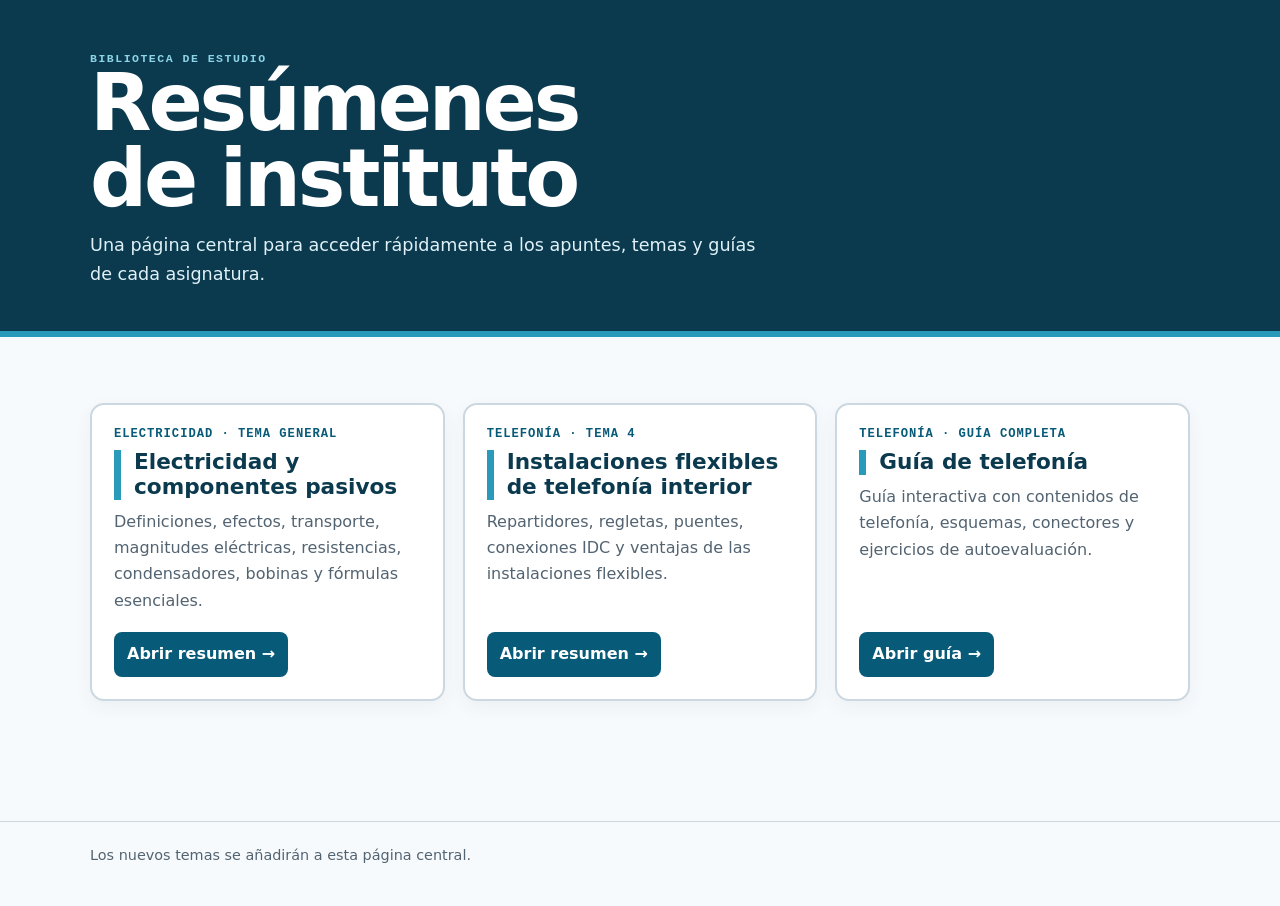
<file: index.html>
<!doctype html>
<html lang="es">
<head>
  <meta charset="utf-8">
  <meta name="viewport" content="width=device-width, initial-scale=1">
  <title>Resúmenes de instituto</title>
  <link rel="stylesheet" href="styles.css">
</head>
<body>
  <header class="top">
    <div class="wrap">
      <div class="eyebrow">Biblioteca de estudio</div>
      <h1>Resúmenes<br>de instituto</h1>
      <p>Una página central para acceder rápidamente a los apuntes, temas y guías de cada asignatura.</p>
    </div>
  </header>
  <main class="wrap">
    <section class="grid" aria-label="Lista de resúmenes">
      <article class="card">
        <div class="meta">Electricidad · Tema general</div>
        <h2>Electricidad y componentes pasivos</h2>
        <p>Definiciones, efectos, transporte, magnitudes eléctricas, resistencias, condensadores, bobinas y fórmulas esenciales.</p>
        <a class="go" href="temas/electricidad.html">Abrir resumen →</a>
      </article>
      <article class="card">
        <div class="meta">Telefonía · Tema 4</div>
        <h2>Instalaciones flexibles de telefonía interior</h2>
        <p>Repartidores, regletas, puentes, conexiones IDC y ventajas de las instalaciones flexibles.</p>
        <a class="go" href="temas/tema4-instalaciones-telefonia.html">Abrir resumen →</a>
      </article>
      <article class="card">
        <div class="meta">Telefonía · Guía completa</div>
        <h2>Guía de telefonía</h2>
        <p>Guía interactiva con contenidos de telefonía, esquemas, conectores y ejercicios de autoevaluación.</p>
        <a class="go" href="temas/guia-telefonia.html">Abrir guía →</a>
      </article>
    </section>
  </main>
  <footer class="foot"><div class="wrap">Los nuevos temas se añadirán a esta página central.</div></footer>
</body>
</html>
</file>
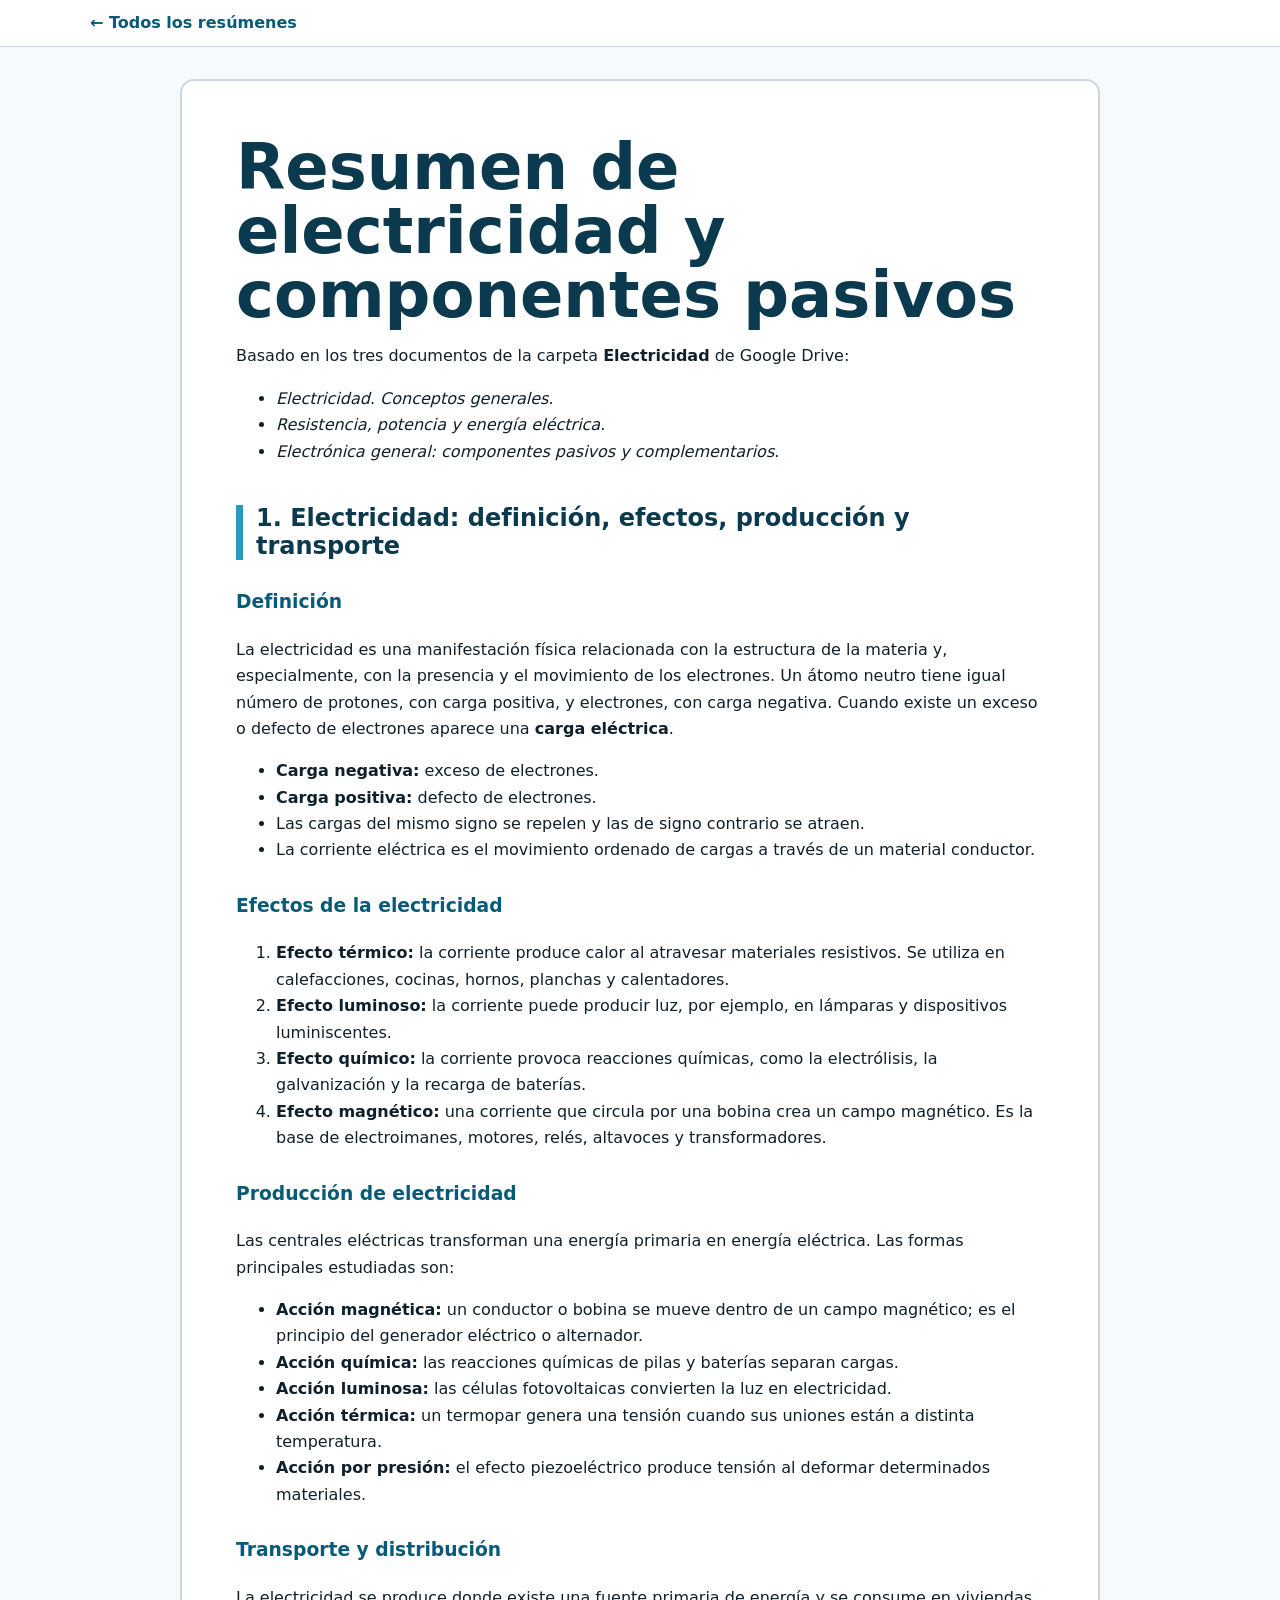
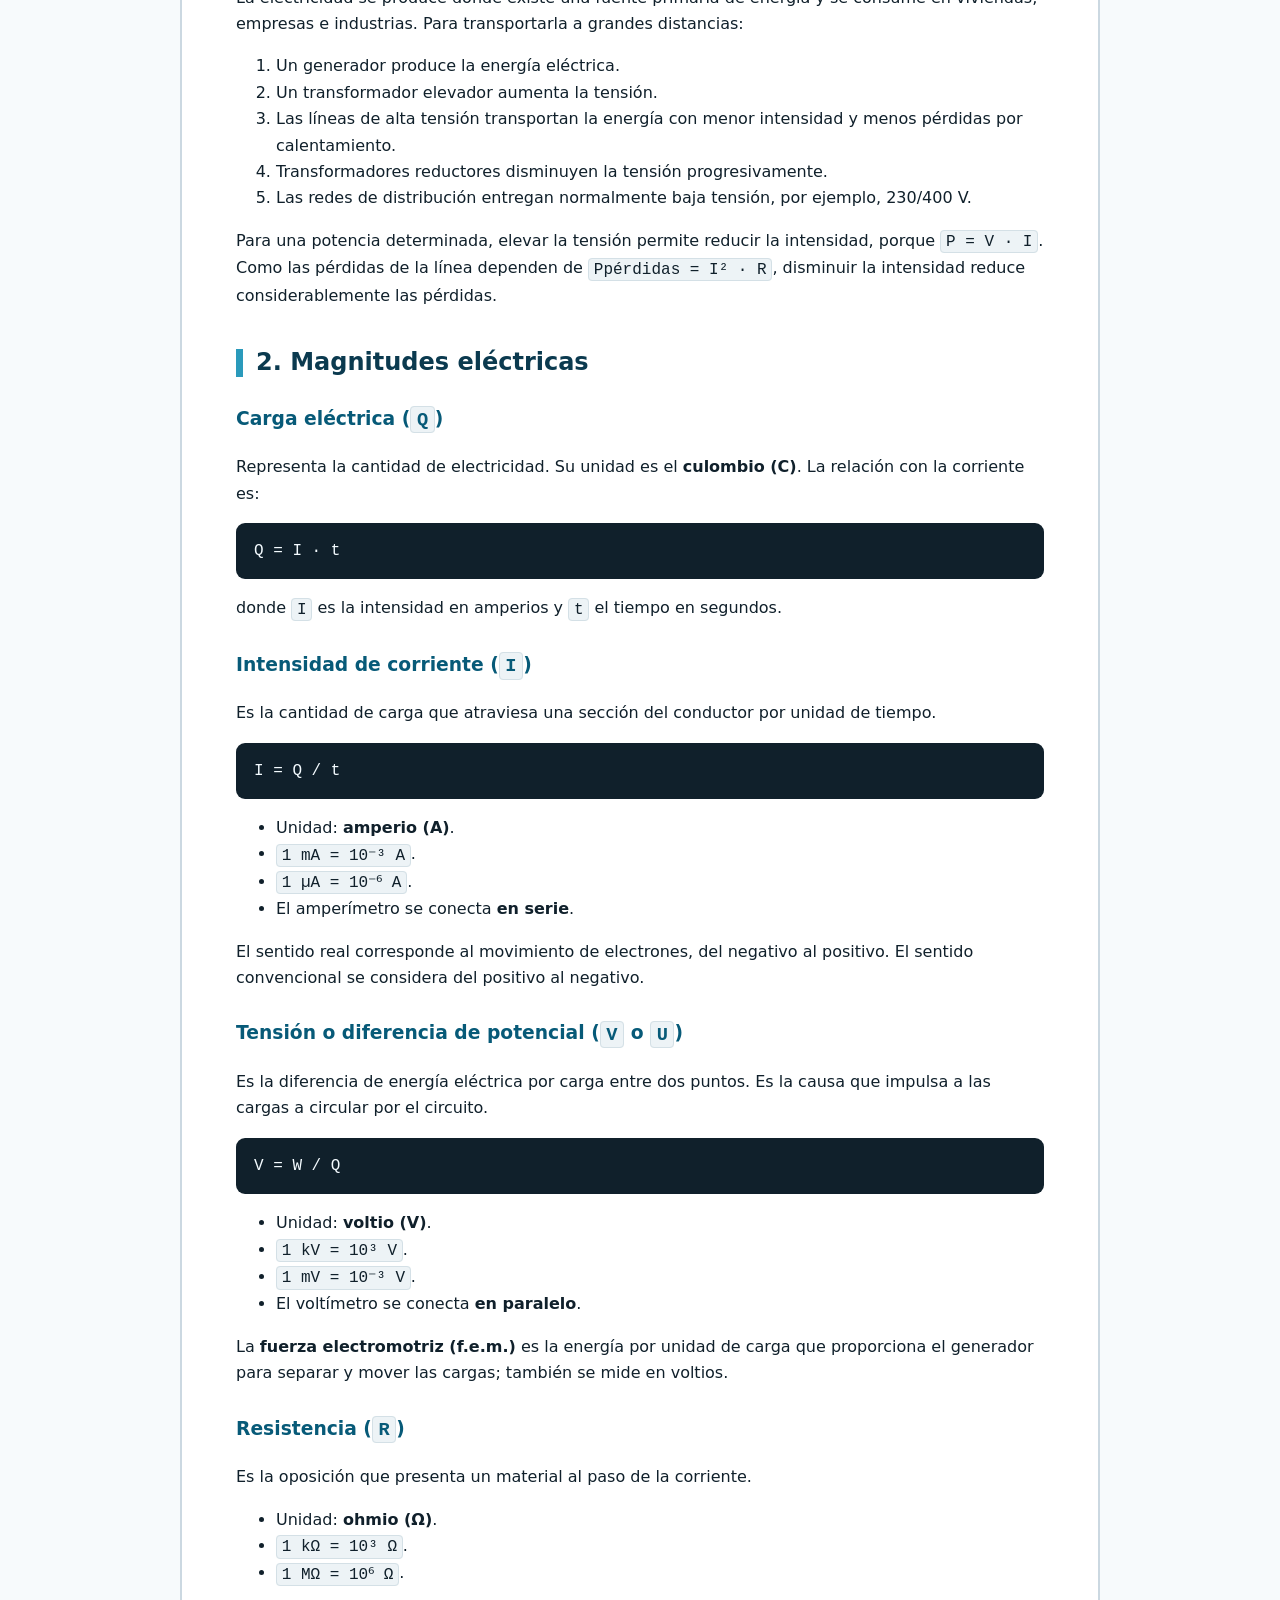
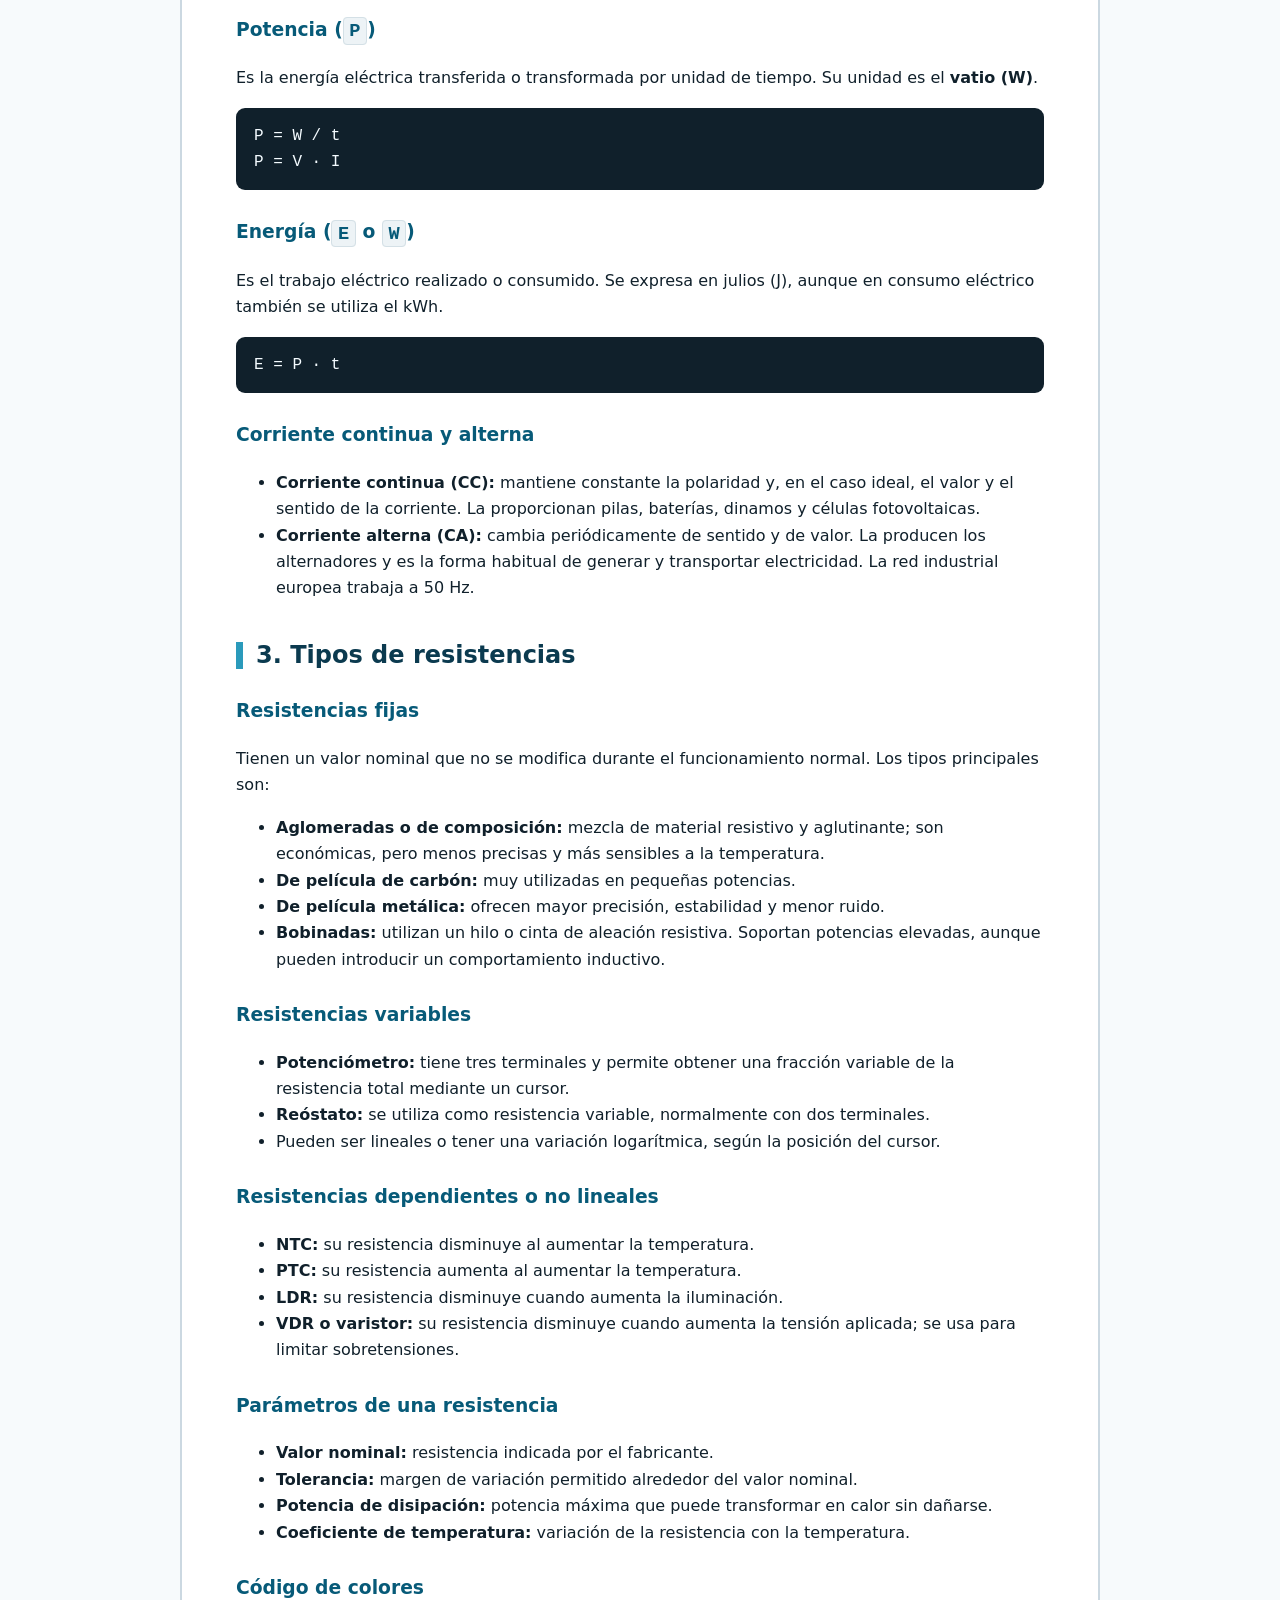
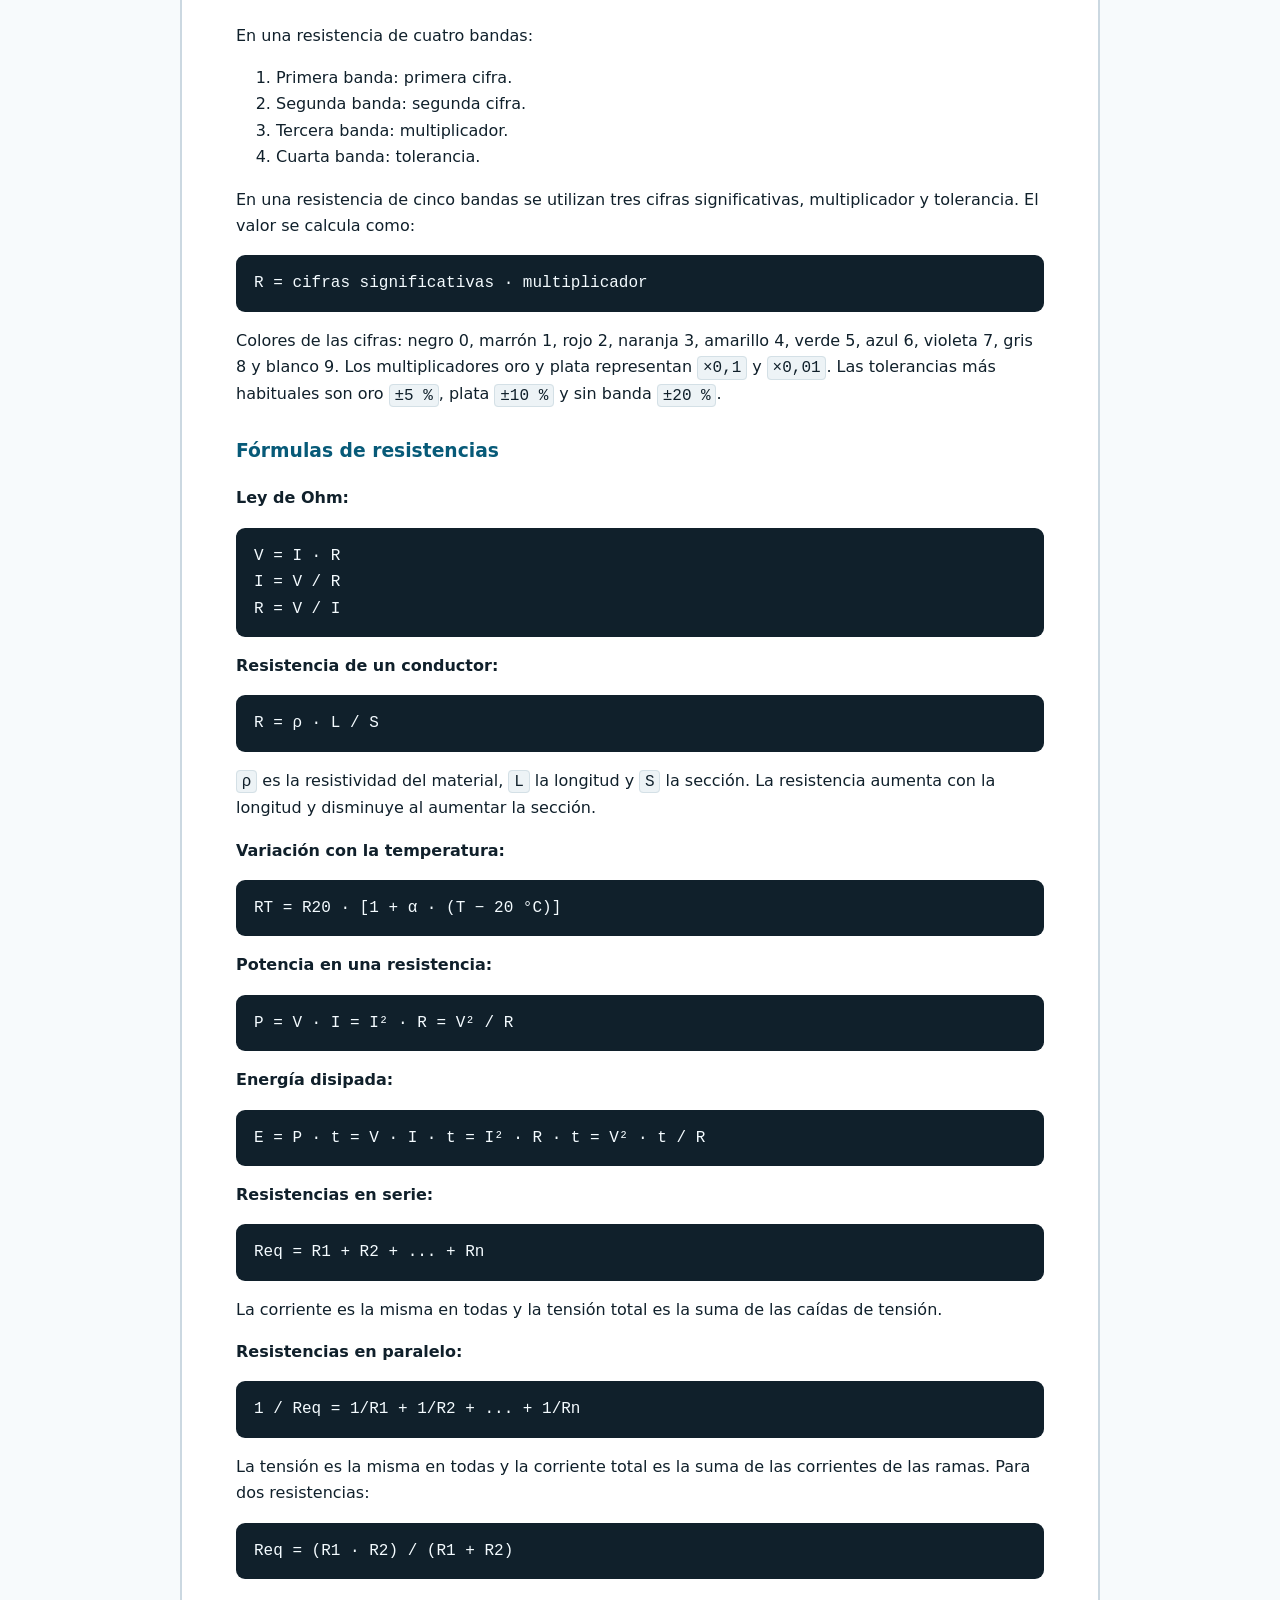
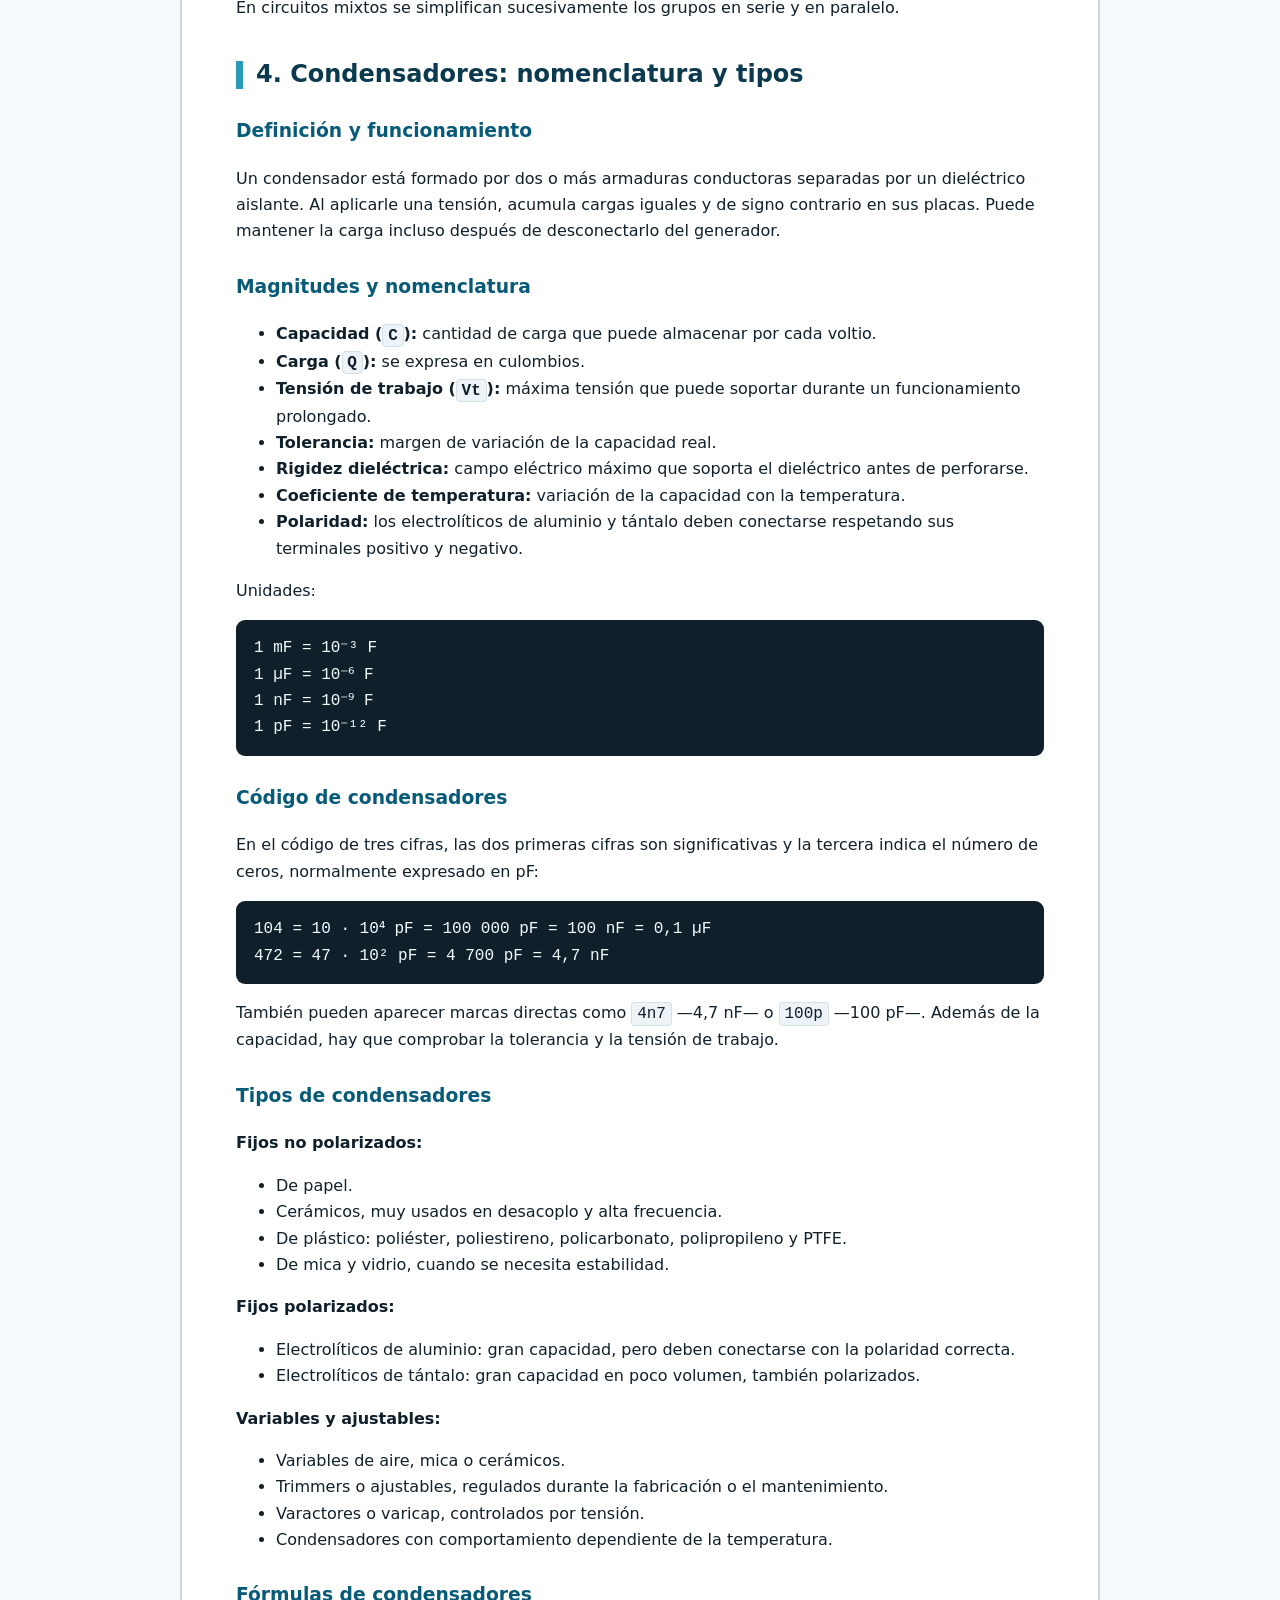
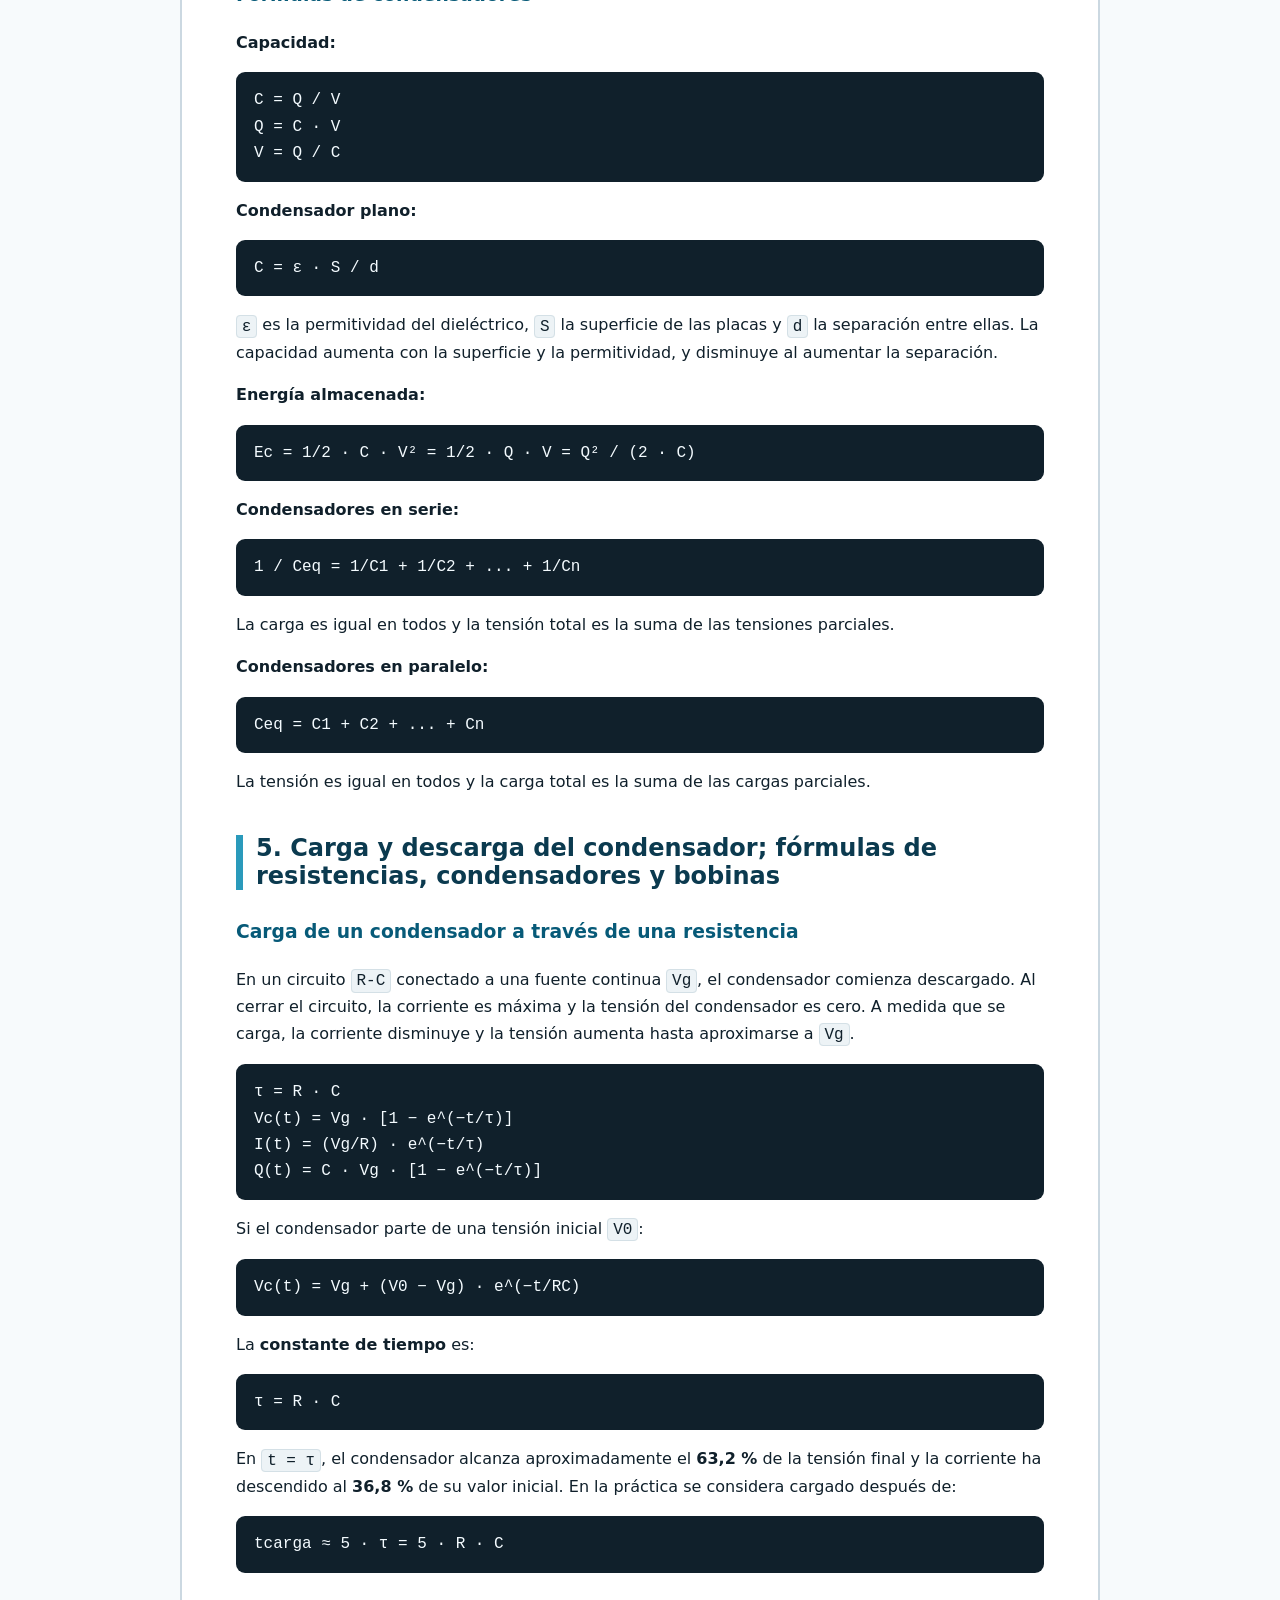
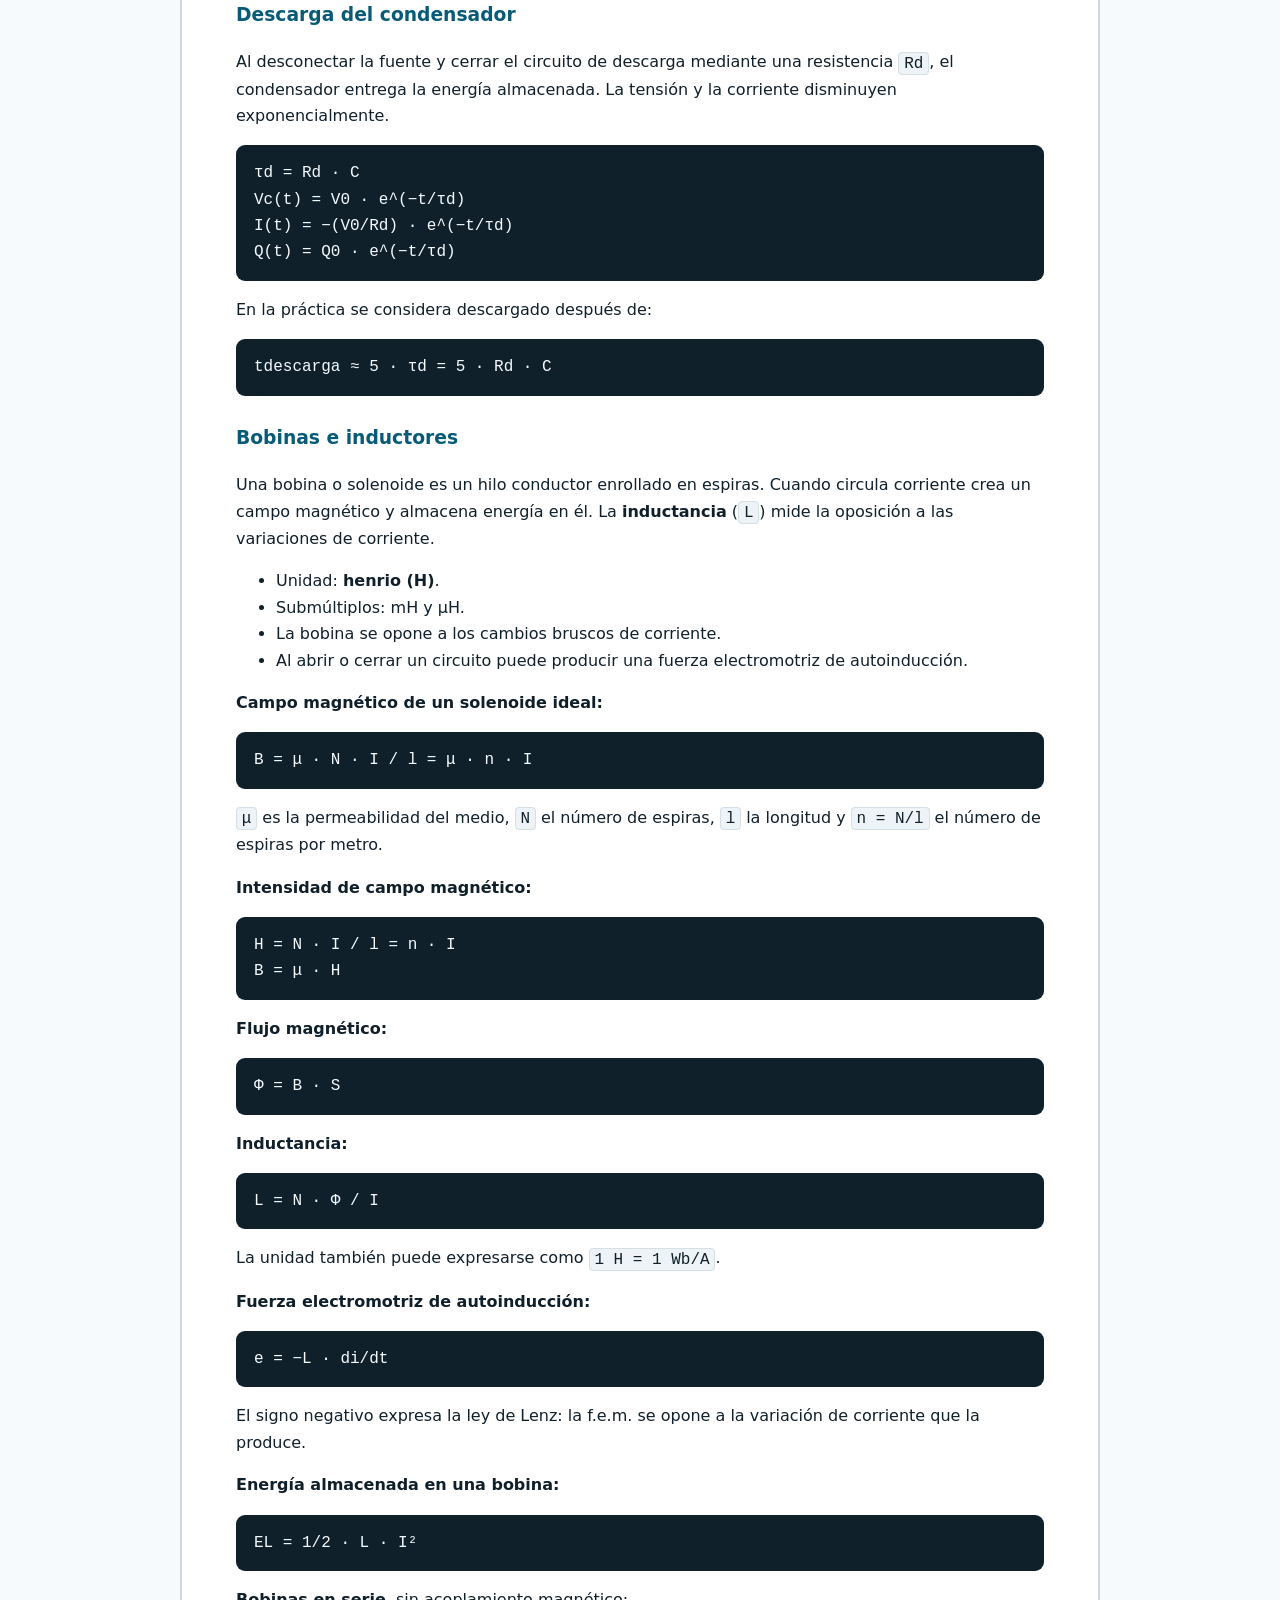
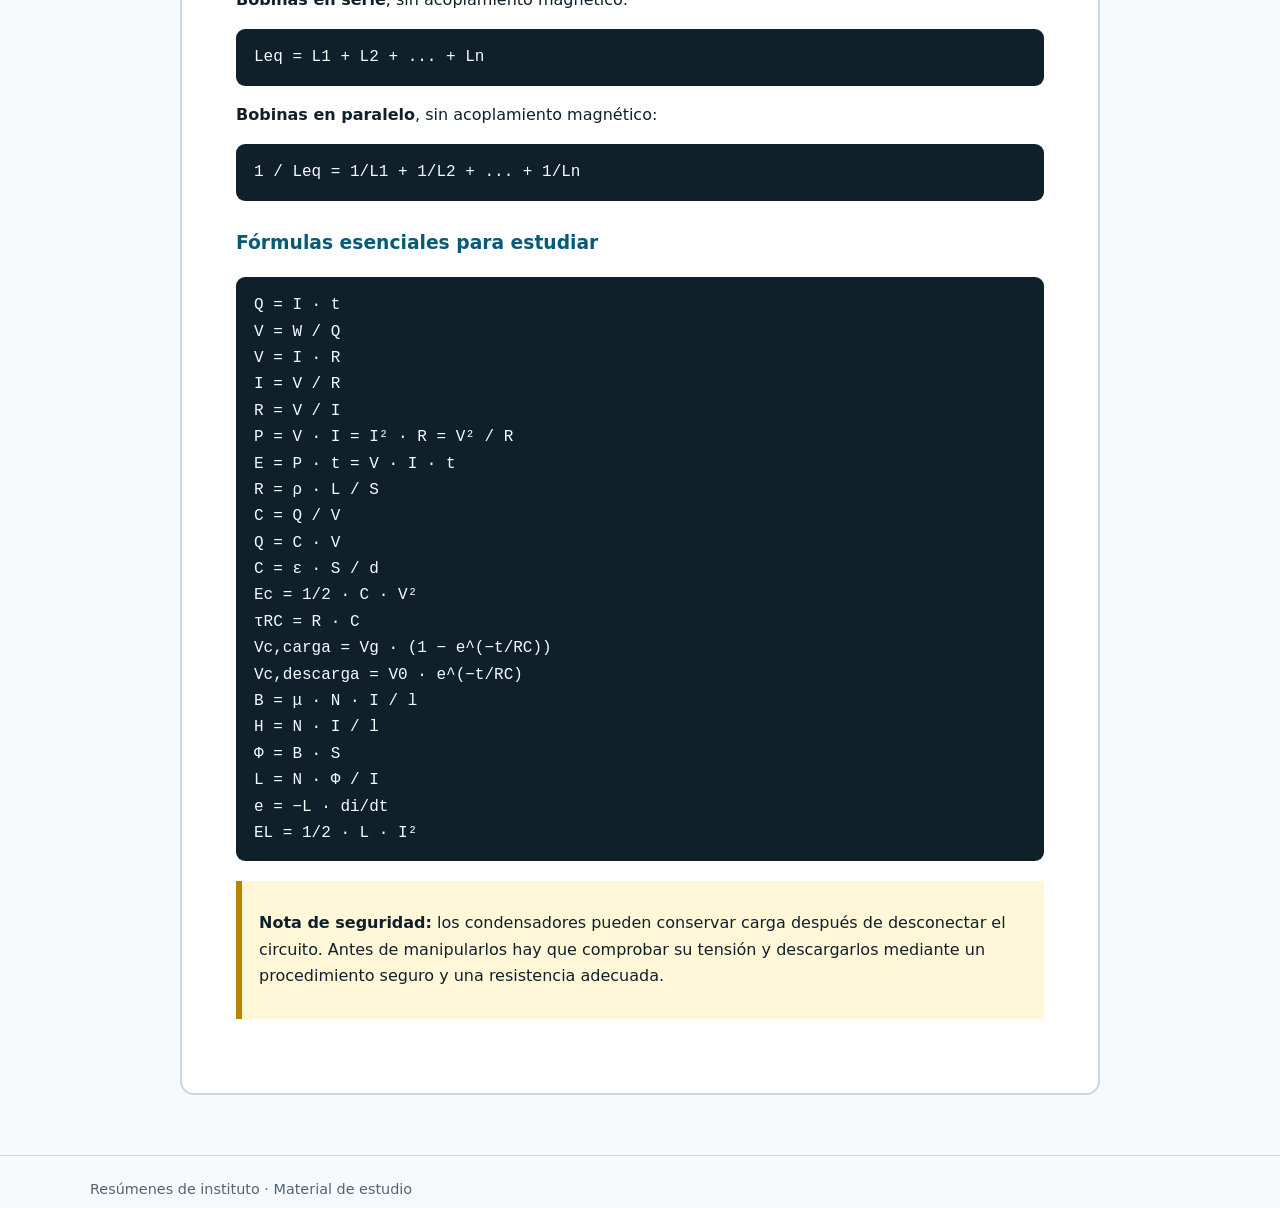
<file: temas/electricidad.html>
<!doctype html>
<html lang="es"><head><meta charset="utf-8"><meta name="viewport" content="width=device-width, initial-scale=1"><title>Electricidad · Resúmenes de instituto</title><link rel="stylesheet" href="../styles-v2.css"></head>
<body><nav class="nav"><div class="wrap"><a href="../index.html">← Todos los resúmenes</a></div></nav><main class="wrap"><article><h1>Resumen de electricidad y componentes pasivos</h1>
<p>Basado en los tres documentos de la carpeta <strong>Electricidad</strong> de Google Drive:</p>
<ul>
<li><em>Electricidad. Conceptos generales</em>.</li>
<li><em>Resistencia, potencia y energía eléctrica</em>.</li>
<li><em>Electrónica general: componentes pasivos y complementarios</em>.</li>
</ul>
<h2>1. Electricidad: definición, efectos, producción y transporte</h2>
<h3>Definición</h3>
<p>La electricidad es una manifestación física relacionada con la estructura de la materia y, especialmente, con la presencia y el movimiento de los electrones. Un átomo neutro tiene igual número de protones, con carga positiva, y electrones, con carga negativa. Cuando existe un exceso o defecto de electrones aparece una <strong>carga eléctrica</strong>.</p>
<ul>
<li><strong>Carga negativa:</strong> exceso de electrones.</li>
<li><strong>Carga positiva:</strong> defecto de electrones.</li>
<li>Las cargas del mismo signo se repelen y las de signo contrario se atraen.</li>
<li>La corriente eléctrica es el movimiento ordenado de cargas a través de un material conductor.</li>
</ul>
<h3>Efectos de la electricidad</h3>
<ol>
<li><strong>Efecto térmico:</strong> la corriente produce calor al atravesar materiales resistivos. Se utiliza en calefacciones, cocinas, hornos, planchas y calentadores.</li>
<li><strong>Efecto luminoso:</strong> la corriente puede producir luz, por ejemplo, en lámparas y dispositivos luminiscentes.</li>
<li><strong>Efecto químico:</strong> la corriente provoca reacciones químicas, como la electrólisis, la galvanización y la recarga de baterías.</li>
<li><strong>Efecto magnético:</strong> una corriente que circula por una bobina crea un campo magnético. Es la base de electroimanes, motores, relés, altavoces y transformadores.</li>
</ol>
<h3>Producción de electricidad</h3>
<p>Las centrales eléctricas transforman una energía primaria en energía eléctrica. Las formas principales estudiadas son:</p>
<ul>
<li><strong>Acción magnética:</strong> un conductor o bobina se mueve dentro de un campo magnético; es el principio del generador eléctrico o alternador.</li>
<li><strong>Acción química:</strong> las reacciones químicas de pilas y baterías separan cargas.</li>
<li><strong>Acción luminosa:</strong> las células fotovoltaicas convierten la luz en electricidad.</li>
<li><strong>Acción térmica:</strong> un termopar genera una tensión cuando sus uniones están a distinta temperatura.</li>
<li><strong>Acción por presión:</strong> el efecto piezoeléctrico produce tensión al deformar determinados materiales.</li>
</ul>
<h3>Transporte y distribución</h3>
<p>La electricidad se produce donde existe una fuente primaria de energía y se consume en viviendas, empresas e industrias. Para transportarla a grandes distancias:</p>
<ol>
<li>Un generador produce la energía eléctrica.</li>
<li>Un transformador elevador aumenta la tensión.</li>
<li>Las líneas de alta tensión transportan la energía con menor intensidad y menos pérdidas por calentamiento.</li>
<li>Transformadores reductores disminuyen la tensión progresivamente.</li>
<li>Las redes de distribución entregan normalmente baja tensión, por ejemplo, 230/400 V.</li>
</ol>
<p>Para una potencia determinada, elevar la tensión permite reducir la intensidad, porque <code>P = V · I</code>. Como las pérdidas de la línea dependen de <code>Ppérdidas = I² · R</code>, disminuir la intensidad reduce considerablemente las pérdidas.</p>
<h2>2. Magnitudes eléctricas</h2>
<h3>Carga eléctrica (<code>Q</code>)</h3>
<p>Representa la cantidad de electricidad. Su unidad es el <strong>culombio (C)</strong>. La relación con la corriente es:</p>
<pre><code class="language-text">Q = I · t
</code></pre>
<p>donde <code>I</code> es la intensidad en amperios y <code>t</code> el tiempo en segundos.</p>
<h3>Intensidad de corriente (<code>I</code>)</h3>
<p>Es la cantidad de carga que atraviesa una sección del conductor por unidad de tiempo.</p>
<pre><code class="language-text">I = Q / t
</code></pre>
<ul>
<li>Unidad: <strong>amperio (A)</strong>.</li>
<li><code>1 mA = 10⁻³ A</code>.</li>
<li><code>1 µA = 10⁻⁶ A</code>.</li>
<li>El amperímetro se conecta <strong>en serie</strong>.</li>
</ul>
<p>El sentido real corresponde al movimiento de electrones, del negativo al positivo. El sentido convencional se considera del positivo al negativo.</p>
<h3>Tensión o diferencia de potencial (<code>V</code> o <code>U</code>)</h3>
<p>Es la diferencia de energía eléctrica por carga entre dos puntos. Es la causa que impulsa a las cargas a circular por el circuito.</p>
<pre><code class="language-text">V = W / Q
</code></pre>
<ul>
<li>Unidad: <strong>voltio (V)</strong>.</li>
<li><code>1 kV = 10³ V</code>.</li>
<li><code>1 mV = 10⁻³ V</code>.</li>
<li>El voltímetro se conecta <strong>en paralelo</strong>.</li>
</ul>
<p>La <strong>fuerza electromotriz (f.e.m.)</strong> es la energía por unidad de carga que proporciona el generador para separar y mover las cargas; también se mide en voltios.</p>
<h3>Resistencia (<code>R</code>)</h3>
<p>Es la oposición que presenta un material al paso de la corriente.</p>
<ul>
<li>Unidad: <strong>ohmio (Ω)</strong>.</li>
<li><code>1 kΩ = 10³ Ω</code>.</li>
<li><code>1 MΩ = 10⁶ Ω</code>.</li>
</ul>
<h3>Potencia (<code>P</code>)</h3>
<p>Es la energía eléctrica transferida o transformada por unidad de tiempo. Su unidad es el <strong>vatio (W)</strong>.</p>
<pre><code class="language-text">P = W / t
P = V · I
</code></pre>
<h3>Energía (<code>E</code> o <code>W</code>)</h3>
<p>Es el trabajo eléctrico realizado o consumido. Se expresa en julios (J), aunque en consumo eléctrico también se utiliza el kWh.</p>
<pre><code class="language-text">E = P · t
</code></pre>
<h3>Corriente continua y alterna</h3>
<ul>
<li><strong>Corriente continua (CC):</strong> mantiene constante la polaridad y, en el caso ideal, el valor y el sentido de la corriente. La proporcionan pilas, baterías, dinamos y células fotovoltaicas.</li>
<li><strong>Corriente alterna (CA):</strong> cambia periódicamente de sentido y de valor. La producen los alternadores y es la forma habitual de generar y transportar electricidad. La red industrial europea trabaja a 50 Hz.</li>
</ul>
<h2>3. Tipos de resistencias</h2>
<h3>Resistencias fijas</h3>
<p>Tienen un valor nominal que no se modifica durante el funcionamiento normal. Los tipos principales son:</p>
<ul>
<li><strong>Aglomeradas o de composición:</strong> mezcla de material resistivo y aglutinante; son económicas, pero menos precisas y más sensibles a la temperatura.</li>
<li><strong>De película de carbón:</strong> muy utilizadas en pequeñas potencias.</li>
<li><strong>De película metálica:</strong> ofrecen mayor precisión, estabilidad y menor ruido.</li>
<li><strong>Bobinadas:</strong> utilizan un hilo o cinta de aleación resistiva. Soportan potencias elevadas, aunque pueden introducir un comportamiento inductivo.</li>
</ul>
<h3>Resistencias variables</h3>
<ul>
<li><strong>Potenciómetro:</strong> tiene tres terminales y permite obtener una fracción variable de la resistencia total mediante un cursor.</li>
<li><strong>Reóstato:</strong> se utiliza como resistencia variable, normalmente con dos terminales.</li>
<li>Pueden ser lineales o tener una variación logarítmica, según la posición del cursor.</li>
</ul>
<h3>Resistencias dependientes o no lineales</h3>
<ul>
<li><strong>NTC:</strong> su resistencia disminuye al aumentar la temperatura.</li>
<li><strong>PTC:</strong> su resistencia aumenta al aumentar la temperatura.</li>
<li><strong>LDR:</strong> su resistencia disminuye cuando aumenta la iluminación.</li>
<li><strong>VDR o varistor:</strong> su resistencia disminuye cuando aumenta la tensión aplicada; se usa para limitar sobretensiones.</li>
</ul>
<h3>Parámetros de una resistencia</h3>
<ul>
<li><strong>Valor nominal:</strong> resistencia indicada por el fabricante.</li>
<li><strong>Tolerancia:</strong> margen de variación permitido alrededor del valor nominal.</li>
<li><strong>Potencia de disipación:</strong> potencia máxima que puede transformar en calor sin dañarse.</li>
<li><strong>Coeficiente de temperatura:</strong> variación de la resistencia con la temperatura.</li>
</ul>
<h3>Código de colores</h3>
<p>En una resistencia de cuatro bandas:</p>
<ol>
<li>Primera banda: primera cifra.</li>
<li>Segunda banda: segunda cifra.</li>
<li>Tercera banda: multiplicador.</li>
<li>Cuarta banda: tolerancia.</li>
</ol>
<p>En una resistencia de cinco bandas se utilizan tres cifras significativas, multiplicador y tolerancia. El valor se calcula como:</p>
<pre><code class="language-text">R = cifras significativas · multiplicador
</code></pre>
<p>Colores de las cifras: negro 0, marrón 1, rojo 2, naranja 3, amarillo 4, verde 5, azul 6, violeta 7, gris 8 y blanco 9. Los multiplicadores oro y plata representan <code>×0,1</code> y <code>×0,01</code>. Las tolerancias más habituales son oro <code>±5 %</code>, plata <code>±10 %</code> y sin banda <code>±20 %</code>.</p>
<h3>Fórmulas de resistencias</h3>
<p><strong>Ley de Ohm:</strong></p>
<pre><code class="language-text">V = I · R
I = V / R
R = V / I
</code></pre>
<p><strong>Resistencia de un conductor:</strong></p>
<pre><code class="language-text">R = ρ · L / S
</code></pre>
<p><code>ρ</code> es la resistividad del material, <code>L</code> la longitud y <code>S</code> la sección. La resistencia aumenta con la longitud y disminuye al aumentar la sección.</p>
<p><strong>Variación con la temperatura:</strong></p>
<pre><code class="language-text">RT = R20 · [1 + α · (T − 20 °C)]
</code></pre>
<p><strong>Potencia en una resistencia:</strong></p>
<pre><code class="language-text">P = V · I = I² · R = V² / R
</code></pre>
<p><strong>Energía disipada:</strong></p>
<pre><code class="language-text">E = P · t = V · I · t = I² · R · t = V² · t / R
</code></pre>
<p><strong>Resistencias en serie:</strong></p>
<pre><code class="language-text">Req = R1 + R2 + ... + Rn
</code></pre>
<p>La corriente es la misma en todas y la tensión total es la suma de las caídas de tensión.</p>
<p><strong>Resistencias en paralelo:</strong></p>
<pre><code class="language-text">1 / Req = 1/R1 + 1/R2 + ... + 1/Rn
</code></pre>
<p>La tensión es la misma en todas y la corriente total es la suma de las corrientes de las ramas. Para dos resistencias:</p>
<pre><code class="language-text">Req = (R1 · R2) / (R1 + R2)
</code></pre>
<p>En circuitos mixtos se simplifican sucesivamente los grupos en serie y en paralelo.</p>
<h2>4. Condensadores: nomenclatura y tipos</h2>
<h3>Definición y funcionamiento</h3>
<p>Un condensador está formado por dos o más armaduras conductoras separadas por un dieléctrico aislante. Al aplicarle una tensión, acumula cargas iguales y de signo contrario en sus placas. Puede mantener la carga incluso después de desconectarlo del generador.</p>
<h3>Magnitudes y nomenclatura</h3>
<ul>
<li><strong>Capacidad (<code>C</code>):</strong> cantidad de carga que puede almacenar por cada voltio.</li>
<li><strong>Carga (<code>Q</code>):</strong> se expresa en culombios.</li>
<li><strong>Tensión de trabajo (<code>Vt</code>):</strong> máxima tensión que puede soportar durante un funcionamiento prolongado.</li>
<li><strong>Tolerancia:</strong> margen de variación de la capacidad real.</li>
<li><strong>Rigidez dieléctrica:</strong> campo eléctrico máximo que soporta el dieléctrico antes de perforarse.</li>
<li><strong>Coeficiente de temperatura:</strong> variación de la capacidad con la temperatura.</li>
<li><strong>Polaridad:</strong> los electrolíticos de aluminio y tántalo deben conectarse respetando sus terminales positivo y negativo.</li>
</ul>
<p>Unidades:</p>
<pre><code class="language-text">1 mF = 10⁻³ F
1 µF = 10⁻⁶ F
1 nF = 10⁻⁹ F
1 pF = 10⁻¹² F
</code></pre>
<h3>Código de condensadores</h3>
<p>En el código de tres cifras, las dos primeras cifras son significativas y la tercera indica el número de ceros, normalmente expresado en pF:</p>
<pre><code class="language-text">104 = 10 · 10⁴ pF = 100 000 pF = 100 nF = 0,1 µF
472 = 47 · 10² pF = 4 700 pF = 4,7 nF
</code></pre>
<p>También pueden aparecer marcas directas como <code>4n7</code> —4,7 nF— o <code>100p</code> —100 pF—. Además de la capacidad, hay que comprobar la tolerancia y la tensión de trabajo.</p>
<h3>Tipos de condensadores</h3>
<p><strong>Fijos no polarizados:</strong></p>
<ul>
<li>De papel.</li>
<li>Cerámicos, muy usados en desacoplo y alta frecuencia.</li>
<li>De plástico: poliéster, poliestireno, policarbonato, polipropileno y PTFE.</li>
<li>De mica y vidrio, cuando se necesita estabilidad.</li>
</ul>
<p><strong>Fijos polarizados:</strong></p>
<ul>
<li>Electrolíticos de aluminio: gran capacidad, pero deben conectarse con la polaridad correcta.</li>
<li>Electrolíticos de tántalo: gran capacidad en poco volumen, también polarizados.</li>
</ul>
<p><strong>Variables y ajustables:</strong></p>
<ul>
<li>Variables de aire, mica o cerámicos.</li>
<li>Trimmers o ajustables, regulados durante la fabricación o el mantenimiento.</li>
<li>Varactores o varicap, controlados por tensión.</li>
<li>Condensadores con comportamiento dependiente de la temperatura.</li>
</ul>
<h3>Fórmulas de condensadores</h3>
<p><strong>Capacidad:</strong></p>
<pre><code class="language-text">C = Q / V
Q = C · V
V = Q / C
</code></pre>
<p><strong>Condensador plano:</strong></p>
<pre><code class="language-text">C = ε · S / d
</code></pre>
<p><code>ε</code> es la permitividad del dieléctrico, <code>S</code> la superficie de las placas y <code>d</code> la separación entre ellas. La capacidad aumenta con la superficie y la permitividad, y disminuye al aumentar la separación.</p>
<p><strong>Energía almacenada:</strong></p>
<pre><code class="language-text">Ec = 1/2 · C · V² = 1/2 · Q · V = Q² / (2 · C)
</code></pre>
<p><strong>Condensadores en serie:</strong></p>
<pre><code class="language-text">1 / Ceq = 1/C1 + 1/C2 + ... + 1/Cn
</code></pre>
<p>La carga es igual en todos y la tensión total es la suma de las tensiones parciales.</p>
<p><strong>Condensadores en paralelo:</strong></p>
<pre><code class="language-text">Ceq = C1 + C2 + ... + Cn
</code></pre>
<p>La tensión es igual en todos y la carga total es la suma de las cargas parciales.</p>
<h2>5. Carga y descarga del condensador; fórmulas de resistencias, condensadores y bobinas</h2>
<h3>Carga de un condensador a través de una resistencia</h3>
<p>En un circuito <code>R-C</code> conectado a una fuente continua <code>Vg</code>, el condensador comienza descargado. Al cerrar el circuito, la corriente es máxima y la tensión del condensador es cero. A medida que se carga, la corriente disminuye y la tensión aumenta hasta aproximarse a <code>Vg</code>.</p>
<pre><code class="language-text">τ = R · C
Vc(t) = Vg · [1 − e^(−t/τ)]
I(t) = (Vg/R) · e^(−t/τ)
Q(t) = C · Vg · [1 − e^(−t/τ)]
</code></pre>
<p>Si el condensador parte de una tensión inicial <code>V0</code>:</p>
<pre><code class="language-text">Vc(t) = Vg + (V0 − Vg) · e^(−t/RC)
</code></pre>
<p>La <strong>constante de tiempo</strong> es:</p>
<pre><code class="language-text">τ = R · C
</code></pre>
<p>En <code>t = τ</code>, el condensador alcanza aproximadamente el <strong>63,2 %</strong> de la tensión final y la corriente ha descendido al <strong>36,8 %</strong> de su valor inicial. En la práctica se considera cargado después de:</p>
<pre><code class="language-text">tcarga ≈ 5 · τ = 5 · R · C
</code></pre>
<h3>Descarga del condensador</h3>
<p>Al desconectar la fuente y cerrar el circuito de descarga mediante una resistencia <code>Rd</code>, el condensador entrega la energía almacenada. La tensión y la corriente disminuyen exponencialmente.</p>
<pre><code class="language-text">τd = Rd · C
Vc(t) = V0 · e^(−t/τd)
I(t) = −(V0/Rd) · e^(−t/τd)
Q(t) = Q0 · e^(−t/τd)
</code></pre>
<p>En la práctica se considera descargado después de:</p>
<pre><code class="language-text">tdescarga ≈ 5 · τd = 5 · Rd · C
</code></pre>
<h3>Bobinas e inductores</h3>
<p>Una bobina o solenoide es un hilo conductor enrollado en espiras. Cuando circula corriente crea un campo magnético y almacena energía en él. La <strong>inductancia</strong> (<code>L</code>) mide la oposición a las variaciones de corriente.</p>
<ul>
<li>Unidad: <strong>henrio (H)</strong>.</li>
<li>Submúltiplos: mH y µH.</li>
<li>La bobina se opone a los cambios bruscos de corriente.</li>
<li>Al abrir o cerrar un circuito puede producir una fuerza electromotriz de autoinducción.</li>
</ul>
<p><strong>Campo magnético de un solenoide ideal:</strong></p>
<pre><code class="language-text">B = μ · N · I / l = μ · n · I
</code></pre>
<p><code>μ</code> es la permeabilidad del medio, <code>N</code> el número de espiras, <code>l</code> la longitud y <code>n = N/l</code> el número de espiras por metro.</p>
<p><strong>Intensidad de campo magnético:</strong></p>
<pre><code class="language-text">H = N · I / l = n · I
B = μ · H
</code></pre>
<p><strong>Flujo magnético:</strong></p>
<pre><code class="language-text">Φ = B · S
</code></pre>
<p><strong>Inductancia:</strong></p>
<pre><code class="language-text">L = N · Φ / I
</code></pre>
<p>La unidad también puede expresarse como <code>1 H = 1 Wb/A</code>.</p>
<p><strong>Fuerza electromotriz de autoinducción:</strong></p>
<pre><code class="language-text">e = −L · di/dt
</code></pre>
<p>El signo negativo expresa la ley de Lenz: la f.e.m. se opone a la variación de corriente que la produce.</p>
<p><strong>Energía almacenada en una bobina:</strong></p>
<pre><code class="language-text">EL = 1/2 · L · I²
</code></pre>
<p><strong>Bobinas en serie</strong>, sin acoplamiento magnético:</p>
<pre><code class="language-text">Leq = L1 + L2 + ... + Ln
</code></pre>
<p><strong>Bobinas en paralelo</strong>, sin acoplamiento magnético:</p>
<pre><code class="language-text">1 / Leq = 1/L1 + 1/L2 + ... + 1/Ln
</code></pre>
<h3>Fórmulas esenciales para estudiar</h3>
<pre><code class="language-text">Q = I · t
V = W / Q
V = I · R
I = V / R
R = V / I
P = V · I = I² · R = V² / R
E = P · t = V · I · t
R = ρ · L / S
C = Q / V
Q = C · V
C = ε · S / d
Ec = 1/2 · C · V²
τRC = R · C
Vc,carga = Vg · (1 − e^(−t/RC))
Vc,descarga = V0 · e^(−t/RC)
B = μ · N · I / l
H = N · I / l
Φ = B · S
L = N · Φ / I
e = −L · di/dt
EL = 1/2 · L · I²
</code></pre>
<blockquote>
<p><strong>Nota de seguridad:</strong> los condensadores pueden conservar carga después de desconectar el circuito. Antes de manipularlos hay que comprobar su tensión y descargarlos mediante un procedimiento seguro y una resistencia adecuada.</p>
</blockquote></article></main><footer class="foot"><div class="wrap">Resúmenes de instituto · Material de estudio</div></footer></body></html>
</file>
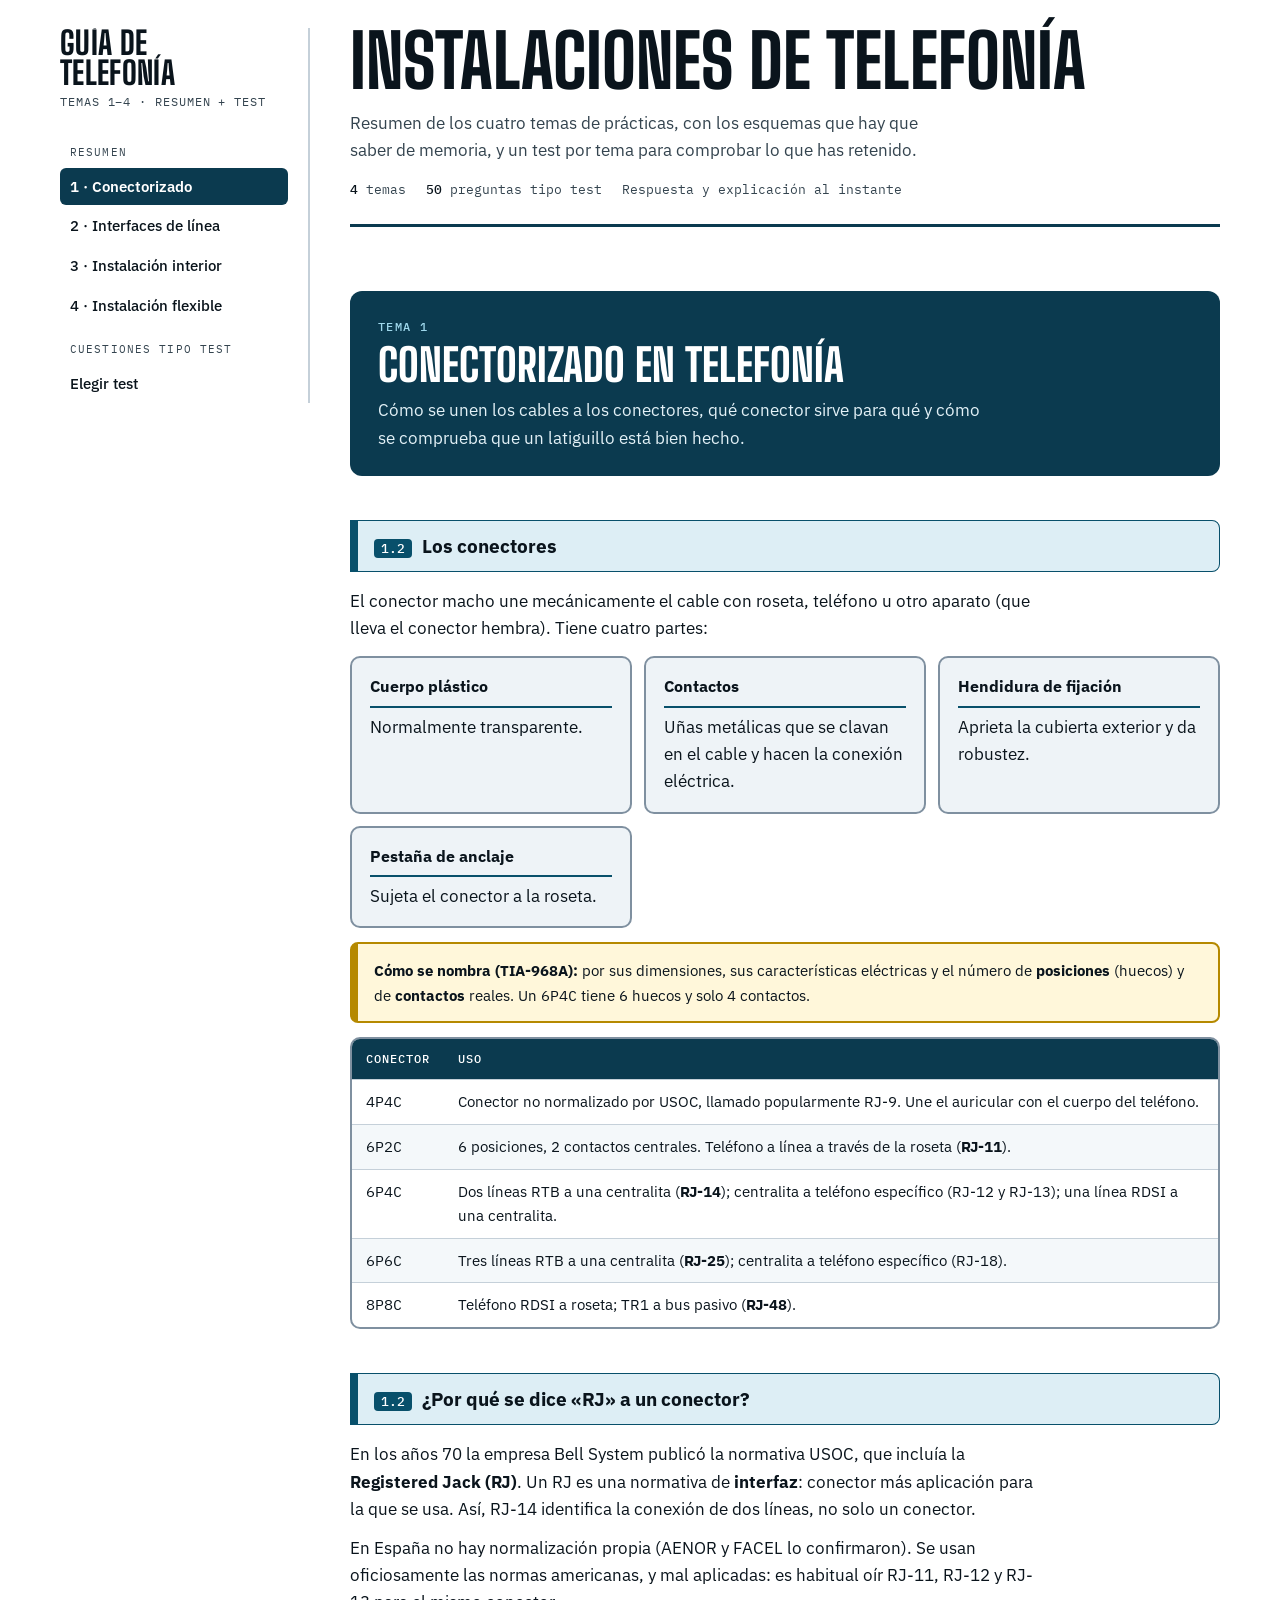
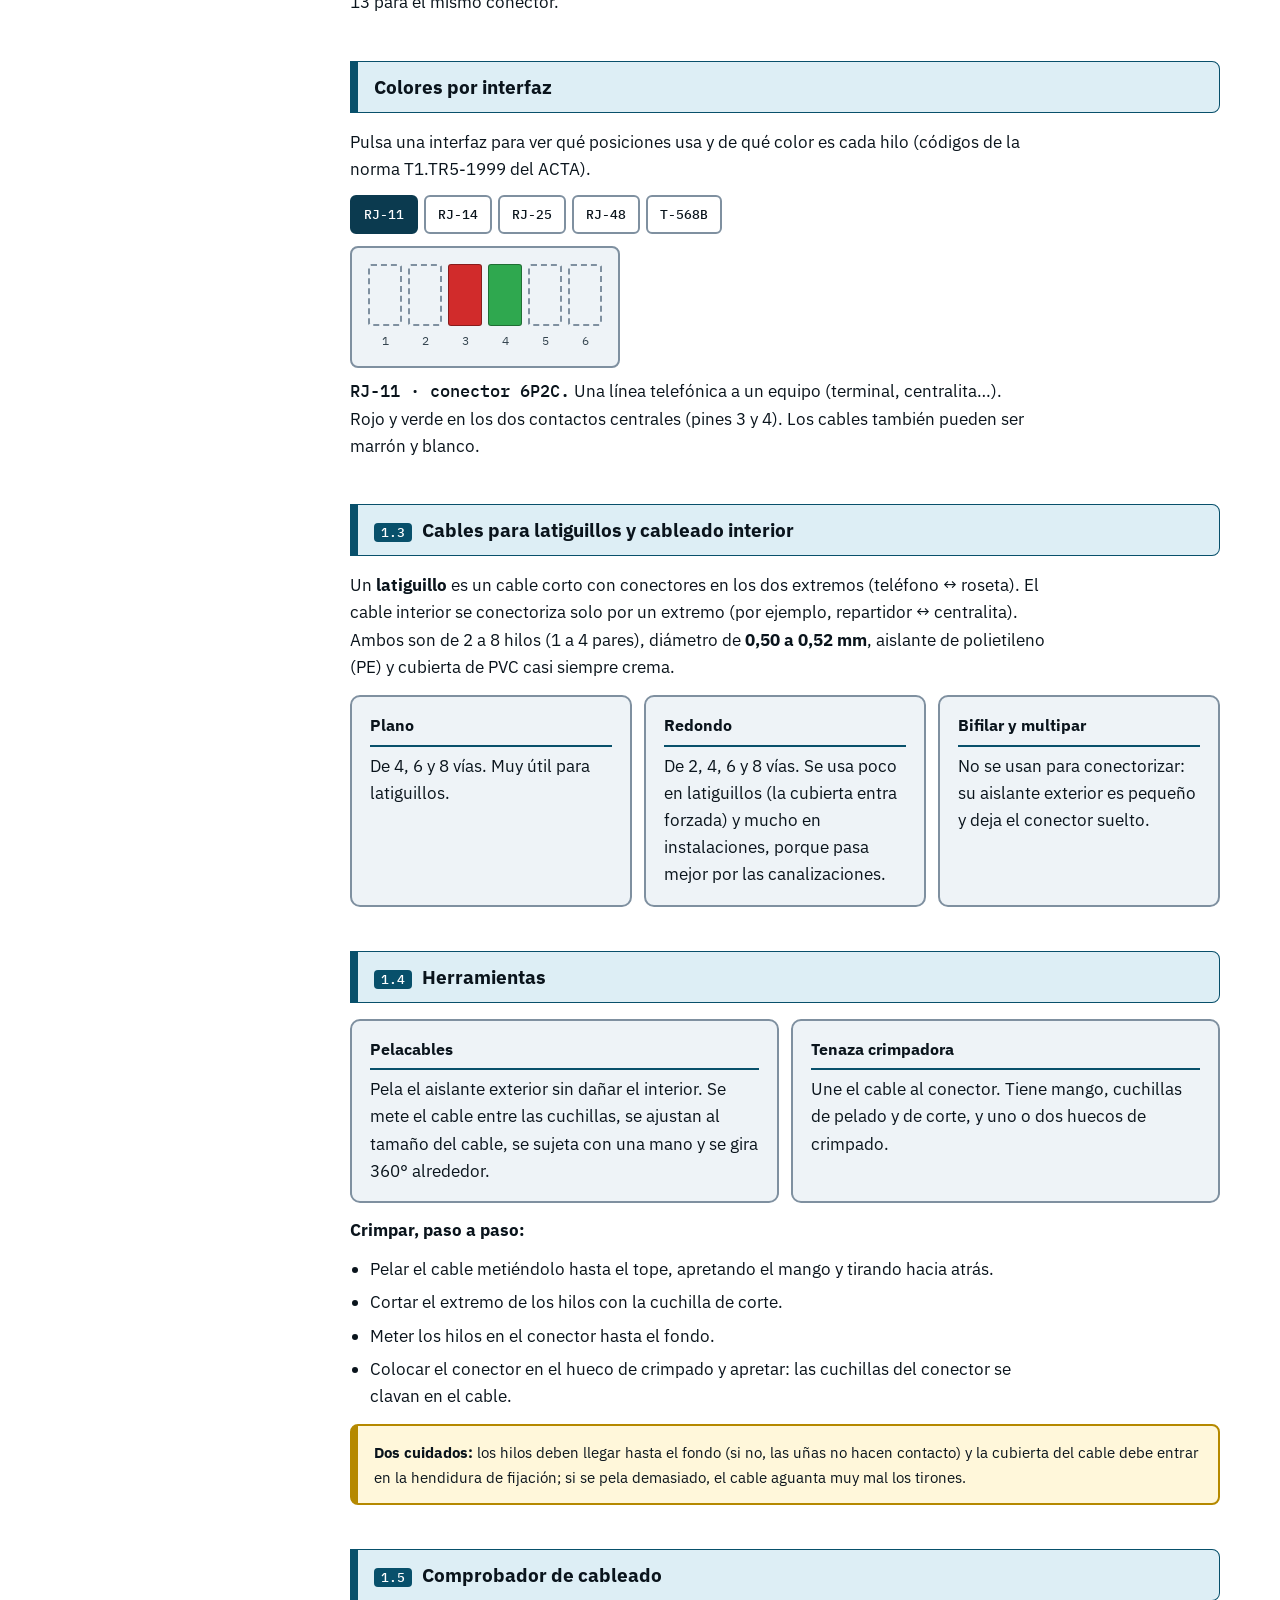
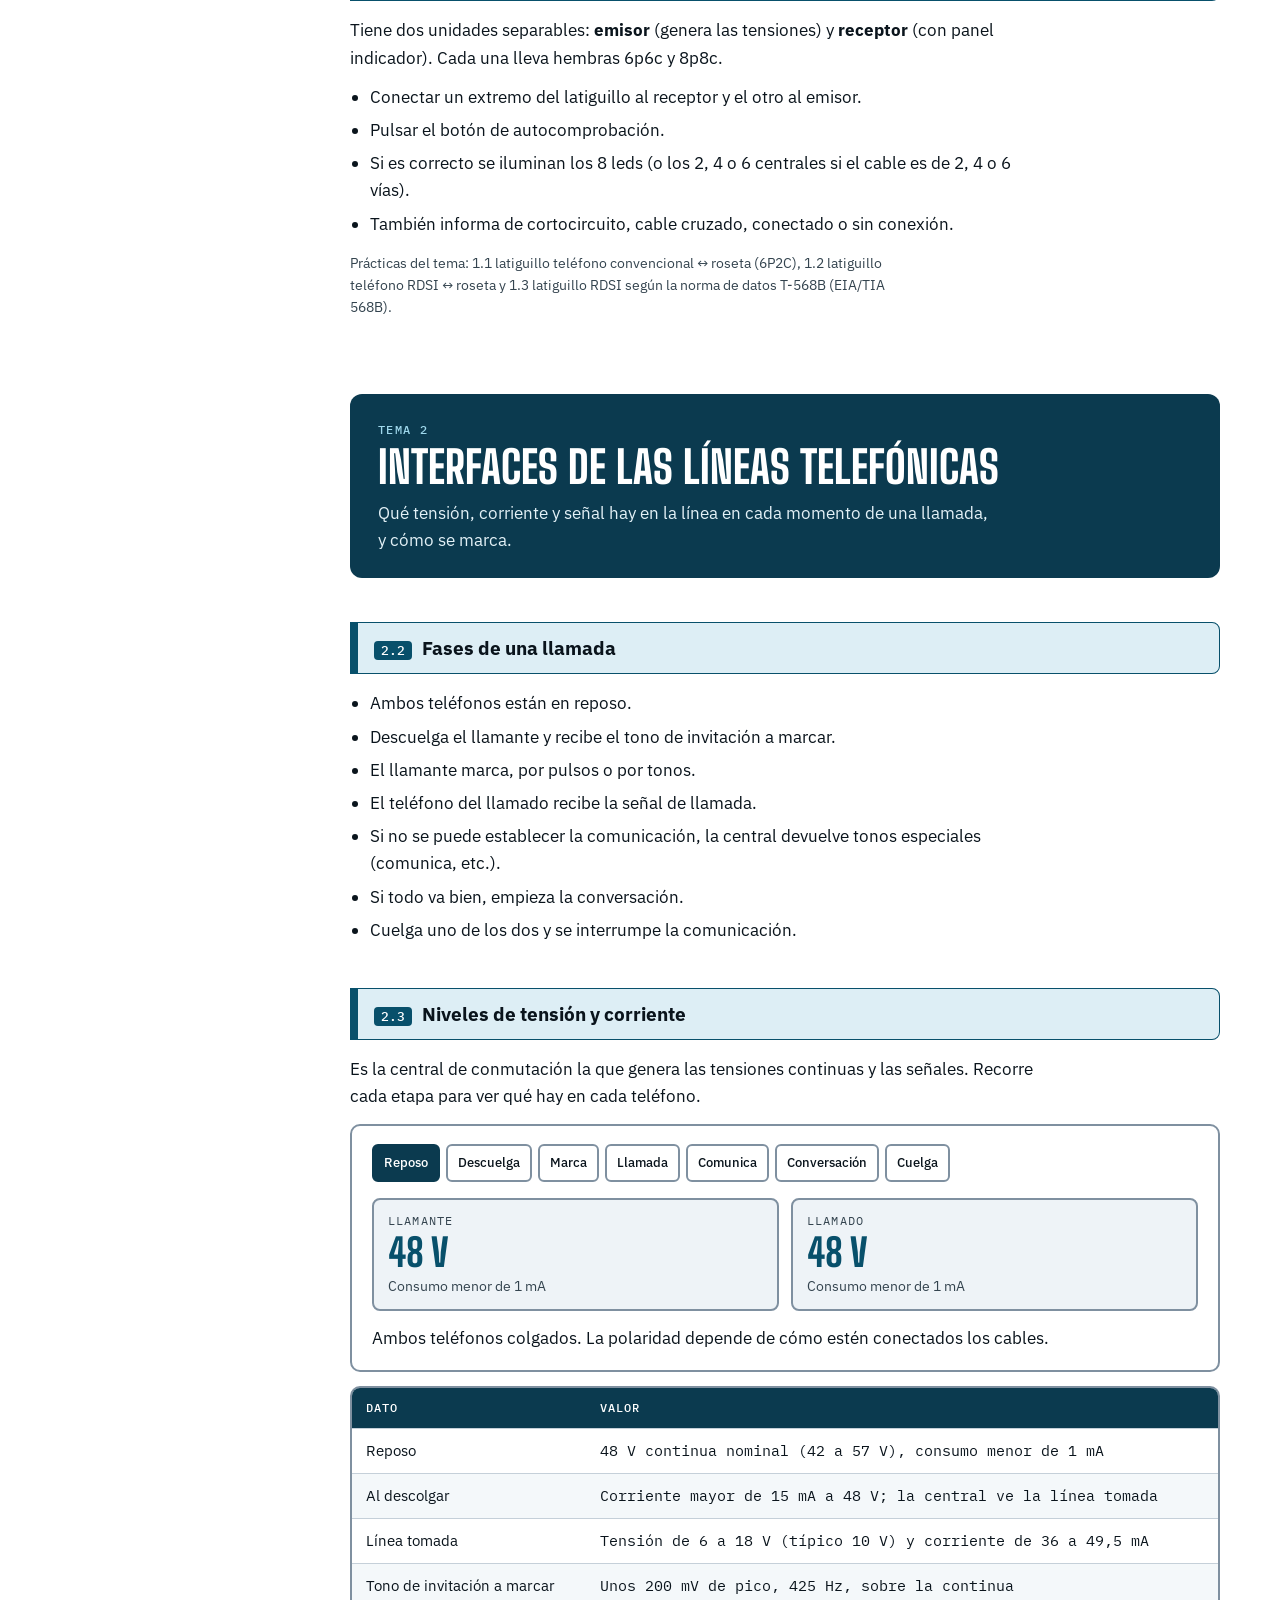
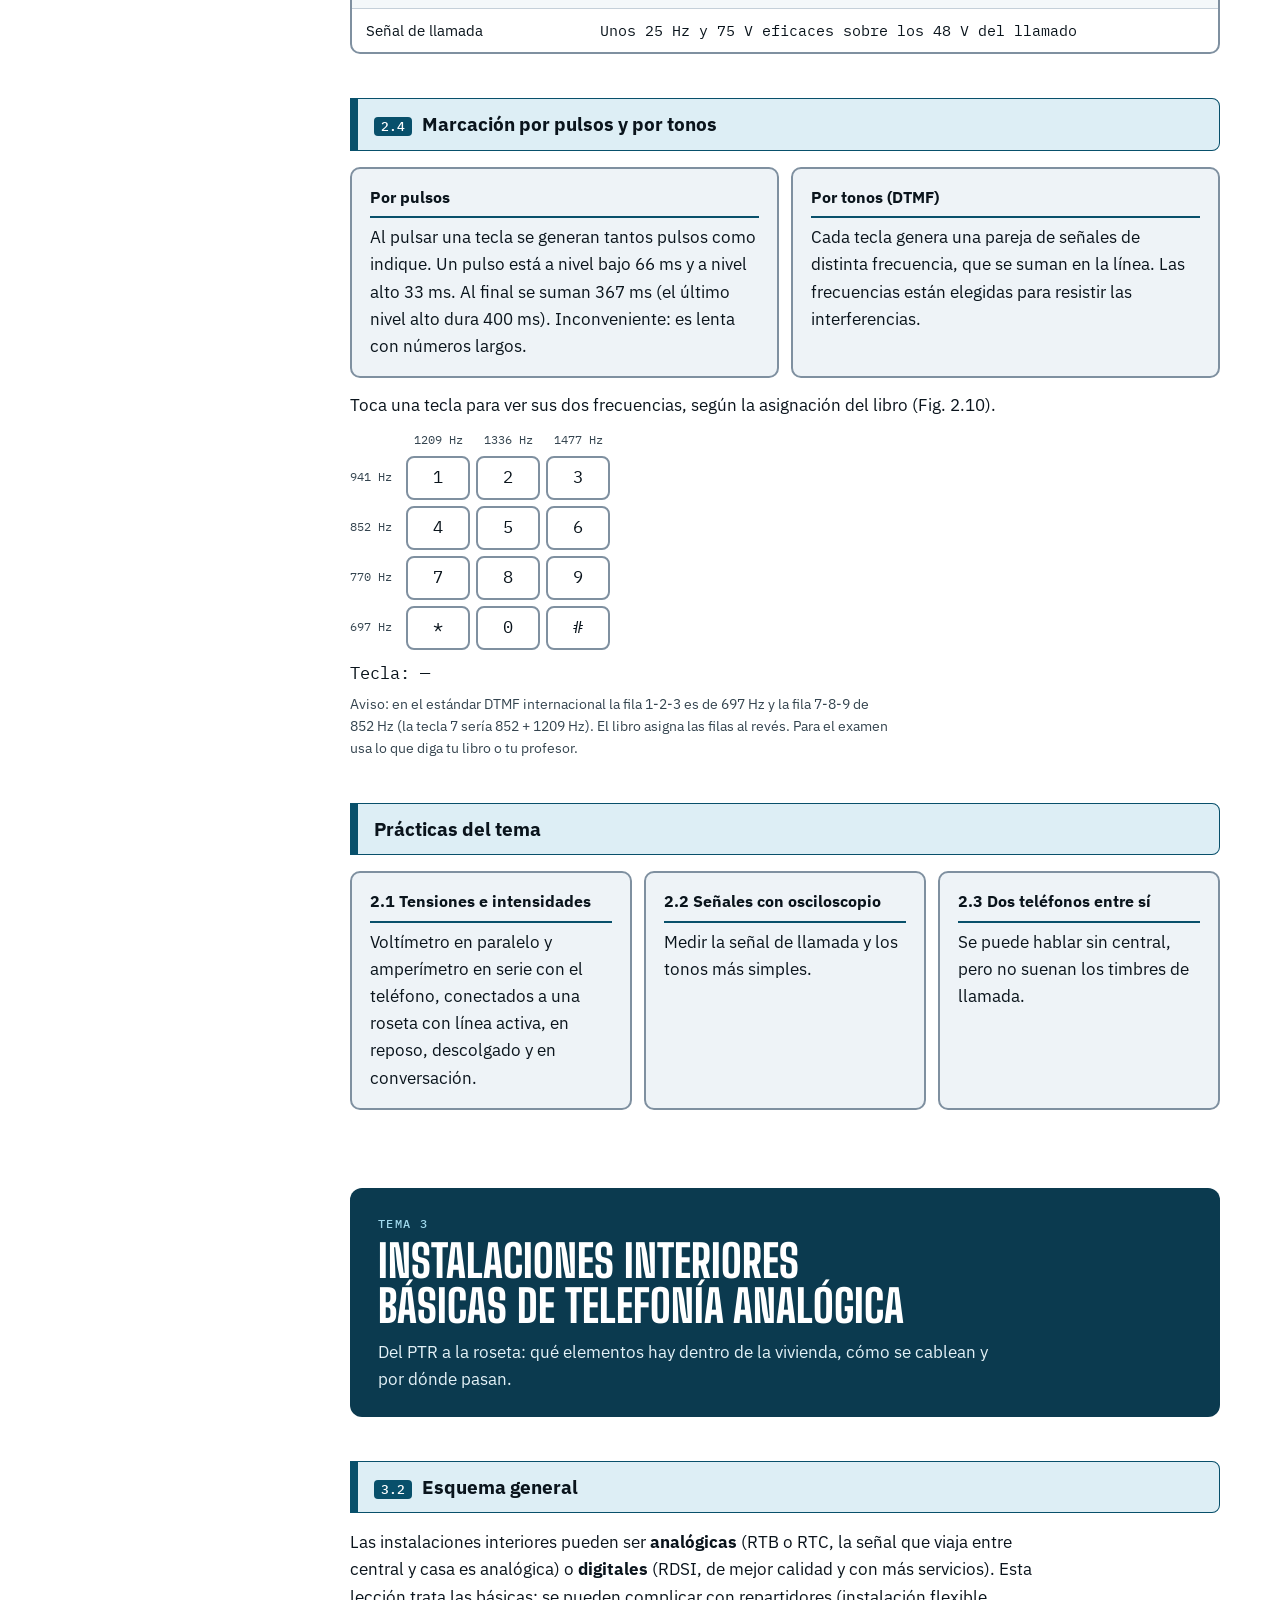
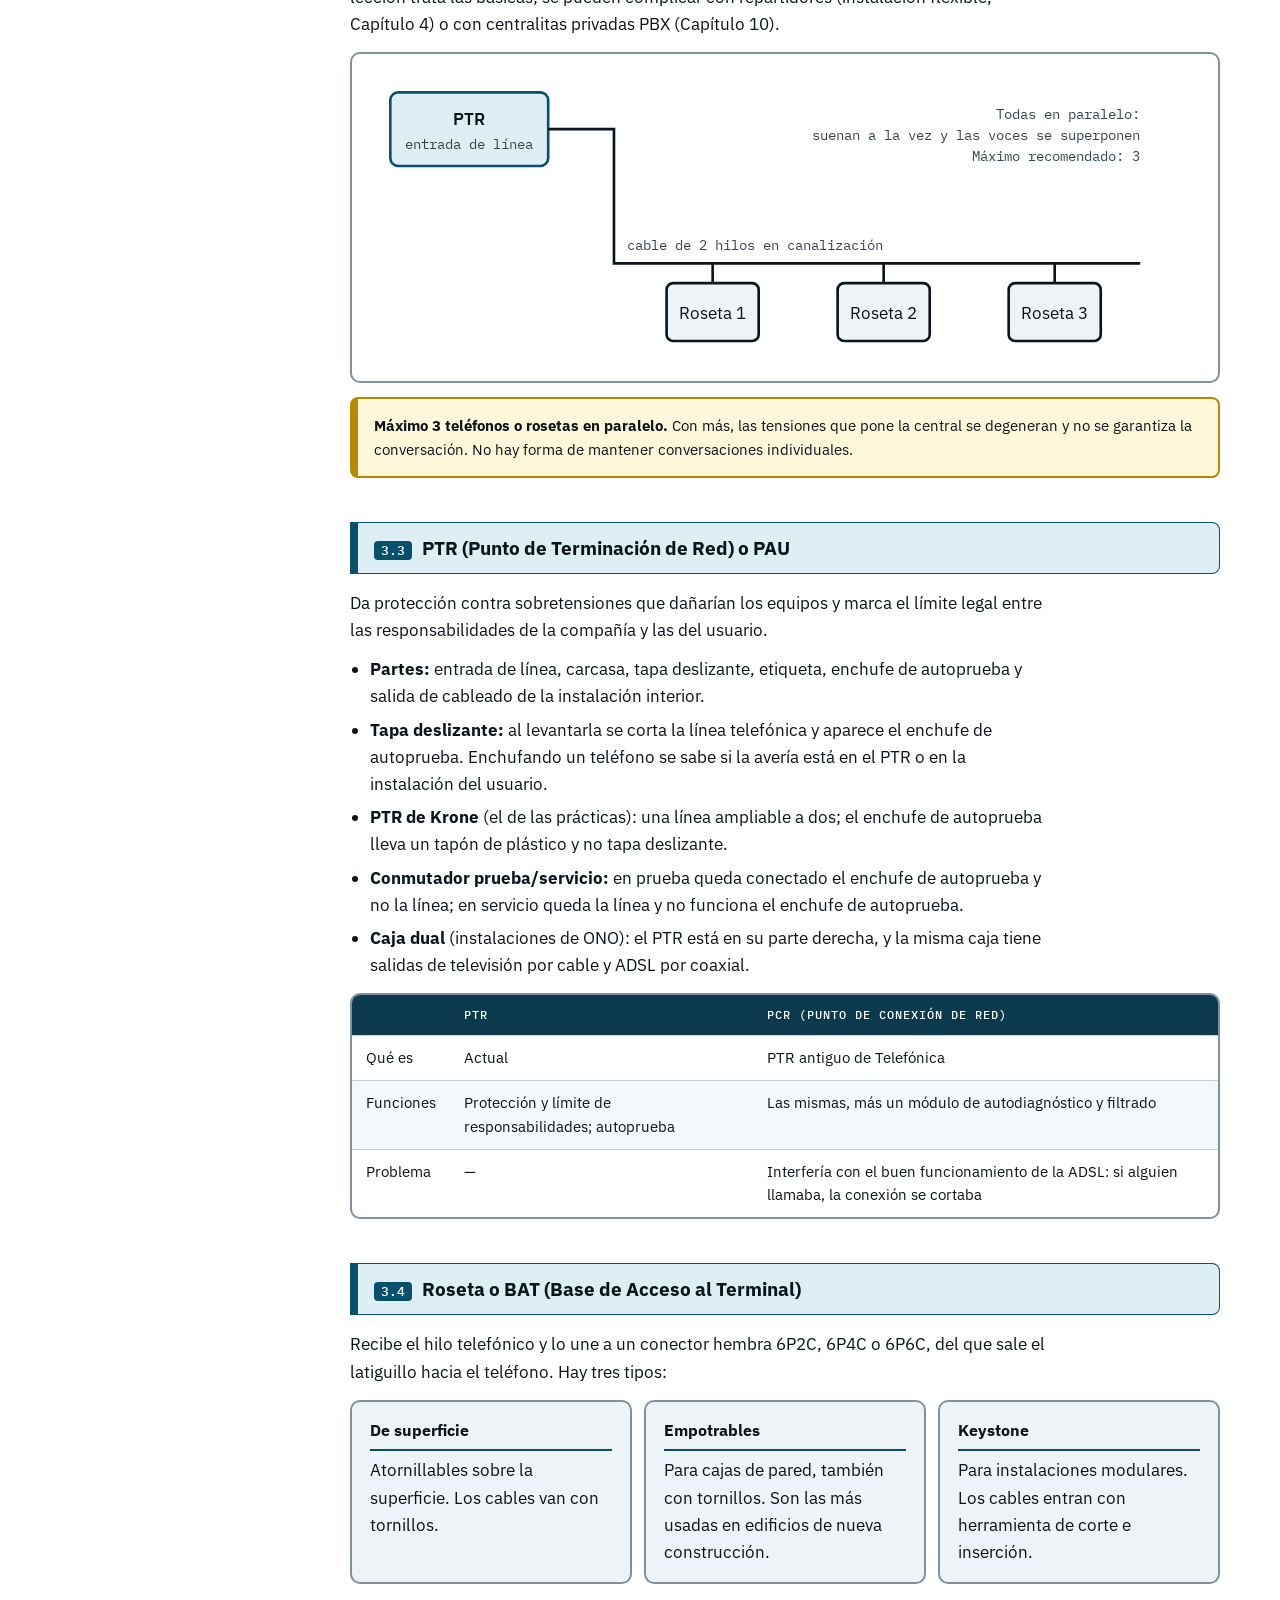
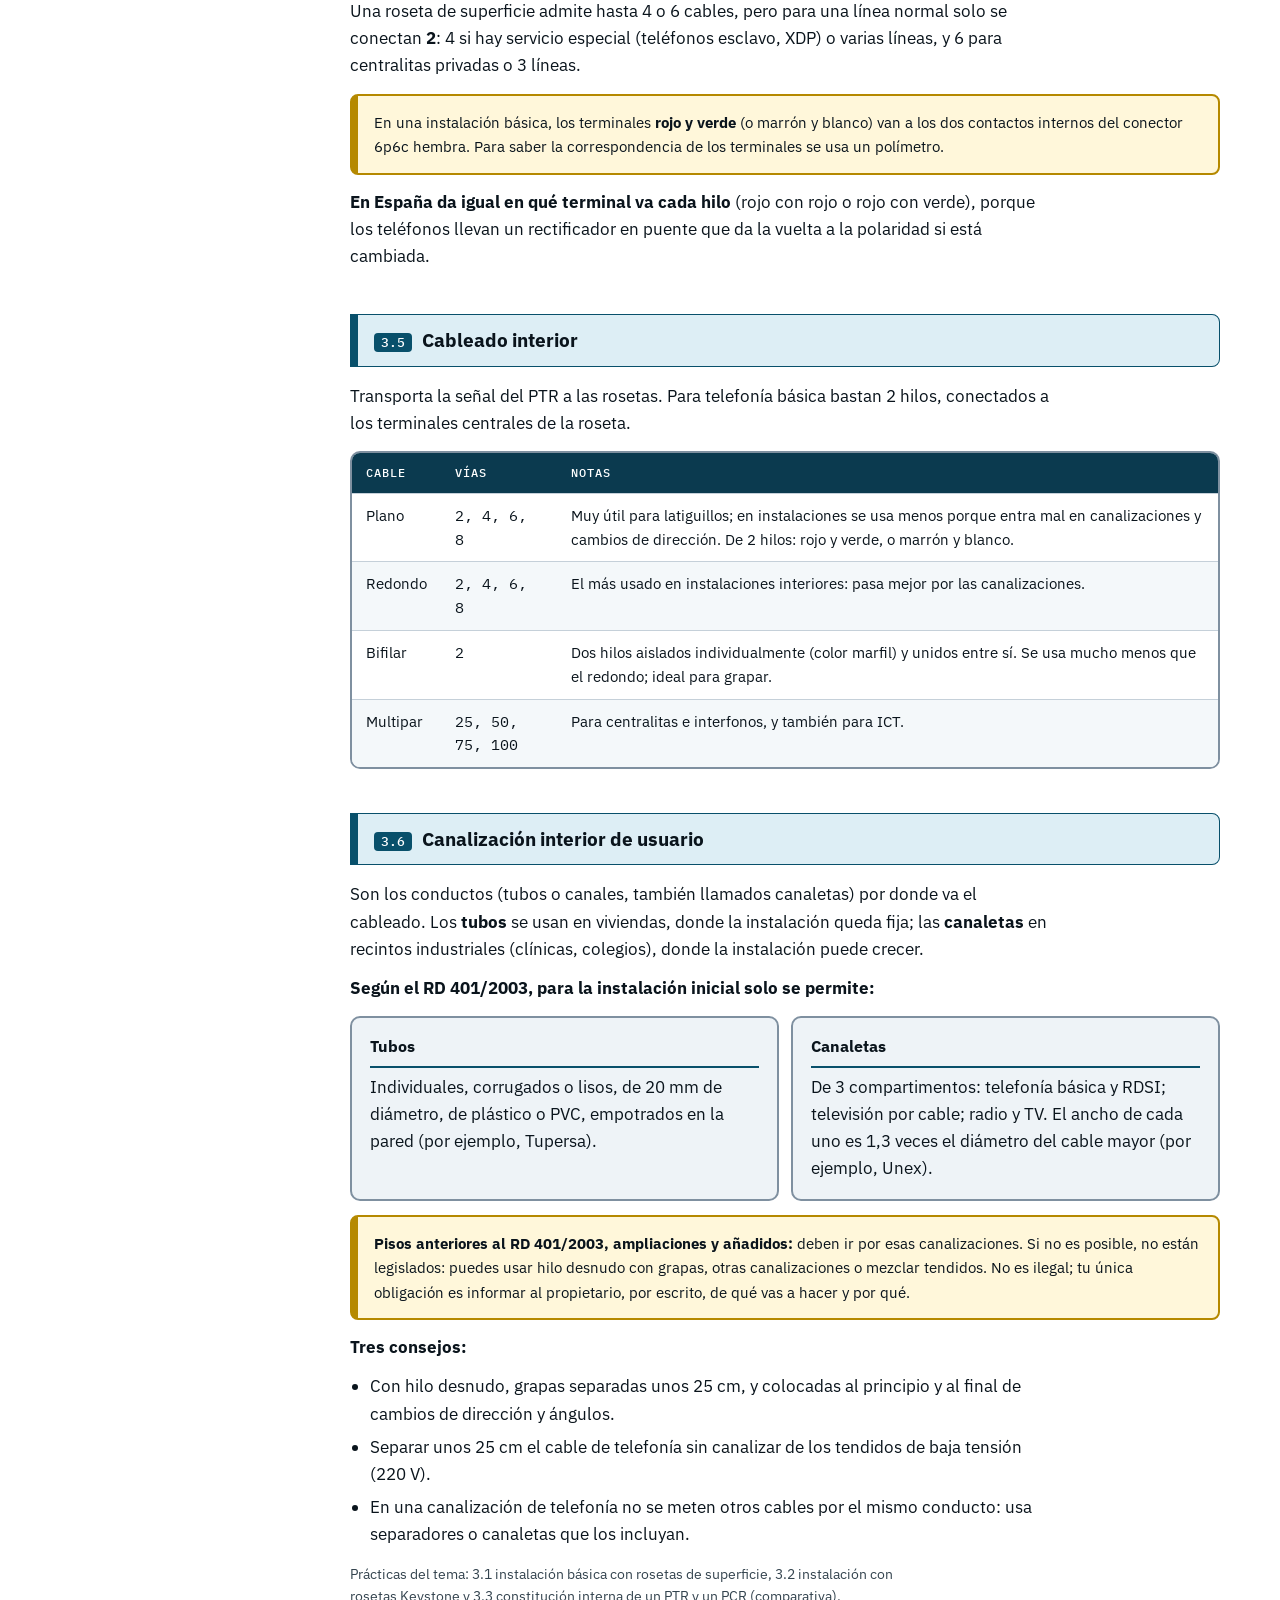
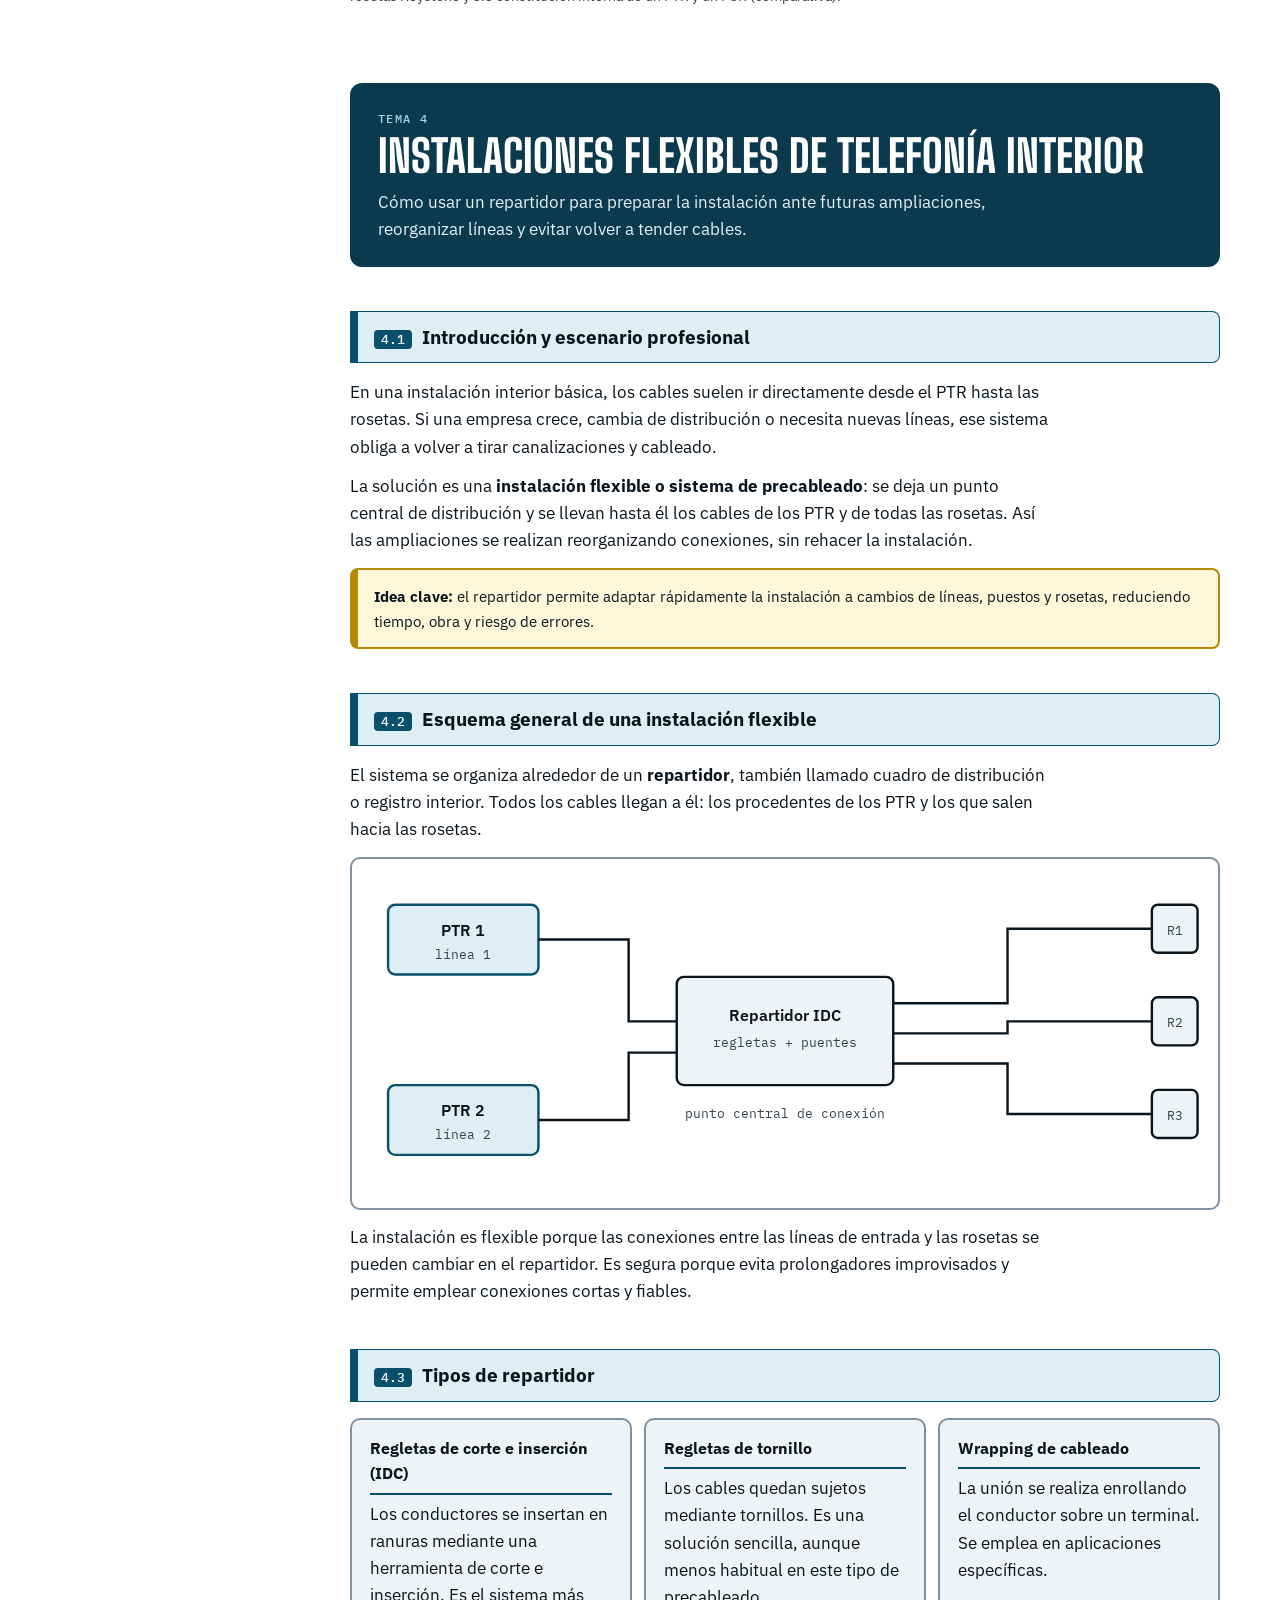
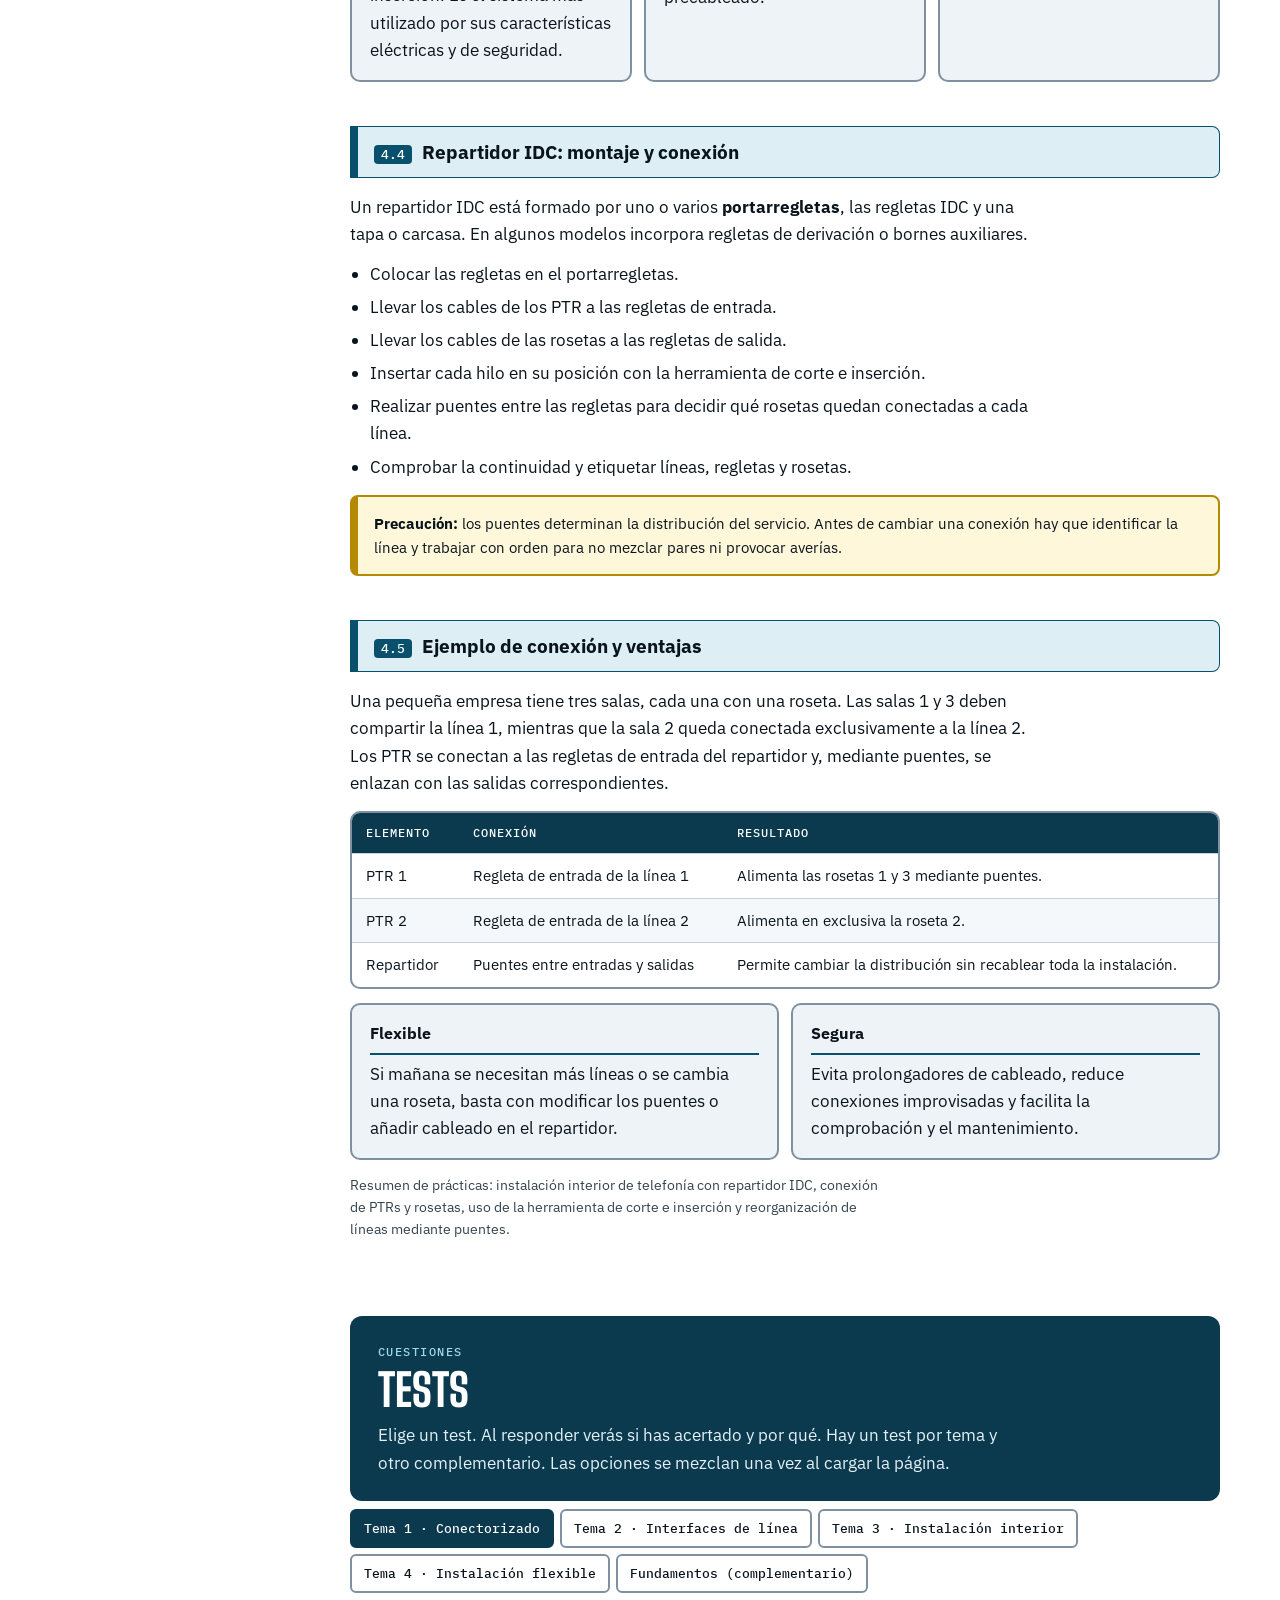
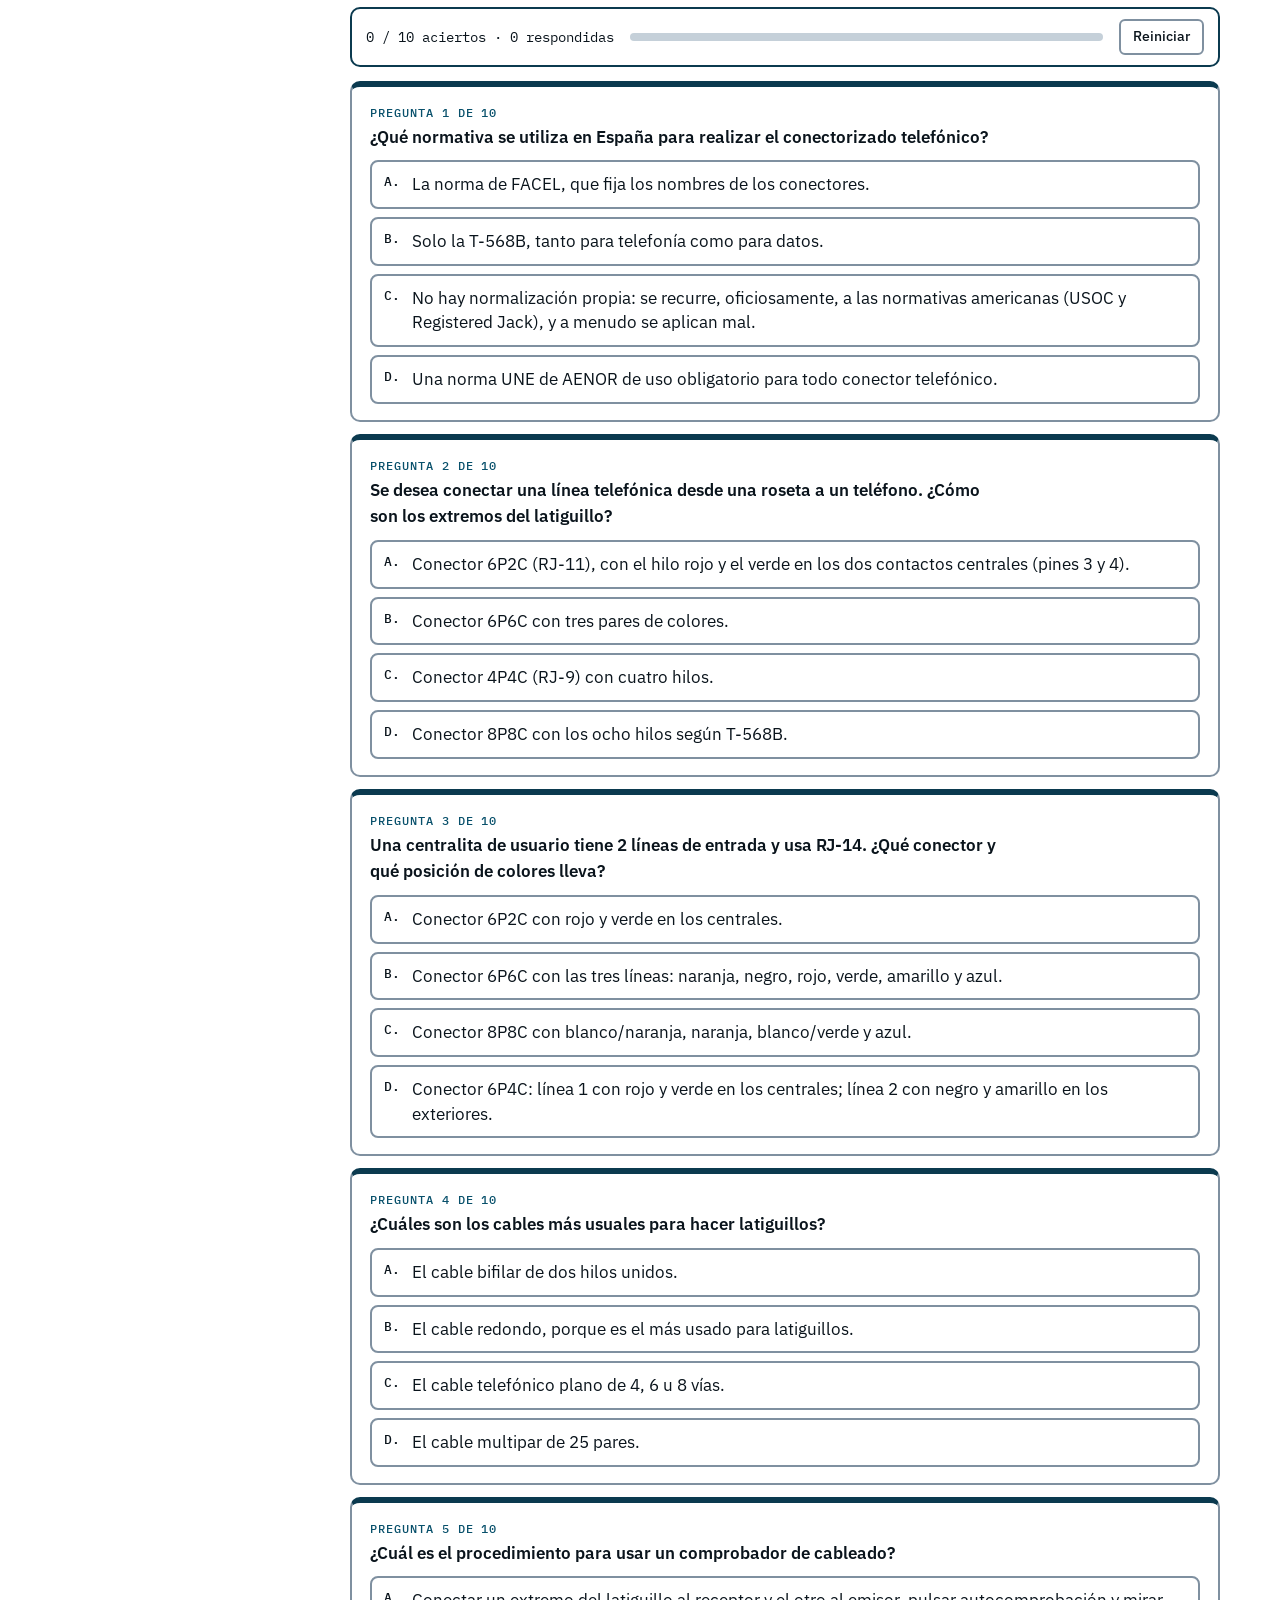
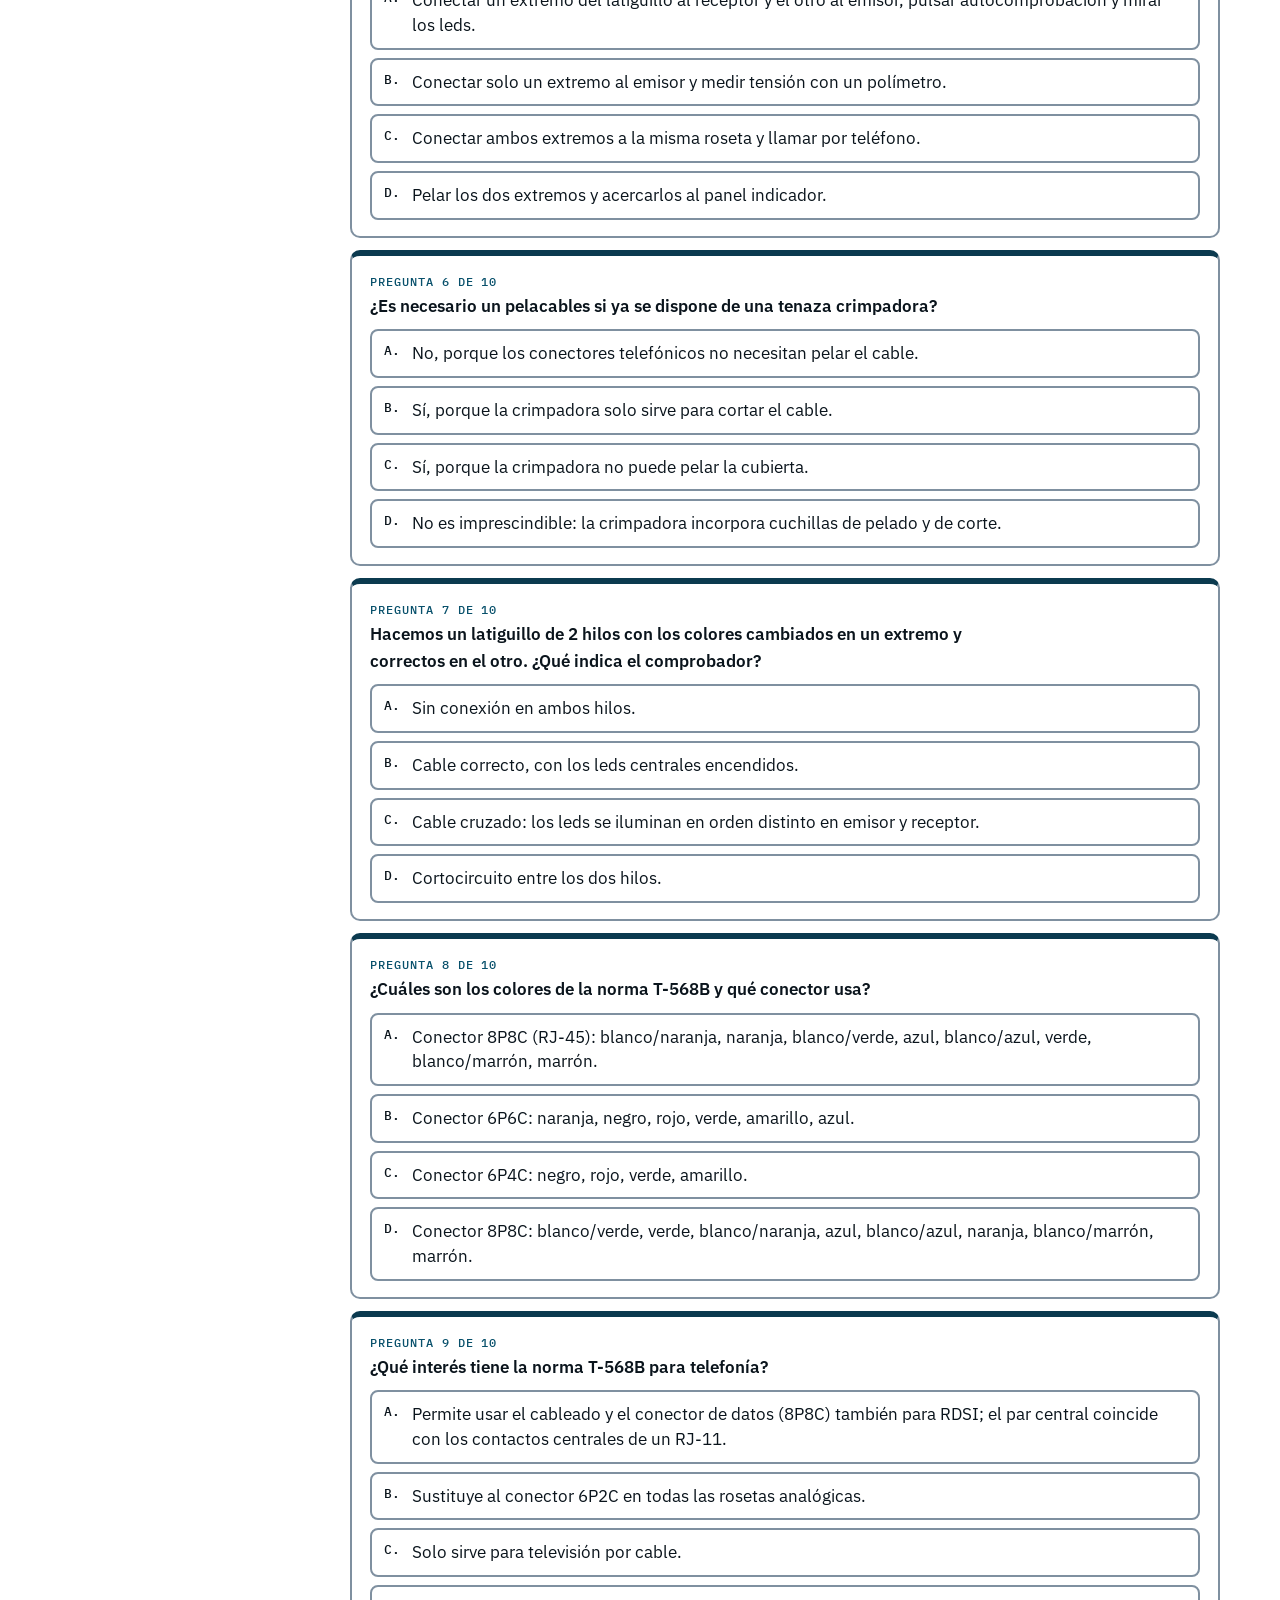
<file: temas/guia-telefonia.html>
<!doctype html><html><head><meta charset=utf8><meta name=viewport content="width=device-width,initial-scale=1,viewport-fit=cover"><style>:root{color-scheme:light;box-sizing:border-box;padding-top:env(safe-area-inset-top,0px);padding-bottom:env(safe-area-inset-bottom,0px)}html{scroll-padding-top:env(safe-area-inset-top,0px)}body{margin:0;padding:0;font:14px -apple-system,BlinkMacSystemFont,sans-serif;background:#fff;color:#000}img{max-width:100%}[hidden]:not([hidden=until-found i]){display:none!important}</style></head><body>
<title>Guía de Telefonía</title>
<meta name="claude:viewport-fit-sides" content="cover">
<link rel="stylesheet" href="https://fonts.googleapis.com/css2?family=Big+Shoulders+Display:wght@700;800&family=IBM+Plex+Sans:wght@400;500;600&family=IBM+Plex+Mono:wght@400;500&display=swap">
<style>
/* Layout: índice fijo a la izquierda, contenido en una columna de lectura; en móvil el índice pasa a barra superior deslizable.
   Tokens: papel azulado, tinta oscura, acento azul petróleo; rojo y verde de cable solo aparecen en los esquemas de conectores. */
:root{
  --bg:#FFFFFF; --surface:#FFFFFF; --surface2:#EEF3F7; --ink:#0A141C; --muted:#34444F; --line:#7F90A0; --soft-line:#C5D0D9;
  --accent:#08506B; --accent-ink:#FFFFFF; --accent-soft:#DDEEF5;
  --head:#0B3A4F;
  --good:#0F6B38; --good-soft:#D8F2E2; --bad:#A3190F; --bad-soft:#FADBD8;
  --cable-red:#D12B2B; --cable-green:#2FA84F; --cable-black:#1A1A1A; --cable-yellow:#F2C21B; --cable-orange:#F28A1B; --cable-blue:#2D5DD0; --cable-brown:#7A4B26; --cable-white:#F4F4F4; --cable-olive:#7C7A1E;
  --font-display:"Big Shoulders Display","Arial Narrow",Impact,sans-serif;
  --font-body:"IBM Plex Sans",system-ui,-apple-system,"Segoe UI",sans-serif;
  --font-mono:"IBM Plex Mono",ui-monospace,Menlo,Consolas,monospace;
}

*{box-sizing:border-box}
html{scroll-behavior:smooth;scroll-padding-top:84px}
body{background:var(--bg);color:var(--ink);font-family:var(--font-body);font-size:16px;line-height:1.6;
  padding-block:0;padding-left:max(16px,env(safe-area-inset-left,0px));padding-right:max(16px,env(safe-area-inset-right,0px))}
body::before{content:"";position:fixed;inset:0 0 auto;height:env(safe-area-inset-top,0px);z-index:30;background:var(--bg)}
a{color:var(--accent)}
:focus-visible{outline:3px solid var(--accent);outline-offset:2px}
button{font:inherit;color:inherit}

.shell{max-width:1160px;margin:0 auto;display:grid;grid-template-columns:250px minmax(0,1fr);gap:40px;padding-block:28px 64px}
.side{position:sticky;top:calc(env(safe-area-inset-top,0px) + 20px);align-self:start;max-height:calc(100vh - 40px);overflow:auto}
.brand{font-family:var(--font-display);font-weight:800;font-size:2rem;line-height:.95;letter-spacing:.01em;text-transform:uppercase;margin:0 0 4px}
.brand small{display:block;font-family:var(--font-mono);font-weight:400;font-size:.72rem;letter-spacing:.08em;color:var(--muted);margin-top:8px}
.nav{list-style:none;margin:22px 0 0;padding:0;display:flex;flex-direction:column;gap:2px}
.nav a{display:block;padding:7px 10px;border-radius:6px;text-decoration:none;color:var(--ink);font-size:.93rem}
.nav a:hover{background:var(--surface2)}
.nav a.on{background:var(--accent-soft);color:var(--ink);font-weight:600}
.nav .grp{font-family:var(--font-mono);font-size:.7rem;letter-spacing:.1em;text-transform:uppercase;color:var(--muted);padding:14px 10px 4px}
.nav .sub a{padding-left:22px;font-size:.88rem;color:var(--muted)}
.nav .sub a.on{color:var(--ink)}
.themebtn{margin-top:18px;border:1px solid var(--line);background:var(--surface);border-radius:6px;padding:6px 10px;font-size:.82rem;cursor:pointer}

main{min-width:0}
.hero{padding-bottom:12px}
.hero h1{font-family:var(--font-display);font-weight:800;font-size:clamp(2.6rem,7vw,4.6rem);line-height:.92;text-transform:uppercase;margin:0 0 14px;text-wrap:balance}
.hero p{max-width:60ch;color:var(--muted);margin:0 0 6px;font-size:1.05rem}
.stats{display:flex;flex-wrap:wrap;gap:8px 20px;margin-top:16px;font-family:var(--font-mono);font-size:.82rem;color:var(--muted)}
.stats b{color:var(--ink);font-weight:500}

section.tema{padding-top:44px}
.tag{font-family:var(--font-mono);font-size:.75rem;letter-spacing:.12em;text-transform:uppercase;color:var(--accent)}
h2{font-family:var(--font-display);font-weight:800;font-size:clamp(1.9rem,4.5vw,2.8rem);line-height:1;text-transform:uppercase;margin:4px 0 6px;text-wrap:balance}
h3{font-size:1.12rem;margin:30px 0 10px;font-weight:600;text-wrap:balance}
h3 .n{font-family:var(--font-mono);font-size:.78rem;color:var(--accent);margin-right:8px;font-weight:500}
.lead{max-width:62ch;color:var(--muted);margin:0 0 8px}
p{margin:0 0 12px;max-width:68ch}
ul.pts{margin:0 0 14px;padding-left:1.2em;max-width:68ch}
ul.pts li{margin-bottom:6px}
.box{background:var(--surface);border:1px solid var(--line);border-radius:10px;padding:18px 20px;margin:14px 0}
.box h4{margin:0 0 8px;font-size:.95rem}
.grid{display:grid;grid-template-columns:repeat(auto-fit,minmax(230px,1fr));gap:12px;margin:14px 0}
.grid .box{margin:0}
.key{background:var(--accent-soft);border-radius:8px;padding:12px 14px;margin:14px 0;max-width:68ch;font-size:.96rem}
.key b{color:var(--ink)}
.tablewrap{overflow-x:auto;margin:14px 0;border:1px solid var(--line);border-radius:10px;background:var(--surface)}
table{border-collapse:collapse;width:100%;min-width:560px;font-size:.93rem}
th,td{text-align:left;padding:10px 14px;border-bottom:1px solid var(--line);vertical-align:top}
th{font-family:var(--font-mono);font-weight:500;font-size:.74rem;letter-spacing:.08em;text-transform:uppercase;color:var(--muted);background:var(--surface2)}
tr:last-child td{border-bottom:0}
td.mono,.mono{font-family:var(--font-mono)}
.pill{display:inline-block;font-family:var(--font-mono);font-size:.78rem;background:var(--surface2);border:1px solid var(--line);border-radius:5px;padding:1px 7px}

/* Conectores */
.tabs{display:flex;flex-wrap:wrap;gap:6px;margin:0 0 12px}
.tabs button{border:1px solid var(--line);background:var(--surface);border-radius:6px;padding:7px 12px;cursor:pointer;font-family:var(--font-mono);font-size:.82rem}
.tabs button[aria-pressed="true"]{background:var(--accent);border-color:var(--accent);color:var(--accent-ink)}
.jack{display:flex;gap:6px;align-items:flex-end;padding:16px;background:var(--surface2);border-radius:8px;overflow-x:auto;width:max-content;max-width:100%}
.slot{width:34px;display:flex;flex-direction:column;align-items:center;gap:6px;flex:none}
.slot i{display:block;width:100%;height:62px;border-radius:3px;border:1px dashed var(--line);background:transparent}
.slot i.on{border:1px solid rgba(0,0,0,.35)}
.slot span{font-family:var(--font-mono);font-size:.72rem;color:var(--muted)}
.jackcap{margin-top:10px;max-width:68ch}
.jackcap b{font-family:var(--font-mono);font-weight:500}

/* Fases */
.stepper{background:var(--surface);border:1px solid var(--line);border-radius:10px;padding:18px 20px;margin:14px 0}
.steps{display:flex;flex-wrap:wrap;gap:6px;margin-bottom:16px}
.steps button{border:1px solid var(--line);background:var(--surface2);border-radius:6px;padding:6px 10px;cursor:pointer;font-size:.84rem}
.steps button[aria-pressed="true"]{background:var(--accent);border-color:var(--accent);color:var(--accent-ink)}
.ends{display:grid;grid-template-columns:1fr 1fr;gap:12px}
.end{border:1px solid var(--line);border-radius:8px;padding:12px 14px;min-width:0}
.end .who{font-family:var(--font-mono);font-size:.72rem;letter-spacing:.1em;text-transform:uppercase;color:var(--muted)}
.end .volt{font-family:var(--font-display);font-weight:800;font-size:2.4rem;line-height:1.05;margin:2px 0}
.end .sig{font-size:.88rem;color:var(--muted)}
.stepnote{margin:14px 0 0;max-width:68ch}

/* Teclado DTMF */
.dtmf{display:grid;grid-template-columns:auto repeat(3,64px);gap:6px;align-items:center;justify-content:start;margin:10px 0}
.dtmf .h{font-family:var(--font-mono);font-size:.72rem;color:var(--muted);text-align:center}
.dtmf .r{font-family:var(--font-mono);font-size:.72rem;color:var(--muted);padding-right:8px;text-align:right}
.dtmf button{height:44px;border:1px solid var(--line);background:var(--surface);border-radius:8px;font-family:var(--font-mono);font-size:1.05rem;cursor:pointer}
.dtmf button[aria-pressed="true"]{background:var(--accent);color:var(--accent-ink);border-color:var(--accent)}
.dtmfout{min-height:1.6em;font-family:var(--font-mono);margin:6px 0}

/* Esquema instalación */
.diagram{background:var(--surface);border:1px solid var(--line);border-radius:10px;padding:12px;margin:14px 0;overflow-x:auto}
.diagram svg{display:block;min-width:520px;width:100%;height:auto}
.d-line{stroke:var(--ink);stroke-width:2;fill:none}
.d-box{fill:var(--surface2);stroke:var(--ink);stroke-width:2}
.d-acc{fill:var(--accent-soft);stroke:var(--accent);stroke-width:2}
.d-t{fill:var(--ink);font-family:var(--font-body);font-size:13px}
.d-m{fill:var(--muted);font-family:var(--font-mono);font-size:11px}

/* Test */
.testbar{position:sticky;top:calc(env(safe-area-inset-top,0px) + 8px);z-index:12;background:var(--surface);border:1px solid var(--line);border-radius:10px;padding:10px 14px;display:flex;flex-wrap:wrap;gap:10px 16px;align-items:center;margin:14px 0}
.testbar .score{font-family:var(--font-mono);font-size:.9rem}
.bar{flex:1 1 140px;height:8px;border-radius:99px;background:var(--surface2);overflow:hidden;min-width:100px}
.bar i{display:block;height:100%;width:0;background:var(--accent);transition:width .3s}
.reset{border:1px solid var(--line);background:var(--surface2);border-radius:6px;padding:5px 12px;cursor:pointer;font-size:.85rem}
.q{background:var(--surface);border:1px solid var(--line);border-radius:10px;padding:16px 18px;margin:12px 0}
.q .qn{font-family:var(--font-mono);font-size:.75rem;color:var(--accent);letter-spacing:.08em}
.q .qt{font-weight:600;margin:2px 0 10px;max-width:64ch}
.opts{display:flex;flex-direction:column;gap:8px}
.opt{text-align:left;border:1px solid var(--line);background:var(--surface2);border-radius:8px;padding:10px 12px;cursor:pointer;display:flex;gap:10px;align-items:flex-start;line-height:1.45}
.opt .l{font-family:var(--font-mono);font-size:.8rem;color:var(--muted);flex:none;width:1.4em;padding-top:1px}
.opt:hover:not(:disabled){border-color:var(--accent)}
.opt:disabled{cursor:default}
.opt.ok{background:var(--good-soft);border-color:var(--good)}
.opt.ko{background:var(--bad-soft);border-color:var(--bad)}
.opt.dim{opacity:.7}
.exp{margin-top:12px;padding:10px 12px;border-left:3px solid var(--accent);background:var(--accent-soft);border-radius:0 8px 8px 0;font-size:.92rem;max-width:68ch}
.exp[hidden]{display:none}
.final{background:var(--accent-soft);border-radius:10px;padding:14px 18px;margin:14px 0;font-weight:500}
.note{font-size:.86rem;color:var(--muted);max-width:68ch}

@media (max-width:900px){
  .shell{grid-template-columns:minmax(0,1fr);gap:0;padding-block:0 56px}
  .side{position:sticky;top:env(safe-area-inset-top,0px);z-index:20;max-height:none;overflow:visible;background:var(--bg);margin:0 calc(-1 * max(16px,env(safe-area-inset-right,0px))) 0 calc(-1 * max(16px,env(safe-area-inset-left,0px)));padding:8px max(16px,env(safe-area-inset-right,0px)) 8px max(16px,env(safe-area-inset-left,0px));border-bottom:1px solid var(--line)}
  .brand{display:none}
  .nav{flex-direction:row;overflow-x:auto;margin:0;gap:6px;padding-bottom:2px}
  .nav li{flex:none}
  .nav .grp{display:none}
  .nav a,.nav .sub a{padding:7px 12px;border:1px solid var(--line);border-radius:99px;white-space:nowrap;font-size:.86rem;color:var(--ink);background:var(--surface)}
  .nav a.on{background:var(--accent);color:var(--accent-ink);border-color:var(--accent)}
  .themebtn{display:none}
  html{scroll-padding-top:70px}
  .hero{padding-top:22px}
  .ends{grid-template-columns:1fr}
}
@media (prefers-reduced-motion:reduce){html{scroll-behavior:auto}.bar i{transition:none}}

/* ===== Revisión: fondo blanco, apartados marcados, más contraste ===== */
body{font-size:17px;color:var(--ink)}
.brand small,.nav .grp,.stats,.note,.lead,.slot span,.dtmf .h,.dtmf .r,.end .who,.end .sig{color:var(--muted)}
.nav a{color:var(--ink);font-weight:500}
.nav a.on{background:var(--head);color:#fff}
.side{border-right:2px solid var(--soft-line);padding-right:20px}
.hero{border-bottom:3px solid var(--head);padding-bottom:24px}
section.tema{padding-top:64px}
.temahead{background:var(--head);color:#fff;border-radius:12px;padding:26px 28px 24px;margin-bottom:8px}
.temahead .tag{color:#9FD8EC;font-weight:500}
.temahead h2{color:#fff;margin:6px 0 10px}
.temahead .lead{color:#E3F1F7;margin:0;max-width:62ch}
h3{background:var(--accent-soft);border:1.5px solid var(--accent);border-left:8px solid var(--accent);border-radius:0 8px 8px 0;padding:10px 16px;margin:44px 0 16px;font-size:1.18rem;font-weight:700;color:var(--ink)}
h3 .n{background:var(--accent);color:#fff;border-radius:4px;padding:1px 7px;margin-right:10px;font-size:.8rem}
p,ul.pts{max-width:70ch}
.box{background:var(--surface2);border:2px solid var(--line);border-radius:10px;padding:16px 18px}
.box h4{font-size:1rem;margin:0 0 6px;padding-bottom:6px;border-bottom:2px solid var(--accent);color:var(--ink)}
.key{background:#FFF7DA;border:2px solid #B58900;border-left:8px solid #B58900;border-radius:8px;color:var(--ink);padding:14px 16px;max-width:none}
.tablewrap{border:2px solid var(--line);border-radius:10px}
th{background:var(--head);color:#fff;font-size:.78rem}
th,td{border-bottom:1.5px solid var(--soft-line)}
tbody tr:nth-child(even) td{background:#F4F8FA}
.pill{border-color:var(--line)}
.tabs button{border:2px solid var(--line);background:#fff;color:var(--ink);font-weight:500}
.tabs button[aria-pressed="true"]{background:var(--head);border-color:var(--head);color:#fff}
.jack{background:var(--surface2);border:2px solid var(--line)}
.slot i{border:2px dashed var(--line)}
.stepper,.diagram,.q{border:2px solid var(--line);background:#fff}
.steps button{border:2px solid var(--line);background:#fff;font-weight:500}
.steps button[aria-pressed="true"]{background:var(--head);border-color:var(--head);color:#fff}
.end{border:2px solid var(--line);background:var(--surface2)}
.end .volt{color:var(--accent)}
.dtmf button{border:2px solid var(--line);background:#fff}
.dtmf button[aria-pressed="true"]{background:var(--head);border-color:var(--head);color:#fff}
.d-box{fill:#EEF3F7}.d-acc{fill:#DDEEF5}
.testbar{background:#fff;border:2px solid var(--head)}
.bar{background:var(--soft-line)}.bar i{background:var(--good)}
.reset{border:2px solid var(--line);background:#fff;font-weight:500}
.q{border-top:6px solid var(--head)}
.q .qn{color:var(--accent);font-weight:500}
.q .qt{font-size:1.04rem}
.opt{border:2px solid var(--line);background:#fff}
.opt:hover:not(:disabled){border-color:var(--head);background:var(--accent-soft)}
.opt .l{color:var(--ink);font-weight:500}
.opt.ok{background:var(--good-soft);border-color:var(--good)}
.opt.ko{background:var(--bad-soft);border-color:var(--bad)}
.opt.dim{opacity:.6}
.exp{background:var(--accent-soft);border:1.5px solid var(--accent);border-left:6px solid var(--accent);color:var(--ink)}
.final{background:var(--accent-soft);border:2px solid var(--accent)}
@media (max-width:900px){
  .side{border-right:0;border-bottom:2px solid var(--soft-line);padding-right:max(16px,env(safe-area-inset-right,0px))}
  .nav a,.nav .sub a{border:2px solid var(--line);color:var(--ink)}
  .nav a.on{background:var(--head);color:#fff;border-color:var(--head)}
  .temahead{padding:20px 18px}
}
</style>

<div class="shell">
  <aside class="side">
    <p class="brand">Guía de<br>Telefonía<small>TEMAS 1–4 · RESUMEN + TEST</small></p>
    <ul class="nav" id="nav">
      <li class="grp">Resumen</li>
      <li><a href="#tema1">1 · Conectorizado</a></li>
      <li><a href="#tema2">2 · Interfaces de línea</a></li>
      <li><a href="#tema3">3 · Instalación interior</a></li>
      <li><a href="#tema4">4 · Instalación flexible</a></li>
      <li class="grp">Cuestiones tipo test</li>
      <li><a href="#test">Elegir test</a></li>
    </ul>
  </aside>

  <main>
    <header class="hero">
      <h1>Instalaciones de telefonía</h1>
      <p>Resumen de los cuatro temas de prácticas, con los esquemas que hay que saber de memoria, y un test por tema para comprobar lo que has retenido.</p>
      <div class="stats"><span><b>4</b> temas</span><span><b>50</b> preguntas tipo test</span><span>Respuesta y explicación al instante</span></div>
    </header>

    <!-- ================= TEMA 1 ================= -->
    <section class="tema" id="tema1">
      <div class="temahead"><div class="tag">Tema 1</div>
      <h2>Conectorizado en telefonía</h2>
      <p class="lead">Cómo se unen los cables a los conectores, qué conector sirve para qué y cómo se comprueba que un latiguillo está bien hecho.</p></div>

      <h3><span class="n">1.2</span>Los conectores</h3>
      <p>El conector macho une mecánicamente el cable con roseta, teléfono u otro aparato (que lleva el conector hembra). Tiene cuatro partes:</p>
      <div class="grid">
        <div class="box"><h4>Cuerpo plástico</h4>Normalmente transparente.</div>
        <div class="box"><h4>Contactos</h4>Uñas metálicas que se clavan en el cable y hacen la conexión eléctrica.</div>
        <div class="box"><h4>Hendidura de fijación</h4>Aprieta la cubierta exterior y da robustez.</div>
        <div class="box"><h4>Pestaña de anclaje</h4>Sujeta el conector a la roseta.</div>
      </div>
      <div class="key"><b>Cómo se nombra (TIA-968A):</b> por sus dimensiones, sus características eléctricas y el número de <b>posiciones</b> (huecos) y de <b>contactos</b> reales. Un <span class="mono">6P4C</span> tiene 6 huecos y solo 4 contactos.</div>

      <div class="tablewrap"><table>
        <thead><tr><th>Conector</th><th>Uso</th></tr></thead>
        <tbody>
          <tr><td class="mono">4P4C</td><td>Conector no normalizado por USOC, llamado popularmente RJ-9. Une el auricular con el cuerpo del teléfono.</td></tr>
          <tr><td class="mono">6P2C</td><td>6 posiciones, 2 contactos centrales. Teléfono a línea a través de la roseta (<b>RJ-11</b>).</td></tr>
          <tr><td class="mono">6P4C</td><td>Dos líneas RTB a una centralita (<b>RJ-14</b>); centralita a teléfono específico (RJ-12 y RJ-13); una línea RDSI a una centralita.</td></tr>
          <tr><td class="mono">6P6C</td><td>Tres líneas RTB a una centralita (<b>RJ-25</b>); centralita a teléfono específico (RJ-18).</td></tr>
          <tr><td class="mono">8P8C</td><td>Teléfono RDSI a roseta; TR1 a bus pasivo (<b>RJ-48</b>).</td></tr>
        </tbody></table></div>

      <h3><span class="n">1.2</span>¿Por qué se dice «RJ» a un conector?</h3>
      <p>En los años 70 la empresa Bell System publicó la normativa USOC, que incluía la <b>Registered Jack (RJ)</b>. Un RJ es una normativa de <b>interfaz</b>: conector más aplicación para la que se usa. Así, RJ-14 identifica la conexión de dos líneas, no solo un conector.</p>
      <p>En España no hay normalización propia (AENOR y FACEL lo confirmaron). Se usan oficiosamente las normas americanas, y mal aplicadas: es habitual oír RJ-11, RJ-12 y RJ-13 para el mismo conector.</p>

      <h3>Colores por interfaz</h3>
      <p>Pulsa una interfaz para ver qué posiciones usa y de qué color es cada hilo (códigos de la norma T1.TR5-1999 del ACTA).</p>
      <div class="tabs" id="jacktabs" role="group" aria-label="Interfaz"></div>
      <div class="jack" id="jack" aria-live="polite"></div>
      <p class="jackcap" id="jackcap"></p>

      <h3><span class="n">1.3</span>Cables para latiguillos y cableado interior</h3>
      <p>Un <b>latiguillo</b> es un cable corto con conectores en los dos extremos (teléfono ↔ roseta). El cable interior se conectoriza solo por un extremo (por ejemplo, repartidor ↔ centralita). Ambos son de 2 a 8 hilos (1 a 4 pares), diámetro de <b>0,50 a 0,52 mm</b>, aislante de polietileno (PE) y cubierta de PVC casi siempre crema.</p>
      <div class="grid">
        <div class="box"><h4>Plano</h4>De 4, 6 y 8 vías. Muy útil para latiguillos.</div>
        <div class="box"><h4>Redondo</h4>De 2, 4, 6 y 8 vías. Se usa poco en latiguillos (la cubierta entra forzada) y mucho en instalaciones, porque pasa mejor por las canalizaciones.</div>
        <div class="box"><h4>Bifilar y multipar</h4>No se usan para conectorizar: su aislante exterior es pequeño y deja el conector suelto.</div>
      </div>

      <h3><span class="n">1.4</span>Herramientas</h3>
      <div class="grid">
        <div class="box"><h4>Pelacables</h4>Pela el aislante exterior sin dañar el interior. Se mete el cable entre las cuchillas, se ajustan al tamaño del cable, se sujeta con una mano y se gira 360° alrededor.</div>
        <div class="box"><h4>Tenaza crimpadora</h4>Une el cable al conector. Tiene mango, cuchillas de pelado y de corte, y uno o dos huecos de crimpado.</div>
      </div>
      <p><b>Crimpar, paso a paso:</b></p>
      <ul class="pts">
        <li>Pelar el cable metiéndolo hasta el tope, apretando el mango y tirando hacia atrás.</li>
        <li>Cortar el extremo de los hilos con la cuchilla de corte.</li>
        <li>Meter los hilos en el conector hasta el fondo.</li>
        <li>Colocar el conector en el hueco de crimpado y apretar: las cuchillas del conector se clavan en el cable.</li>
      </ul>
      <div class="key"><b>Dos cuidados:</b> los hilos deben llegar hasta el fondo (si no, las uñas no hacen contacto) y la cubierta del cable debe entrar en la hendidura de fijación; si se pela demasiado, el cable aguanta muy mal los tirones.</div>

      <h3><span class="n">1.5</span>Comprobador de cableado</h3>
      <p>Tiene dos unidades separables: <b>emisor</b> (genera las tensiones) y <b>receptor</b> (con panel indicador). Cada una lleva hembras 6p6c y 8p8c.</p>
      <ul class="pts">
        <li>Conectar un extremo del latiguillo al receptor y el otro al emisor.</li>
        <li>Pulsar el botón de autocomprobación.</li>
        <li>Si es correcto se iluminan los 8 leds (o los 2, 4 o 6 centrales si el cable es de 2, 4 o 6 vías).</li>
        <li>También informa de cortocircuito, cable cruzado, conectado o sin conexión.</li>
      </ul>
      <p class="note">Prácticas del tema: 1.1 latiguillo teléfono convencional ↔ roseta (6P2C), 1.2 latiguillo teléfono RDSI ↔ roseta y 1.3 latiguillo RDSI según la norma de datos T-568B (EIA/TIA 568B).</p>
    </section>

    <!-- ================= TEMA 2 ================= -->
    <section class="tema" id="tema2">
      <div class="temahead"><div class="tag">Tema 2</div>
      <h2>Interfaces de las líneas telefónicas</h2>
      <p class="lead">Qué tensión, corriente y señal hay en la línea en cada momento de una llamada, y cómo se marca.</p></div>

      <h3><span class="n">2.2</span>Fases de una llamada</h3>
      <ul class="pts">
        <li>Ambos teléfonos están en reposo.</li>
        <li>Descuelga el llamante y recibe el tono de invitación a marcar.</li>
        <li>El llamante marca, por pulsos o por tonos.</li>
        <li>El teléfono del llamado recibe la señal de llamada.</li>
        <li>Si no se puede establecer la comunicación, la central devuelve tonos especiales (comunica, etc.).</li>
        <li>Si todo va bien, empieza la conversación.</li>
        <li>Cuelga uno de los dos y se interrumpe la comunicación.</li>
      </ul>

      <h3><span class="n">2.3</span>Niveles de tensión y corriente</h3>
      <p>Es la central de conmutación la que genera las tensiones continuas y las señales. Recorre cada etapa para ver qué hay en cada teléfono.</p>
      <div class="stepper">
        <div class="steps" id="steps" role="group" aria-label="Etapa de la llamada"></div>
        <div class="ends">
          <div class="end"><div class="who">Llamante</div><div class="volt" id="v1"></div><div class="sig" id="s1"></div></div>
          <div class="end"><div class="who">Llamado</div><div class="volt" id="v2"></div><div class="sig" id="s2"></div></div>
        </div>
        <p class="stepnote" id="stepnote"></p>
      </div>
      <div class="tablewrap"><table>
        <thead><tr><th>Dato</th><th>Valor</th></tr></thead>
        <tbody>
          <tr><td>Reposo</td><td class="mono">48 V continua nominal (42 a 57 V), consumo menor de 1 mA</td></tr>
          <tr><td>Al descolgar</td><td class="mono">Corriente mayor de 15 mA a 48 V; la central ve la línea tomada</td></tr>
          <tr><td>Línea tomada</td><td class="mono">Tensión de 6 a 18 V (típico 10 V) y corriente de 36 a 49,5 mA</td></tr>
          <tr><td>Tono de invitación a marcar</td><td class="mono">Unos 200 mV de pico, 425 Hz, sobre la continua</td></tr>
          <tr><td>Señal de llamada</td><td class="mono">Unos 25 Hz y 75 V eficaces sobre los 48 V del llamado</td></tr>
        </tbody></table></div>

      <h3><span class="n">2.4</span>Marcación por pulsos y por tonos</h3>
      <div class="grid">
        <div class="box"><h4>Por pulsos</h4>Al pulsar una tecla se generan tantos pulsos como indique. Un pulso está a nivel bajo 66 ms y a nivel alto 33 ms. Al final se suman 367 ms (el último nivel alto dura 400 ms). Inconveniente: es lenta con números largos.</div>
        <div class="box"><h4>Por tonos (DTMF)</h4>Cada tecla genera una pareja de señales de distinta frecuencia, que se suman en la línea. Las frecuencias están elegidas para resistir las interferencias.</div>
      </div>
      <p>Toca una tecla para ver sus dos frecuencias, según la asignación del libro (Fig. 2.10).</p>
      <div class="dtmf" id="dtmf"></div>
      <div class="dtmfout mono" id="dtmfout">Tecla: —</div>
      <p class="note">Aviso: en el estándar DTMF internacional la fila 1-2-3 es de 697 Hz y la fila 7-8-9 de 852 Hz (la tecla 7 sería 852 + 1209 Hz). El libro asigna las filas al revés. Para el examen usa lo que diga tu libro o tu profesor.</p>

      <h3>Prácticas del tema</h3>
      <div class="grid">
        <div class="box"><h4>2.1 Tensiones e intensidades</h4>Voltímetro en paralelo y amperímetro en serie con el teléfono, conectados a una roseta con línea activa, en reposo, descolgado y en conversación.</div>
        <div class="box"><h4>2.2 Señales con osciloscopio</h4>Medir la señal de llamada y los tonos más simples.</div>
        <div class="box"><h4>2.3 Dos teléfonos entre sí</h4>Se puede hablar sin central, pero no suenan los timbres de llamada.</div>
      </div>
    </section>

    <!-- ================= TEMA 3 ================= -->
    <section class="tema" id="tema3">
      <div class="temahead"><div class="tag">Tema 3</div>
      <h2>Instalaciones interiores básicas de telefonía analógica</h2>
      <p class="lead">Del PTR a la roseta: qué elementos hay dentro de la vivienda, cómo se cablean y por dónde pasan.</p></div>

      <h3><span class="n">3.2</span>Esquema general</h3>
      <p>Las instalaciones interiores pueden ser <b>analógicas</b> (RTB o RTC, la señal que viaja entre central y casa es analógica) o <b>digitales</b> (RDSI, de mejor calidad y con más servicios). Esta lección trata las básicas; se pueden complicar con repartidores (instalación flexible, Capítulo 4) o con centralitas privadas PBX (Capítulo 10).</p>
      <div class="diagram">
        <svg viewBox="0 0 640 230" role="img" aria-label="PTR conectado por una canalización a tres rosetas en paralelo">
          <rect class="d-acc" x="20" y="20" width="120" height="56" rx="6"/>
          <text class="d-t" x="80" y="45" text-anchor="middle" font-weight="600">PTR</text>
          <text class="d-m" x="80" y="63" text-anchor="middle">entrada de línea</text>
          <path class="d-line" d="M140 48 H190 V150 H590"/>
          <text class="d-m" x="200" y="140">cable de 2 hilos en canalización</text>
          <g>
            <rect class="d-box" x="230" y="165" width="70" height="44" rx="5"/><text class="d-t" x="265" y="192" text-anchor="middle">Roseta 1</text>
            <rect class="d-box" x="360" y="165" width="70" height="44" rx="5"/><text class="d-t" x="395" y="192" text-anchor="middle">Roseta 2</text>
            <rect class="d-box" x="490" y="165" width="70" height="44" rx="5"/><text class="d-t" x="525" y="192" text-anchor="middle">Roseta 3</text>
            <path class="d-line" d="M265 150 V165 M395 150 V165 M525 150 V165"/>
          </g>
          <text class="d-m" x="590" y="40" text-anchor="end">Todas en paralelo:</text>
          <text class="d-m" x="590" y="56" text-anchor="end">suenan a la vez y las voces se superponen</text>
          <text class="d-m" x="590" y="72" text-anchor="end">Máximo recomendado: 3</text>
        </svg>
      </div>
      <div class="key"><b>Máximo 3 teléfonos o rosetas en paralelo.</b> Con más, las tensiones que pone la central se degeneran y no se garantiza la conversación. No hay forma de mantener conversaciones individuales.</div>

      <h3><span class="n">3.3</span>PTR (Punto de Terminación de Red) o PAU</h3>
      <p>Da protección contra sobretensiones que dañarían los equipos y marca el límite legal entre las responsabilidades de la compañía y las del usuario.</p>
      <ul class="pts">
        <li><b>Partes:</b> entrada de línea, carcasa, tapa deslizante, etiqueta, enchufe de autoprueba y salida de cableado de la instalación interior.</li>
        <li><b>Tapa deslizante:</b> al levantarla se corta la línea telefónica y aparece el enchufe de autoprueba. Enchufando un teléfono se sabe si la avería está en el PTR o en la instalación del usuario.</li>
        <li><b>PTR de Krone</b> (el de las prácticas): una línea ampliable a dos; el enchufe de autoprueba lleva un tapón de plástico y no tapa deslizante.</li>
        <li><b>Conmutador prueba/servicio:</b> en prueba queda conectado el enchufe de autoprueba y no la línea; en servicio queda la línea y no funciona el enchufe de autoprueba.</li>
        <li><b>Caja dual</b> (instalaciones de ONO): el PTR está en su parte derecha, y la misma caja tiene salidas de televisión por cable y ADSL por coaxial.</li>
      </ul>
      <div class="tablewrap"><table>
        <thead><tr><th></th><th>PTR</th><th>PCR (Punto de Conexión de Red)</th></tr></thead>
        <tbody>
          <tr><td>Qué es</td><td>Actual</td><td>PTR antiguo de Telefónica</td></tr>
          <tr><td>Funciones</td><td>Protección y límite de responsabilidades; autoprueba</td><td>Las mismas, más un módulo de autodiagnóstico y filtrado</td></tr>
          <tr><td>Problema</td><td>—</td><td>Interfería con el buen funcionamiento de la ADSL: si alguien llamaba, la conexión se cortaba</td></tr>
        </tbody></table></div>

      <h3><span class="n">3.4</span>Roseta o BAT (Base de Acceso al Terminal)</h3>
      <p>Recibe el hilo telefónico y lo une a un conector hembra 6P2C, 6P4C o 6P6C, del que sale el latiguillo hacia el teléfono. Hay tres tipos:</p>
      <div class="grid">
        <div class="box"><h4>De superficie</h4>Atornillables sobre la superficie. Los cables van con tornillos.</div>
        <div class="box"><h4>Empotrables</h4>Para cajas de pared, también con tornillos. Son las más usadas en edificios de nueva construcción.</div>
        <div class="box"><h4>Keystone</h4>Para instalaciones modulares. Los cables entran con herramienta de corte e inserción.</div>
      </div>
      <p>Una roseta de superficie admite hasta 4 o 6 cables, pero para una línea normal solo se conectan <b>2</b>: 4 si hay servicio especial (teléfonos esclavo, XDP) o varias líneas, y 6 para centralitas privadas o 3 líneas.</p>
      <div class="key">En una instalación básica, los terminales <b>rojo y verde</b> (o marrón y blanco) van a los dos contactos internos del conector 6p6c hembra. Para saber la correspondencia de los terminales se usa un polímetro.</div>
      <p><b>En España da igual en qué terminal va cada hilo</b> (rojo con rojo o rojo con verde), porque los teléfonos llevan un rectificador en puente que da la vuelta a la polaridad si está cambiada.</p>

      <h3><span class="n">3.5</span>Cableado interior</h3>
      <p>Transporta la señal del PTR a las rosetas. Para telefonía básica bastan 2 hilos, conectados a los terminales centrales de la roseta.</p>
      <div class="tablewrap"><table>
        <thead><tr><th>Cable</th><th>Vías</th><th>Notas</th></tr></thead>
        <tbody>
          <tr><td>Plano</td><td class="mono">2, 4, 6, 8</td><td>Muy útil para latiguillos; en instalaciones se usa menos porque entra mal en canalizaciones y cambios de dirección. De 2 hilos: rojo y verde, o marrón y blanco.</td></tr>
          <tr><td>Redondo</td><td class="mono">2, 4, 6, 8</td><td>El más usado en instalaciones interiores: pasa mejor por las canalizaciones.</td></tr>
          <tr><td>Bifilar</td><td class="mono">2</td><td>Dos hilos aislados individualmente (color marfil) y unidos entre sí. Se usa mucho menos que el redondo; ideal para grapar.</td></tr>
          <tr><td>Multipar</td><td class="mono">25, 50, 75, 100</td><td>Para centralitas e interfonos, y también para ICT.</td></tr>
        </tbody></table></div>

      <h3><span class="n">3.6</span>Canalización interior de usuario</h3>
      <p>Son los conductos (tubos o canales, también llamados canaletas) por donde va el cableado. Los <b>tubos</b> se usan en viviendas, donde la instalación queda fija; las <b>canaletas</b> en recintos industriales (clínicas, colegios), donde la instalación puede crecer.</p>
      <p><b>Según el RD 401/2003, para la instalación inicial solo se permite:</b></p>
      <div class="grid">
        <div class="box"><h4>Tubos</h4>Individuales, corrugados o lisos, de 20 mm de diámetro, de plástico o PVC, empotrados en la pared (por ejemplo, Tupersa).</div>
        <div class="box"><h4>Canaletas</h4>De 3 compartimentos: telefonía básica y RDSI; televisión por cable; radio y TV. El ancho de cada uno es 1,3 veces el diámetro del cable mayor (por ejemplo, Unex).</div>
      </div>
      <div class="key"><b>Pisos anteriores al RD 401/2003, ampliaciones y añadidos:</b> deben ir por esas canalizaciones. Si no es posible, no están legislados: puedes usar hilo desnudo con grapas, otras canalizaciones o mezclar tendidos. No es ilegal; tu única obligación es informar al propietario, por escrito, de qué vas a hacer y por qué.</div>
      <p><b>Tres consejos:</b></p>
      <ul class="pts">
        <li>Con hilo desnudo, grapas separadas unos 25 cm, y colocadas al principio y al final de cambios de dirección y ángulos.</li>
        <li>Separar unos 25 cm el cable de telefonía sin canalizar de los tendidos de baja tensión (220 V).</li>
        <li>En una canalización de telefonía no se meten otros cables por el mismo conducto: usa separadores o canaletas que los incluyan.</li>
      </ul>
      <p class="note">Prácticas del tema: 3.1 instalación básica con rosetas de superficie, 3.2 instalación con rosetas Keystone y 3.3 constitución interna de un PTR y un PCR (comparativa).</p>
    </section>


    <!-- ================= TEMA 4 ================= -->
    <section class="tema" id="tema4">
      <div class="temahead"><div class="tag">Tema 4</div>
      <h2>Instalaciones flexibles de telefonía interior</h2>
      <p class="lead">Cómo usar un repartidor para preparar la instalación ante futuras ampliaciones, reorganizar líneas y evitar volver a tender cables.</p></div>

      <h3><span class="n">4.1</span>Introducción y escenario profesional</h3>
      <p>En una instalación interior básica, los cables suelen ir directamente desde el PTR hasta las rosetas. Si una empresa crece, cambia de distribución o necesita nuevas líneas, ese sistema obliga a volver a tirar canalizaciones y cableado.</p>
      <p>La solución es una <b>instalación flexible o sistema de precableado</b>: se deja un punto central de distribución y se llevan hasta él los cables de los PTR y de todas las rosetas. Así las ampliaciones se realizan reorganizando conexiones, sin rehacer la instalación.</p>
      <div class="key"><b>Idea clave:</b> el repartidor permite adaptar rápidamente la instalación a cambios de líneas, puestos y rosetas, reduciendo tiempo, obra y riesgo de errores.</div>

      <h3><span class="n">4.2</span>Esquema general de una instalación flexible</h3>
      <p>El sistema se organiza alrededor de un <b>repartidor</b>, también llamado cuadro de distribución o registro interior. Todos los cables llegan a él: los procedentes de los PTR y los que salen hacia las rosetas.</p>
      <div class="diagram">
        <svg viewBox="0 0 700 270" role="img" aria-label="Dos PTR conectados a un repartidor y varias rosetas">
          <rect class="d-acc" x="20" y="28" width="125" height="58" rx="6"/>
          <text class="d-t" x="82" y="54" text-anchor="middle" font-weight="600">PTR 1</text>
          <text class="d-m" x="82" y="73" text-anchor="middle">línea 1</text>
          <rect class="d-acc" x="20" y="178" width="125" height="58" rx="6"/>
          <text class="d-t" x="82" y="204" text-anchor="middle" font-weight="600">PTR 2</text>
          <text class="d-m" x="82" y="223" text-anchor="middle">línea 2</text>
          <rect class="d-box" x="260" y="88" width="180" height="90" rx="6"/>
          <text class="d-t" x="350" y="125" text-anchor="middle" font-weight="600">Repartidor IDC</text>
          <text class="d-m" x="350" y="146" text-anchor="middle">regletas + puentes</text>
          <path class="d-line" d="M145 57 H220 V125 H260"/>
          <path class="d-line" d="M145 207 H220 V151 H260"/>
          <path class="d-line" d="M440 110 H535 V48 H655"/>
          <path class="d-line" d="M440 135 H535 V125 H655"/>
          <path class="d-line" d="M440 160 H535 V202 H655"/>
          <rect class="d-box" x="655" y="28" width="38" height="40" rx="5"/><text class="d-m" x="674" y="53" text-anchor="middle">R1</text>
          <rect class="d-box" x="655" y="105" width="38" height="40" rx="5"/><text class="d-m" x="674" y="130" text-anchor="middle">R2</text>
          <rect class="d-box" x="655" y="182" width="38" height="40" rx="5"/><text class="d-m" x="674" y="207" text-anchor="middle">R3</text>
          <text class="d-m" x="350" y="205" text-anchor="middle">punto central de conexión</text>
        </svg>
      </div>
      <p>La instalación es flexible porque las conexiones entre las líneas de entrada y las rosetas se pueden cambiar en el repartidor. Es segura porque evita prolongadores improvisados y permite emplear conexiones cortas y fiables.</p>

      <h3><span class="n">4.3</span>Tipos de repartidor</h3>
      <div class="grid">
        <div class="box"><h4>Regletas de corte e inserción (IDC)</h4>Los conductores se insertan en ranuras mediante una herramienta de corte e inserción. Es el sistema más utilizado por sus características eléctricas y de seguridad.</div>
        <div class="box"><h4>Regletas de tornillo</h4>Los cables quedan sujetos mediante tornillos. Es una solución sencilla, aunque menos habitual en este tipo de precableado.</div>
        <div class="box"><h4>Wrapping de cableado</h4>La unión se realiza enrollando el conductor sobre un terminal. Se emplea en aplicaciones específicas.</div>
      </div>

      <h3><span class="n">4.4</span>Repartidor IDC: montaje y conexión</h3>
      <p>Un repartidor IDC está formado por uno o varios <b>portarregletas</b>, las regletas IDC y una tapa o carcasa. En algunos modelos incorpora regletas de derivación o bornes auxiliares.</p>
      <ul class="pts">
        <li>Colocar las regletas en el portarregletas.</li>
        <li>Llevar los cables de los PTR a las regletas de entrada.</li>
        <li>Llevar los cables de las rosetas a las regletas de salida.</li>
        <li>Insertar cada hilo en su posición con la herramienta de corte e inserción.</li>
        <li>Realizar puentes entre las regletas para decidir qué rosetas quedan conectadas a cada línea.</li>
        <li>Comprobar la continuidad y etiquetar líneas, regletas y rosetas.</li>
      </ul>
      <div class="key"><b>Precaución:</b> los puentes determinan la distribución del servicio. Antes de cambiar una conexión hay que identificar la línea y trabajar con orden para no mezclar pares ni provocar averías.</div>

      <h3><span class="n">4.5</span>Ejemplo de conexión y ventajas</h3>
      <p>Una pequeña empresa tiene tres salas, cada una con una roseta. Las salas 1 y 3 deben compartir la línea 1, mientras que la sala 2 queda conectada exclusivamente a la línea 2. Los PTR se conectan a las regletas de entrada del repartidor y, mediante puentes, se enlazan con las salidas correspondientes.</p>
      <div class="tablewrap"><table>
        <thead><tr><th>Elemento</th><th>Conexión</th><th>Resultado</th></tr></thead>
        <tbody>
          <tr><td>PTR 1</td><td>Regleta de entrada de la línea 1</td><td>Alimenta las rosetas 1 y 3 mediante puentes.</td></tr>
          <tr><td>PTR 2</td><td>Regleta de entrada de la línea 2</td><td>Alimenta en exclusiva la roseta 2.</td></tr>
          <tr><td>Repartidor</td><td>Puentes entre entradas y salidas</td><td>Permite cambiar la distribución sin recablear toda la instalación.</td></tr>
        </tbody></table></div>
      <div class="grid">
        <div class="box"><h4>Flexible</h4>Si mañana se necesitan más líneas o se cambia una roseta, basta con modificar los puentes o añadir cableado en el repartidor.</div>
        <div class="box"><h4>Segura</h4>Evita prolongadores de cableado, reduce conexiones improvisadas y facilita la comprobación y el mantenimiento.</div>
      </div>
      <p class="note">Resumen de prácticas: instalación interior de telefonía con repartidor IDC, conexión de PTRs y rosetas, uso de la herramienta de corte e inserción y reorganización de líneas mediante puentes.</p>
    </section>

    <!-- ================= TEST ================= -->
    <section class="tema" id="test">
      <div class="temahead"><div class="tag">Cuestiones</div>
      <h2>Tests</h2>
      <p class="lead">Elige un test. Al responder verás si has acertado y por qué. Hay un test por tema y otro complementario. Las opciones se mezclan una vez al cargar la página.</p></div>
      <div class="tabs" id="testtabs" role="group" aria-label="Test"></div>
      <div class="testbar" id="testbar">
        <span class="score" id="score">0 / 10</span>
        <div class="bar"><i id="barfill"></i></div>
        <button class="reset" id="reset" type="button">Reiniciar</button>
      </div>
      <div id="qs"></div>
      <div class="final" id="final" hidden></div>
      <p class="note" id="testnote"></p>
    </section>
  </main>
</div>

<script>
(function(){
/* ---------- Navegación: marcar sección activa ---------- */
var links=[].slice.call(document.querySelectorAll('#nav a'));
links.forEach(function(a){a.addEventListener('click',function(e){
  var t=document.querySelector(a.getAttribute('href'));
  if(t){e.preventDefault();t.scrollIntoView({behavior:'smooth',block:'start'});}
});});
var secs=['tema1','tema2','tema3','tema4','test'].map(function(id){return document.getElementById(id)});
function onScroll(){
  var y=window.scrollY+140,cur=0;
  secs.forEach(function(s,i){if(s.offsetTop<=y)cur=i;});
  var href='#'+secs[cur].id;
  links.forEach(function(a){
    var on=a.getAttribute('href')===href||(cur===4&&a.getAttribute('href')==='#test');
    a.classList.toggle('on',on);
  });
}
window.addEventListener('scroll',onScroll,{passive:true});onScroll();

/* ---------- Conectores ---------- */
var R='var(--cable-red)',G='var(--cable-green)',K='var(--cable-black)',Y='var(--cable-yellow)',O='var(--cable-orange)',B='var(--cable-blue)',W='var(--cable-white)',BR='var(--cable-brown)',OL='var(--cable-olive)';
function stripe(c){return 'repeating-linear-gradient(45deg,'+c+' 0 6px,var(--cable-white) 6px 12px)';}
var jacks=[
 {id:'RJ-11',slots:[null,null,R,G,null,null],cap:'<b>RJ-11 · conector 6P2C.</b> Una línea telefónica a un equipo (terminal, centralita…). Rojo y verde en los dos contactos centrales (pines 3 y 4). Los cables también pueden ser marrón y blanco.'},
 {id:'RJ-14',slots:[null,K,R,G,Y,null],cap:'<b>RJ-14 · conector 6P4C.</b> Dos líneas telefónicas a un equipo. Línea 1: rojo y verde en los centrales. Línea 2: negro y amarillo en los exteriores.'},
 {id:'RJ-25',slots:[O,K,R,G,Y,B],cap:'<b>RJ-25 · conector 6P6C.</b> Tres líneas telefónicas a un equipo, con los seis contactos ocupados.'},
 {id:'RJ-48',slots:[W,O,K,R,G,Y,B,OL],cap:'<b>RJ-48 · conector 8P8C.</b> Una línea RDSI a un equipo (teléfono RDSI a roseta; TR1 a bus pasivo).'},
 {id:'T-568B',slots:[stripe('var(--cable-orange)'),O,stripe('var(--cable-green)'),B,stripe('var(--cable-blue)'),G,stripe('var(--cable-brown)'),BR],cap:'<b>T-568B · conector 8P8C (RJ-45).</b> Norma de datos usada también para RDSI. Pines 1 a 8: blanco/naranja, naranja, blanco/verde, azul, blanco/azul, verde, blanco/marrón, marrón.',stripes:true}
];
var jt=document.getElementById('jacktabs'),jb=document.getElementById('jack'),jc=document.getElementById('jackcap');
function showJack(i){
  [].forEach.call(jt.children,function(b,k){b.setAttribute('aria-pressed',k===i?'true':'false')});
  jb.innerHTML=jacks[i].slots.map(function(c,n){
    var st=c?(String(c).indexOf('gradient')>-1?'background:'+c:'background:'+c):'';
    return '<div class="slot"><i class="'+(c?'on':'')+'" style="'+st+'"></i><span>'+(n+1)+'</span></div>';
  }).join('');
  jc.innerHTML=jacks[i].cap;
}
jacks.forEach(function(j,i){var b=document.createElement('button');b.type='button';b.textContent=j.id;b.setAttribute('aria-pressed','false');b.addEventListener('click',function(){showJack(i)});jt.appendChild(b)});
showJack(0);

/* ---------- Fases de la llamada ---------- */
var fases=[
 {t:'Reposo',v1:'48 V',s1:'Consumo menor de 1 mA',v2:'48 V',s2:'Consumo menor de 1 mA',n:'Ambos teléfonos colgados. La polaridad depende de cómo estén conectados los cables.'},
 {t:'Descuelga',v1:'≈10 V',s1:'36 a 49,5 mA + tono de invitación a marcar (425 Hz, ≈200 mV pico)',v2:'48 V',s2:'Sin cambios',n:'Al descolgar se genera más de 15 mA y la central interpreta que la línea está tomada. La tensión cae a un valor entre 6 y 18 V.'},
 {t:'Marca',v1:'≈10 V',s1:'Tonos DTMF o pulsos superpuestos a la continua',v2:'48 V',s2:'Sin cambios',n:'Los tonos o pulsos de marcado se superponen a los valores de continua.'},
 {t:'Llamada',v1:'≈10 V',s1:'Escucha el tono de llamada',v2:'48 V',s2:'+ señal de llamada de ≈25 Hz y 75 V eficaces',n:'En el teléfono del llamado se mantienen los 48 V y se superpone la señal de llamada.'},
 {t:'Comunica',v1:'≈10 V',s1:'Tonos especiales (comunica, línea muerta…)',v2:'48 V',s2:'Sin cambios',n:'Si la llamada no se puede realizar, la central avisa al llamante con tonos especiales.'},
 {t:'Conversación',v1:'−10 V',s1:'Polaridad invertida durante toda la conversación',v2:'10 V',s2:'Mantiene la polaridad y baja a unos 10 V',n:'En el instante en que el llamado descuelga, la tensión del llamante invierte la polaridad (de 10 V a −10 V).'},
 {t:'Cuelga',v1:'10 V',s1:'La polaridad vuelve a invertirse',v2:'48 V',s2:'Colgado',n:'Cuando el interlocutor cuelga, la polaridad vuelve al valor inicial. Al colgar el otro teléfono, la tensión retorna a 48 V y la línea queda en reposo.'}
];
var sb=document.getElementById('steps');
function showFase(i){
  [].forEach.call(sb.children,function(b,k){b.setAttribute('aria-pressed',k===i?'true':'false')});
  var f=fases[i];
  document.getElementById('v1').textContent=f.v1;document.getElementById('s1').textContent=f.s1;
  document.getElementById('v2').textContent=f.v2;document.getElementById('s2').textContent=f.s2;
  document.getElementById('stepnote').textContent=f.n;
}
fases.forEach(function(f,i){var b=document.createElement('button');b.type='button';b.textContent=f.t;b.setAttribute('aria-pressed','false');b.addEventListener('click',function(){showFase(i)});sb.appendChild(b)});
showFase(0);

/* ---------- Teclado DTMF (asignación del libro) ---------- */
var cols=[1209,1336,1477],rows=[941,852,770,697];
var keys=[['1','2','3'],['4','5','6'],['7','8','9'],['*','0','#']];
var dt=document.getElementById('dtmf'),dout=document.getElementById('dtmfout');
dt.appendChild(document.createElement('span'));
cols.forEach(function(c){var s=document.createElement('span');s.className='h';s.textContent=c+' Hz';dt.appendChild(s)});
keys.forEach(function(r,ri){
  var l=document.createElement('span');l.className='r';l.textContent=rows[ri]+' Hz';dt.appendChild(l);
  r.forEach(function(k,ci){
    var b=document.createElement('button');b.type='button';b.textContent=k;b.setAttribute('aria-pressed','false');
    b.addEventListener('click',function(){
      [].forEach.call(dt.querySelectorAll('button'),function(x){x.setAttribute('aria-pressed','false')});
      b.setAttribute('aria-pressed','true');
      dout.textContent='Tecla '+k+': '+rows[ri]+' Hz + '+cols[ci]+' Hz';
    });
    dt.appendChild(b);
  });
});

/* ---------- Tests ---------- */
/* En cada pregunta la primera opción es la correcta; se mezclan al cargar. */
var sets=[
{id:'t1',name:'Tema 1 · Conectorizado',qs:[
 {q:'¿Qué normativa se utiliza en España para realizar el conectorizado telefónico?',
  o:['No hay normalización propia: se recurre, oficiosamente, a las normativas americanas (USOC y Registered Jack), y a menudo se aplican mal.','Una norma UNE de AENOR de uso obligatorio para todo conector telefónico.','La norma de FACEL, que fija los nombres de los conectores.','Solo la T-568B, tanto para telefonía como para datos.'],
  e:'AENOR y FACEL confirmaron la falta de normalización en España. En la práctica se usa RJ-11 para telefonía analógica y T-568B con conector RJ-45 (8P8C) para cableado de datos.'},
 {q:'Se desea conectar una línea telefónica desde una roseta a un teléfono. ¿Cómo son los extremos del latiguillo?',
  o:['Conector 6P2C (RJ-11), con el hilo rojo y el verde en los dos contactos centrales (pines 3 y 4).','Conector 8P8C con los ocho hilos según T-568B.','Conector 4P4C (RJ-9) con cuatro hilos.','Conector 6P6C con tres pares de colores.'],
  e:'RJ-11 identifica una línea telefónica a un equipo y usa solo los dos contactos centrales del conector de 6 posiciones. Los colores pueden ser también marrón y blanco.'},
 {q:'Una centralita de usuario tiene 2 líneas de entrada y usa RJ-14. ¿Qué conector y qué posición de colores lleva?',
  o:['Conector 6P4C: línea 1 con rojo y verde en los centrales; línea 2 con negro y amarillo en los exteriores.','Conector 6P2C con rojo y verde en los centrales.','Conector 6P6C con las tres líneas: naranja, negro, rojo, verde, amarillo y azul.','Conector 8P8C con blanco/naranja, naranja, blanco/verde y azul.'],
  e:'RJ-14 conecta dos líneas telefónicas con cuatro contactos: negro, rojo, verde y amarillo, de izquierda a derecha.'},
 {q:'¿Cuáles son los cables más usuales para hacer latiguillos?',
  o:['El cable telefónico plano de 4, 6 u 8 vías.','El cable multipar de 25 pares.','El cable bifilar de dos hilos unidos.','El cable redondo, porque es el más usado para latiguillos.'],
  e:'El plano es muy útil para latiguillos. El redondo se usa poco en ellos porque su cubierta entra forzada en el conector, y se reserva para instalaciones interiores. Bifilar y multipar no se usan para conectorizar.'},
 {q:'¿Cuál es el procedimiento para usar un comprobador de cableado?',
  o:['Conectar un extremo del latiguillo al receptor y el otro al emisor, pulsar autocomprobación y mirar los leds.','Conectar solo un extremo al emisor y medir tensión con un polímetro.','Conectar ambos extremos a la misma roseta y llamar por teléfono.','Pelar los dos extremos y acercarlos al panel indicador.'],
  e:'Si el cable está bien se iluminan los 8 leds (o los 2, 4 o 6 centrales en cables de 2, 4 o 6 vías). También detecta cortocircuito, cruzado y sin conexión.'},
 {q:'¿Es necesario un pelacables si ya se dispone de una tenaza crimpadora?',
  o:['No es imprescindible: la crimpadora incorpora cuchillas de pelado y de corte.','Sí, porque la crimpadora no puede pelar la cubierta.','Sí, porque la crimpadora solo sirve para cortar el cable.','No, porque los conectores telefónicos no necesitan pelar el cable.'],
  e:'La tenaza crimpadora tiene mango, cuchillas de pelado de la cubierta, cuchilla de corte y huecos de crimpado. El pelacables sigue siendo útil para pelar sin dañar los hilos.'},
 {q:'Hacemos un latiguillo de 2 hilos con los colores cambiados en un extremo y correctos en el otro. ¿Qué indica el comprobador?',
  o:['Cable cruzado: los leds se iluminan en orden distinto en emisor y receptor.','Cortocircuito entre los dos hilos.','Cable correcto, con los leds centrales encendidos.','Sin conexión en ambos hilos.'],
  e:'Con los hilos intercambiados en un extremo el comprobador informa de cruce de hilos. Aunque en telefonía analógica la polaridad suele dar igual, el comprobador detecta la diferencia.'},
 {q:'¿Cuáles son los colores de la norma T-568B y qué conector usa?',
  o:['Conector 8P8C (RJ-45): blanco/naranja, naranja, blanco/verde, azul, blanco/azul, verde, blanco/marrón, marrón.','Conector 6P6C: naranja, negro, rojo, verde, amarillo, azul.','Conector 8P8C: blanco/verde, verde, blanco/naranja, azul, blanco/azul, naranja, blanco/marrón, marrón.','Conector 6P4C: negro, rojo, verde, amarillo.'],
  e:'La tercera opción es el orden de la T-568A (verde y naranja intercambiados). La T-568B es la norma de datos EIA/TIA 568B usada también para latiguillos RDSI.'},
 {q:'¿Qué interés tiene la norma T-568B para telefonía?',
  o:['Permite usar el cableado y el conector de datos (8P8C) también para RDSI; el par central coincide con los contactos centrales de un RJ-11.','Obliga a usar siempre cable plano de 4 vías.','Sustituye al conector 6P2C en todas las rosetas analógicas.','Solo sirve para televisión por cable.'],
  e:'En el 8P8C los pines centrales (4 y 5) quedan en la misma posición que los dos contactos de un RJ-11, así que se puede compartir cableado entre datos y telefonía.'},
 {q:'¿Cuántos hilos se necesitan para conectar un teléfono RDSI a una roseta?',
  o:['4 hilos (2 pares), en un conector 8P8C.','2 hilos, en un conector 6P2C.','6 hilos (3 pares), en un conector 6P6C.','Los 8 hilos siempre, sin excepción.'],
  e:'El bus S0 de RDSI usa 2 pares. El conector es un 8P8C (interfaz RJ-48 en la tabla del libro).'}
]},
{id:'t2',name:'Tema 2 · Interfaces de línea',qs:[
 {q:'¿Qué tensión continua tiene un teléfono en reposo?',
  o:['48 V nominales (se admiten de 42 a 57 V).','10 V.','75 V eficaces.','0 V, porque la línea está inactiva.'],
  e:'Con ambos teléfonos colgados la línea presenta unos 48 V continuos, con un consumo despreciable (menor de 1 mA).'},
 {q:'¿Qué nivel de continua tiene un teléfono cuando se levanta el auricular para llamar?',
  o:['Cae a un valor entre 6 y 18 V, típicamente unos 10 V.','Sube a 75 V.','Se mantiene en 48 V.','Baja a 0 V.'],
  e:'La central detecta una corriente superior a 15 mA y entiende que la línea está tomada. La tensión cae y la intensidad queda entre 36 y 49,5 mA.'},
 {q:'¿Cuál es la frecuencia del tono de invitación a marcar?',
  o:['425 Hz (unos 200 mV de pico).','25 Hz.','941 Hz.','1209 Hz.'],
  e:'El tono de invitación a marcar se superpone a la continua de la línea tomada. Los 25 Hz son de la señal de llamada.'},
 {q:'¿Qué dos tipos de marcación hay y en qué consiste cada una?',
  o:['Por pulsos (tantos pulsos como indique la tecla) y por tonos DTMF (una pareja de frecuencias por tecla).','Por tonos (tantos pulsos como indique la tecla) y por pulsos (una pareja de frecuencias).','Por llamada (25 Hz) y por invitación (425 Hz).','Por polaridad (±10 V) y por corriente (36 mA).'],
  e:'Los pulsos son lentos con números largos. DTMF suma dos señales de distinta frecuencia, elegidas para resistir el ruido.'},
 {q:'¿Qué dos tonos se generan al pulsar la tecla 7 en un sistema DTMF (según la Fig. 2.10 del libro)?',
  o:['770 Hz y 1209 Hz.','852 Hz y 1477 Hz.','697 Hz y 1336 Hz.','941 Hz y 1209 Hz.'],
  e:'Según el libro, la tecla 7 está en la fila de 770 Hz y la columna de 1209 Hz. En el estándar internacional la tecla 7 es 852 + 1209 Hz.'},
 {q:'¿Qué ocurre con la tensión en el teléfono llamante cuando descuelga el llamado?',
  o:['Se invierte la polaridad (pasa de 10 V a −10 V) y se mantiene así durante la conversación.','Sube a 48 V.','Cae a 0 V.','Se mantiene en 10 V y aparece la señal de 25 Hz.'],
  e:'En el teléfono del llamado la polaridad se mantiene y la tensión baja a unos 10 V. Al colgar, la polaridad vuelve a invertirse.'},
 {q:'¿Qué elementos hacen falta para una comunicación básica entre dos teléfonos sin tonos de llamada ni señalización?',
  o:['Los dos teléfonos conectados entre sí y una fuente de tensión continua que haga el papel de la central.','Solo los dos teléfonos y un cable, sin ninguna alimentación.','Un osciloscopio y un generador de señal de 25 Hz.','Dos rosetas y un PTR.'],
  e:'Es la central la que genera las tensiones continuas y las señales. Sin ella se puede hablar si se aporta la alimentación, pero no suenan los timbres.'},
 {q:'¿Cuál es la intensidad típica de un terminal telefónico colgado y descolgado?',
  o:['Menor de 1 mA colgado; entre 36 y 49,5 mA descolgado.','Entre 36 y 49,5 mA colgado; menor de 1 mA descolgado.','75 mA colgado; 25 mA descolgado.','0 mA en ambos casos.'],
  e:'Al descolgar se genera primero una corriente superior a 15 mA a 48 V, que luego se estabiliza entre 36 y 49,5 mA cuando la tensión cae a unos 10 V.'},
 {q:'Tono de marcar y tono de comunicando: ¿en qué se diferencian?',
  o:['Ambos son de 425 Hz; el de marcar es continuo y el de comunicando es intermitente.','El de marcar es de 425 Hz y el de comunicando de 25 Hz.','El de marcar es intermitente y el de comunicando continuo.','Usan tensiones continuas diferentes y la misma cadencia.'],
  e:'Las cadencias exactas (milisegundos de tono y de silencio) están en la tabla de tu práctica. La idea: mismo tono, distinto ritmo.'},
 {q:'Los tonos de la tabla usan la misma frecuencia. ¿Cómo se distingue una situación de otra?',
  o:['Por la cadencia: el tiempo con tono y el tiempo de silencio.','Por la amplitud en voltios, que es distinta en cada caso.','Por la polaridad de la línea.','Por la frecuencia, que cambia ligeramente en cada tono.'],
  e:'La frecuencia usada es 425 Hz. Marcar es continuo; llamada, comunicando y error se diferencian por la duración del tono y de la pausa.'}
]},
{id:'t3',name:'Tema 3 · Instalación interior',qs:[
 {q:'¿Cuál es el número máximo de terminales telefónicos que pueden tenerse conectados a la vez en paralelo?',
  o:['3.','1.','5.','8.'],
  e:'No se recomienda usar más de tres teléfonos en paralelo. Por eso conviene no colocar más de tres rosetas en una instalación básica.'},
 {q:'¿Qué puede ocurrir si se sobrepasa ese número?',
  o:['Las tensiones puestas por la central se degeneran y no se garantiza la conversación.','Se funde el PTR de forma inmediata.','Los teléfonos dejan de sonar, pero se puede hablar.','La central corta la línea por sobrecarga.'],
  e:'En el esquema básico todas las rosetas están en paralelo: suenan a la vez y se puede hablar por todos a la vez, con las voces superpuestas.'},
 {q:'¿Cuál es la diferencia entre un PTR y un PCR?',
  o:['El PCR es el PTR antiguo de Telefónica, con módulo de autodiagnóstico y filtrado que interfería con la ADSL.','El PCR es para RDSI y el PTR para analógica.','El PTR es para viviendas y el PCR para empresas.','No hay diferencia: son dos nombres del mismo aparato.'],
  e:'El módulo del PCR permitía a la compañía detectar mejor la avería, pero cortaba la conexión ADSL cuando un usuario llamaba.'},
 {q:'¿Cuáles son las partes de un PTR?',
  o:['Entrada de línea, carcasa, tapa deslizante, etiqueta, enchufe de autoprueba y salida de cableado interior.','Conmutador, módulo de filtrado, rectificador en puente y timbre.','Roseta, canaleta, tubo corrugado y grapas.','Emisor, receptor, panel indicador y botón de comprobación.'],
  e:'La tapa deslizante, al levantarla, corta la línea y deja ver el enchufe de autoprueba, útil para saber si la avería es del PTR o de la instalación del usuario.'},
 {q:'¿Cuáles son las partes de un PCR?',
  o:['Las del PTR (carcasa, enchufe de autoprueba, conexiones) más un módulo electrónico de autodiagnóstico y filtrado.','Solo una carcasa y dos tornillos, sin electrónica.','Tres compartimentos: telefonía, TV por cable y radio.','Un conmutador de prueba/servicio y salidas de TV por cable.'],
  e:'El PCR cumplía las funciones del PTR y añadía un módulo de autodiagnóstico y filtrado en una placa interior (Fig. 3.4).'},
 {q:'¿Qué tipos de rosetas telefónicas existen?',
  o:['De superficie, empotrables y Keystone.','Planas, redondas y bifilares.','RJ-11, RJ-14 y RJ-25.','Analógicas, RDSI y IP.'],
  e:'Las empotrables son las más usadas en edificios de nueva construcción. Las Keystone son para instalaciones modulares y se conectan con herramienta de corte e inserción.'},
 {q:'¿Qué tipos de cables interiores de telefonía existen?',
  o:['Plano, redondo, bifilar y multipar.','Coaxial, fibra y par trenzado.','Corrugado, liso y rígido.','Superficie, empotrado y Keystone.'],
  e:'El redondo es el más usado en instalaciones interiores. El multipar (25, 50, 75 o 100 hilos) se usa en centralitas, interfonos e ICT.'},
 {q:'En una vivienda de nueva construcción, ¿qué tipo de tubos han de usarse?',
  o:['Tubos individuales, corrugados o lisos, de 20 mm de diámetro, de plástico o PVC, empotrados en la pared.','Tubos metálicos de 50 mm vistos.','Tubos de 3 compartimentos de cualquier diámetro.','No se exige ningún tipo de tubo.'],
  e:'Es lo que permite el RD 401/2003 para la instalación inicial.'},
 {q:'¿Y de canaletas?',
  o:['De 3 compartimentos (telefonía básica y RDSI; TV por cable; radio y TV), con ancho de cada uno de 1,3 veces el diámetro del cable mayor.','De un solo compartimento, para todos los cables mezclados.','De 2 compartimentos de 20 mm cada uno.','De 3 compartimentos, de un ancho igual al del cable menor.'],
  e:'Se usan sobre todo en recintos industriales (clínicas, colegios), donde la instalación puede crecer.'},
 {q:'¿Pueden usarse legalmente otras canalizaciones en pisos anteriores al RD 401/2003 o en ampliaciones y añadidos?',
  o:['Sí: si no es posible usar las canalizaciones del RD, esos tendidos no están legislados. Solo hay que informar al propietario por escrito.','No, es ilegal en cualquier caso.','Sí, pero solo con autorización previa de la compañía telefónica.','Sí, pero únicamente con tubos de 20 mm empotrados.'],
  e:'Es alegal, no ilegal. Puedes usar hilo desnudo con grapas, otras canalizaciones o mezclar tendidos.'}
]},
{id:'t4',name:'Tema 4 · Instalación flexible',qs:[
 {q:'¿Qué elemento permite reorganizar una instalación telefónica sin volver a tender todos los cables?',o:['El repartidor, que concentra las conexiones de PTRs y rosetas.','La tapa del PTR.','El auricular del teléfono.','Un prolongador conectado a la roseta.'],e:'El repartidor centraliza las entradas y salidas, y sus puentes permiten cambiar la distribución.'},
 {q:'¿Qué significa que una instalación de telefonía sea flexible?',o:['Que puede ampliarse o cambiarse modificando conexiones en el repartidor, sin recablear toda la instalación.','Que los cables se dejan sueltos en el suelo.','Que todos los teléfonos se conectan siempre en paralelo.','Que no necesita PTR ni rosetas.'],e:'La flexibilidad se consigue llevando los cables a un punto central y reorganizando allí los puentes.'},
 {q:'¿Qué tres tipos de repartidor aparecen en el tema?',o:['Regletas IDC, regletas de tornillo y wrapping de cableado.','PTR, PCR y PAU.','RJ-11, RJ-14 y RJ-25.','Roseta de superficie, empotrable y Keystone.'],e:'El tema clasifica los repartidores por regletas IDC, regletas de tornillo y wrapping.'},
 {q:'¿Cuál es el repartidor más utilizado en las aplicaciones del tema?',o:['El repartidor por regletas de corte e inserción (IDC).','El repartidor por coaxial.','El repartidor por fibra óptica.','El repartidor por regletas de audio.'],e:'El IDC destaca por sus características eléctricas y de seguridad.'},
 {q:'¿Para qué sirven los puentes en el repartidor?',o:['Para unir una línea de entrada con las salidas de las rosetas que deben recibir ese servicio.','Para medir la tensión de llamada.','Para sujetar la tapa del PTR.','Para convertir una línea analógica en fibra.'],e:'Los puentes deciden qué rosetas quedan conectadas a cada PTR o línea.'},
 {q:'¿Qué herramienta se utiliza para conectar los hilos a una regleta IDC?',o:['La herramienta de corte e inserción.','La crimpadora RJ-11.','Un polímetro en modo amperímetro.','Un destornillador de estrella exclusivamente.'],e:'La herramienta inserta el hilo en la ranura y corta el sobrante.'},
 {q:'En el ejemplo del tema, ¿qué rosetas comparten la línea del PTR 1?',o:['Las rosetas 1 y 3.','Solo la roseta 2.','Las tres rosetas siempre.','Ninguna: el PTR 1 queda sin conectar.'],e:'El ejemplo conecta las salas 1 y 3 a la línea 1 y reserva la sala 2 para la línea 2.'},
 {q:'¿Qué cables llegan al repartidor en un sistema de precableado?',o:['Los cables procedentes de los PTR y los cables que salen hacia las rosetas.','Solo los cables de alimentación eléctrica.','Únicamente los latiguillos de los teléfonos.','Solo el cable de la roseta más cercana.'],e:'El repartidor es el punto central donde terminan ambos tipos de cableado.'},
 {q:'¿Qué ventaja de seguridad ofrece la instalación flexible?',o:['Evita prolongadores y conexiones improvisadas, y facilita la comprobación y el mantenimiento.','Aumenta la tensión de línea para que suenen más teléfonos.','Permite mezclar cables eléctricos y telefónicos sin separación.','Elimina la necesidad de etiquetar los cables.'],e:'Las conexiones quedan ordenadas, cortas, identificables y accesibles en el repartidor.'},
 {q:'¿Qué debe hacerse después de conectar las regletas y los puentes?',o:['Comprobar la continuidad y etiquetar las líneas, regletas y rosetas.','Cerrar el repartidor sin realizar ninguna prueba.','Cambiar todos los PTR por PCR.','Conectar todas las rosetas al mismo par sin identificarlo.'],e:'La comprobación y el etiquetado evitan errores y facilitan futuras ampliaciones.'}
]},
{id:'t5',name:'Fundamentos (complementario)',note:'Este test no sale de los PDFs de temario: las respuestas son de conocimiento general sobre telefonía analógica.',qs:[
 {q:'Para el funcionamiento de un teléfono analógico, ¿qué elementos se necesitan?',
  o:['Micrófono, auricular (altavoz), teclado o dial, timbre y circuito de conexión a la línea de dos hilos alimentada por la central.','Solo un micrófono y un altavoz, sin alimentación.','Una tarjeta SIM y una antena.','Un router y un módem de fibra.'],
  e:'La alimentación y las señales llegan por la propia línea desde la central.'},
 {q:'¿Qué tipo de corriente circula por un teléfono y con qué valores?',
  o:['Continua: 48 V en reposo; unos 10 V y 36 a 49,5 mA al descolgar. La voz y las señales viajan superpuestas.','Alterna de 230 V a 50 Hz, siempre.','Continua de 5 V y 1 A, siempre.','Alterna de 1 V y 1 mA solamente.'],
  e:'La señal de llamada sí es alterna (25 Hz y 75 V eficaces), pero la alimentación es continua.'},
 {q:'Explica brevemente el micrófono y el altavoz.',
  o:['El micrófono convierte la voz en variaciones de corriente; el altavoz hace lo contrario, moviendo una membrana con esa corriente.','El micrófono convierte corriente en sonido y el altavoz sonido en corriente.','Los dos amplifican la tensión de 48 V.','Ambos solo sirven para generar el timbre.'],
  e:'Es el principio de todo transductor de teléfono: sonido ↔ señal eléctrica.'},
 {q:'¿Cuál es la solución cuando hay un número elevado de teléfonos conectados entre sí?',
  o:['Una central de conmutación, con una conexión en estrella desde cada teléfono.','Conectarlos todos en paralelo en el mismo cable.','Conectar cada teléfono con todos los demás.','Duplicar la tensión de línea.'],
  e:'Con muchos teléfonos, una malla o un paralelo no escalan: se concentran en una central que conmuta las llamadas.'},
 {q:'¿Qué tipo de conexión topológica serviría para un número menor de teléfonos?',
  o:['Una conexión directa punto a punto o en malla entre ellos, sin central.','Una estrella con central de conmutación.','Un anillo con fibra óptica.','Una red HFC.'],
  e:'Para dos teléfonos basta unirlos directamente; con unos pocos, cada uno con cada otro.'},
 {q:'¿En qué consiste una centralita IP?',
  o:['En una centralita (PBX) que gestiona las llamadas como voz sobre IP (VoIP) a través de la red de datos.','En una centralita analógica con más líneas RTB.','En un PTR con salida de ADSL.','En un teléfono con pantalla.'],
  e:'Las extensiones y las troncales viajan como paquetes IP en lugar de por pares de cobre dedicados.'},
 {q:'¿Cómo está basada la red de acceso de telefonía analógica y es válida para transmisión de datos?',
  o:['En el par de cobre (bucle de abonado) hasta la central. Con módems o xDSL sirve para datos, aunque con capacidad limitada.','En fibra óptica hasta el hogar. Es ideal para datos.','En cable coaxial. Solo vale para TV.','En radio. No vale para datos.'],
  e:'La ADSL aprovecha ese mismo par de cobre, de ahí la necesidad de filtros.'},
 {q:'¿Qué diferencia hay entre las redes FTTH y las HFC?',
  o:['FTTH lleva fibra hasta el hogar; HFC combina fibra hasta un nodo y cable coaxial hasta el usuario.','FTTH usa cobre y HFC usa fibra.','HFC lleva fibra hasta el hogar y FTTH usa radio.','No hay diferencia.'],
  e:'HFC significa red híbrida de fibra y coaxial; FTTH, fibra hasta el hogar.'},
 {q:'Enumera los tipos de redes de acceso para sistemas de telefonía fija.',
  o:['Par de cobre (RTB y xDSL), HFC, FTTH y acceso radio o inalámbrico.','Solo el par de cobre.','Solo la fibra óptica.','Bluetooth, NFC y Wi-Fi Direct.'],
  e:'Las cuatro familias son las habituales para telefonía fija.'},
 {q:'¿Qué red de acceso está sustituyendo a la red RTB?',
  o:['La fibra óptica (FTTH) con telefonía IP.','El par trenzado de cobre.','Las líneas de 50 Hz de la red eléctrica.','Las redes de satélite geoestacionario.'],
  e:'La RTB, basada en cobre, se está apagando en favor de fibra y voz sobre IP.'}
]}
];

var testTabs=document.getElementById('testtabs'),qsEl=document.getElementById('qs'),scoreEl=document.getElementById('score'),fillEl=document.getElementById('barfill'),finalEl=document.getElementById('final'),noteEl=document.getElementById('testnote');
function mulberry(a){return function(){a|=0;a=a+0x6D2B79F5|0;var t=Math.imul(a^a>>>15,1|a);t=t+Math.imul(t^t>>>7,61|t)^t;return((t^t>>>14)>>>0)/4294967296}}
sets.forEach(function(s,si){
  s.qs.forEach(function(q,qi){
    var rnd=mulberry(1000*(si+1)+qi*7+3);
    var idx=q.o.map(function(_,i){return i});
    for(var i=idx.length-1;i>0;i--){var j=Math.floor(rnd()*(i+1));var t=idx[i];idx[i]=idx[j];idx[j]=t}
    q.opts=idx.map(function(k){return {t:q.o[k],ok:k===0}});
  });
});
var cur=0,state=[];
function loadSet(i){
  cur=i;var s=sets[i];state=s.qs.map(function(){return null});
  [].forEach.call(testTabs.children,function(b,k){b.setAttribute('aria-pressed',k===i?'true':'false')});
  noteEl.textContent=s.note||'';
  finalEl.hidden=true;
  qsEl.innerHTML='';
  s.qs.forEach(function(q,qi){
    var d=document.createElement('div');d.className='q';
    var h='<div class="qn">PREGUNTA '+(qi+1)+' DE '+s.qs.length+'</div><div class="qt"></div><div class="opts"></div><div class="exp" hidden></div>';
    d.innerHTML=h;d.querySelector('.qt').textContent=q.q;
    var ob=d.querySelector('.opts');
    q.opts.forEach(function(o,oi){
      var b=document.createElement('button');b.type='button';b.className='opt';
      var l=document.createElement('span');l.className='l';l.textContent=String.fromCharCode(65+oi)+'.';
      var tx=document.createElement('span');tx.textContent=o.t;
      b.appendChild(l);b.appendChild(tx);
      b.addEventListener('click',function(){answer(qi,oi,d)});
      ob.appendChild(b);
    });
    qsEl.appendChild(d);
  });
  updScore();
}
function answer(qi,oi,card){
  if(state[qi]!==null)return;
  var q=sets[cur].qs[qi];state[qi]=oi;
  var btns=card.querySelectorAll('.opt');
  [].forEach.call(btns,function(b,k){
    b.disabled=true;
    if(q.opts[k].ok)b.classList.add('ok');
    else if(k===oi)b.classList.add('ko');
    else b.classList.add('dim');
  });
  var ex=card.querySelector('.exp');
  ex.textContent=(q.opts[oi].ok?'Correcto. ':'No es esa. ')+q.e;ex.hidden=false;
  updScore();
}
function updScore(){
  var s=sets[cur],n=s.qs.length,done=0,ok=0;
  state.forEach(function(a,i){if(a!==null){done++;if(s.qs[i].opts[a].ok)ok++}});
  scoreEl.textContent=ok+' / '+n+' aciertos · '+done+' respondidas';
  fillEl.style.width=(done/n*100)+'%';
  if(done===n){
    finalEl.hidden=false;
    finalEl.textContent=ok===n?'Test completo sin fallos.':'Has acertado '+ok+' de '+n+'. Repasa las explicaciones de las que fallaste y pulsa Reiniciar para repetirlo.';
  } else finalEl.hidden=true;
}
sets.forEach(function(s,i){var b=document.createElement('button');b.type='button';b.textContent=s.name;b.setAttribute('aria-pressed','false');b.addEventListener('click',function(){loadSet(i)});testTabs.appendChild(b)});
document.getElementById('reset').addEventListener('click',function(){loadSet(cur)});
loadSet(0);
})();
</script>

</body></html>
</file>
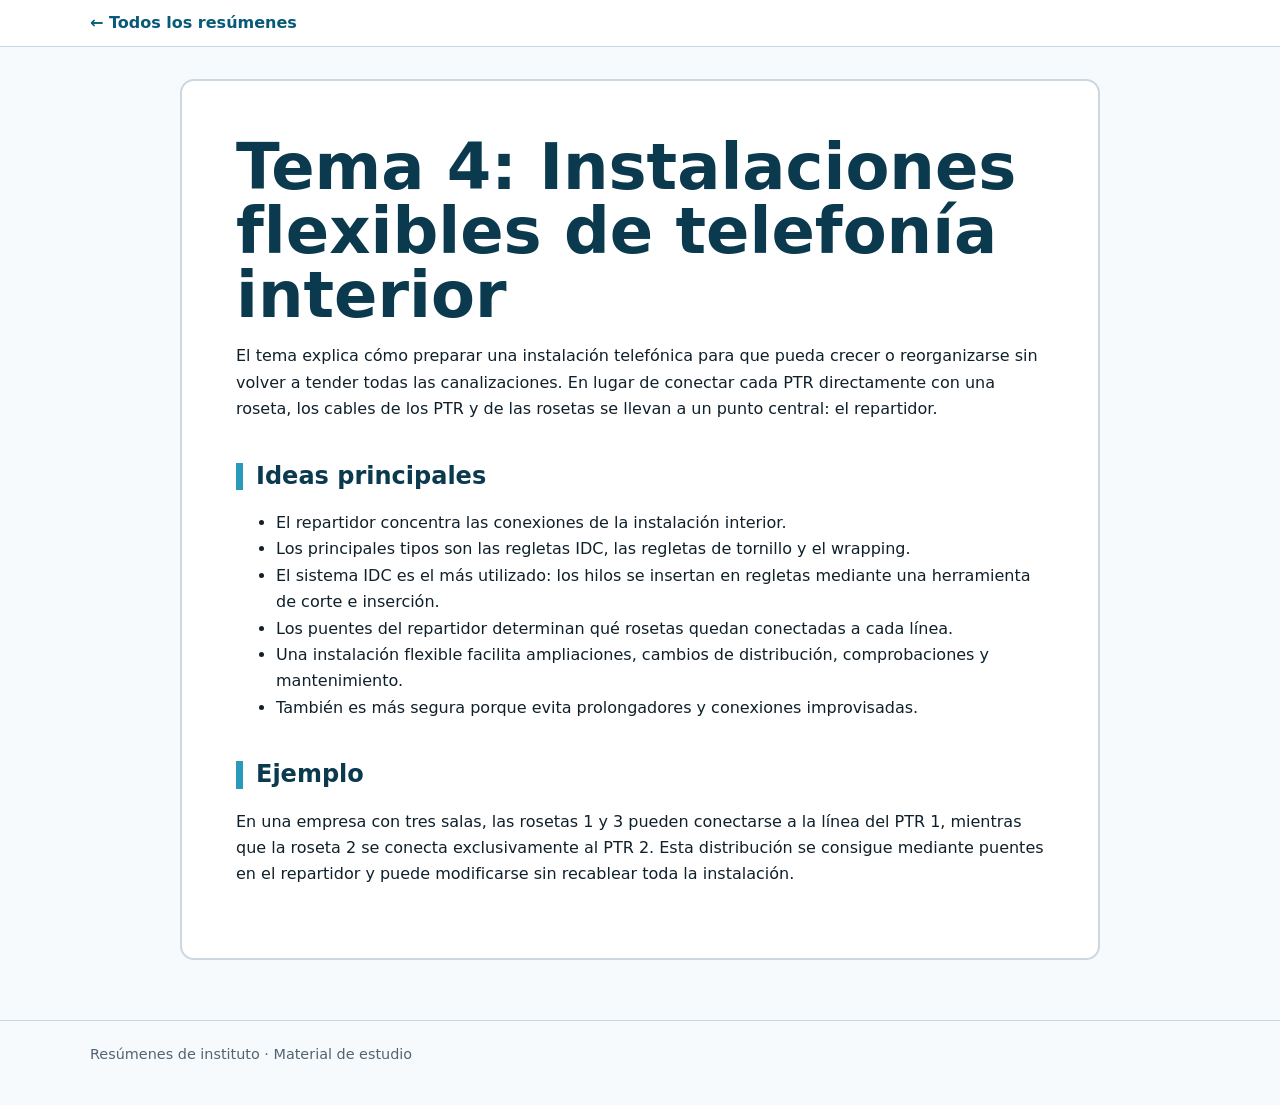
<file: temas/tema4-instalaciones-telefonia.html>
<!doctype html>
<html lang="es"><head><meta charset="utf-8"><meta name="viewport" content="width=device-width, initial-scale=1"><title>Tema 4 · Instalaciones de telefonía · Resúmenes de instituto</title><link rel="stylesheet" href="../styles-v2.css"></head>
<body><nav class="nav"><div class="wrap"><a href="../index.html">← Todos los resúmenes</a></div></nav><main class="wrap"><article><h1>Tema 4: Instalaciones flexibles de telefonía interior</h1>
<p>El tema explica cómo preparar una instalación telefónica para que pueda crecer o reorganizarse sin volver a tender todas las canalizaciones. En lugar de conectar cada PTR directamente con una roseta, los cables de los PTR y de las rosetas se llevan a un punto central: el repartidor.</p>
<h2>Ideas principales</h2>
<ul>
<li>El repartidor concentra las conexiones de la instalación interior.</li>
<li>Los principales tipos son las regletas IDC, las regletas de tornillo y el wrapping.</li>
<li>El sistema IDC es el más utilizado: los hilos se insertan en regletas mediante una herramienta de corte e inserción.</li>
<li>Los puentes del repartidor determinan qué rosetas quedan conectadas a cada línea.</li>
<li>Una instalación flexible facilita ampliaciones, cambios de distribución, comprobaciones y mantenimiento.</li>
<li>También es más segura porque evita prolongadores y conexiones improvisadas.</li>
</ul>
<h2>Ejemplo</h2>
<p>En una empresa con tres salas, las rosetas 1 y 3 pueden conectarse a la línea del PTR 1, mientras que la roseta 2 se conecta exclusivamente al PTR 2. Esta distribución se consigue mediante puentes en el repartidor y puede modificarse sin recablear toda la instalación.</p></article></main><footer class="foot"><div class="wrap">Resúmenes de instituto · Material de estudio</div></footer></body></html>
</file>
<file: styles.css>
:root{--ink:#10202b;--muted:#526371;--paper:#f7fafc;--card:#fff;--line:#cbd8e1;--accent:#075a78;--accent2:#dff1f7;--gold:#b98500}*{box-sizing:border-box}html{scroll-behavior:smooth}body{margin:0;background:var(--paper);color:var(--ink);font-family:Inter,ui-sans-serif,system-ui,-apple-system,"Segoe UI",sans-serif;line-height:1.65}a{color:var(--accent)}.wrap{width:min(1100px,calc(100% - 32px));margin:auto}.top{background:#0b3a4f;color:white;padding:52px 0 42px;border-bottom:6px solid #2a9abb}.top h1{font-size:clamp(2.4rem,7vw,5rem);line-height:.95;letter-spacing:-.04em;margin:0 0 14px}.top p{max-width:680px;color:#dff1f7;font-size:1.1rem;margin:0}.eyebrow{text-transform:uppercase;letter-spacing:.13em;font:600 .72rem ui-monospace,monospace;color:#8ed4e7}.grid{display:grid;grid-template-columns:repeat(auto-fit,minmax(250px,1fr));gap:18px;margin:34px 0 60px}.card{display:flex;flex-direction:column;background:var(--card);border:2px solid var(--line);border-radius:14px;padding:22px;box-shadow:0 6px 18px #1132470d}.card h2{font-size:1.35rem;line-height:1.15;margin:0 0 9px}.card p{color:var(--muted);margin:0 0 18px}.card .go{margin-top:auto;display:inline-block;background:var(--accent);color:#fff;text-decoration:none;border-radius:8px;padding:9px 13px;font-weight:700;width:max-content}.card .go:hover{background:#093e52}.meta{font:600 .76rem ui-monospace,monospace;color:var(--accent);text-transform:uppercase;letter-spacing:.08em;margin-bottom:9px}.foot{border-top:1px solid var(--line);padding:22px 0 38px;color:var(--muted);font-size:.9rem}article{background:#fff;margin:32px auto 60px;padding:clamp(22px,5vw,54px);border:2px solid var(--line);border-radius:14px;max-width:920px}article h1{font-size:clamp(2rem,6vw,4rem);line-height:1;margin:0 0 12px;color:#0b3a4f}article h2{color:#0b3a4f;border-left:7px solid #2a9abb;padding-left:13px;margin-top:40px;line-height:1.15}article h3{color:var(--accent);margin-top:27px}article code{font-family:ui-monospace,SFMono-Regular,Consolas,monospace;background:#edf3f6;border:1px solid #d4e0e6;border-radius:4px;padding:.1em .3em}article pre{overflow:auto;background:#10202b;color:#f4fbff;border-radius:9px;padding:15px 18px}article pre code{background:transparent;border:0;color:inherit;padding:0}article blockquote{margin:20px 0;padding:13px 17px;background:#fff7d8;border-left:6px solid var(--gold)}article table{border-collapse:collapse;width:100%;display:block;overflow:auto}article th,article td{border:1px solid var(--line);padding:8px 10px;text-align:left}article img{max-width:100%}.back{display:inline-block;margin:22px 0 0;text-decoration:none;font-weight:700}.nav{background:#fff;border-bottom:1px solid var(--line);padding:10px 0}.nav a{margin-right:16px;text-decoration:none;font-weight:650}@media(max-width:600px){.wrap{width:min(100% - 22px,1100px)}.grid{grid-template-columns:1fr}.top{padding:38px 0 32px}}
</file>
<file: styles-v2.css>
:root{--ink:#10202b;--muted:#526371;--paper:#f7fafc;--card:#fff;--line:#cbd8e1;--accent:#075a78;--accent2:#dff1f7;--gold:#b98500}*{box-sizing:border-box}html{scroll-behavior:smooth}body{margin:0;background:var(--paper);color:var(--ink);font-family:Inter,ui-sans-serif,system-ui,-apple-system,"Segoe UI",sans-serif;line-height:1.65}a{color:var(--accent)}.wrap{width:min(1100px,calc(100% - 32px));margin:auto}.top{background:#0b3a4f;color:white;padding:52px 0 42px;border-bottom:6px solid #2a9abb}.top h1{font-size:clamp(2.4rem,7vw,5rem);line-height:.95;letter-spacing:-.04em;margin:0 0 14px}.top p{max-width:680px;color:#dff1f7;font-size:1.1rem;margin:0}.eyebrow{text-transform:uppercase;letter-spacing:.13em;font:600 .72rem ui-monospace,monospace;color:#8ed4e7}.grid{display:grid;grid-template-columns:repeat(auto-fit,minmax(250px,1fr));gap:18px;margin:34px 0 60px}.card{display:flex;flex-direction:column;background:var(--card);border:2px solid var(--line);border-radius:14px;padding:22px;box-shadow:0 6px 18px #1132470d}.card h2{font-size:1.35rem;line-height:1.15;margin:0 0 9px}.card p{color:var(--muted);margin:0 0 18px}.card .go{margin-top:auto;display:inline-block;background:var(--accent);color:#fff;text-decoration:none;border-radius:8px;padding:9px 13px;font-weight:700;width:max-content}.card .go:hover{background:#093e52}.meta{font:600 .76rem ui-monospace,monospace;color:var(--accent);text-transform:uppercase;letter-spacing:.08em;margin-bottom:9px}.foot{border-top:1px solid var(--line);padding:22px 0 38px;color:var(--muted);font-size:.9rem}article{background:#fff;margin:32px auto 60px;padding:clamp(22px,5vw,54px);border:2px solid var(--line);border-radius:14px;max-width:920px}article h1{font-size:clamp(2rem,6vw,4rem);line-height:1;margin:0 0 12px;color:#0b3a4f}article h2{color:#0b3a4f;border-left:7px solid #2a9abb;padding-left:13px;margin-top:40px;line-height:1.15}article h3{color:var(--accent);margin-top:27px}article code{font-family:ui-monospace,SFMono-Regular,Consolas,monospace;background:#edf3f6;border:1px solid #d4e0e6;border-radius:4px;padding:.1em .3em}article pre{overflow:auto;background:#10202b;color:#f4fbff;border-radius:9px;padding:15px 18px}article pre code{background:transparent;border:0;color:inherit;padding:0}article blockquote{margin:20px 0;padding:13px 17px;background:#fff7d8;border-left:6px solid var(--gold)}article table{border-collapse:collapse;width:100%;display:block;overflow:auto}article th,article td{border:1px solid var(--line);padding:8px 10px;text-align:left}article img{max-width:100%}.back{display:inline-block;margin:22px 0 0;text-decoration:none;font-weight:700}.nav{background:#fff;border-bottom:1px solid var(--line);padding:10px 0}.nav a{margin-right:16px;text-decoration:none;font-weight:650}@media(max-width:600px){.wrap{width:min(100% - 22px,1100px)}.grid{grid-template-columns:1fr}.top{padding:38px 0 32px}}
</file>
